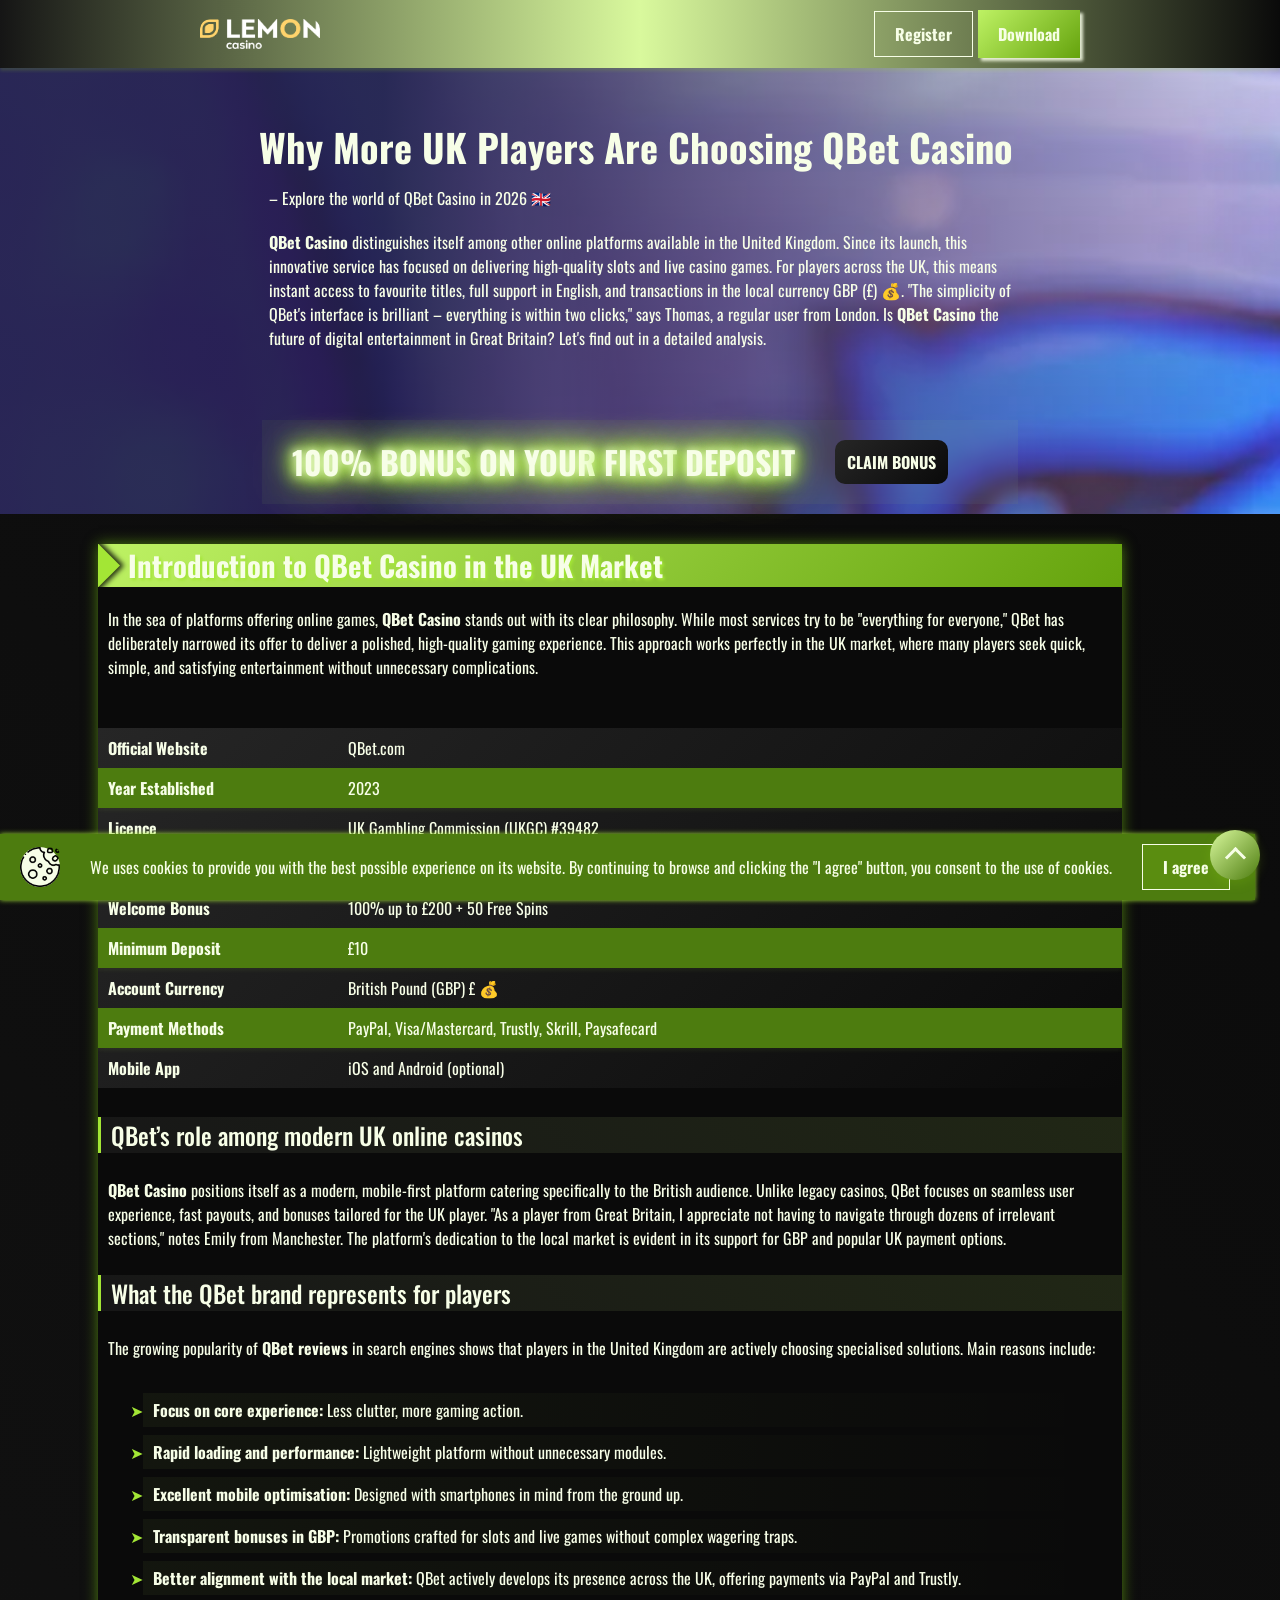
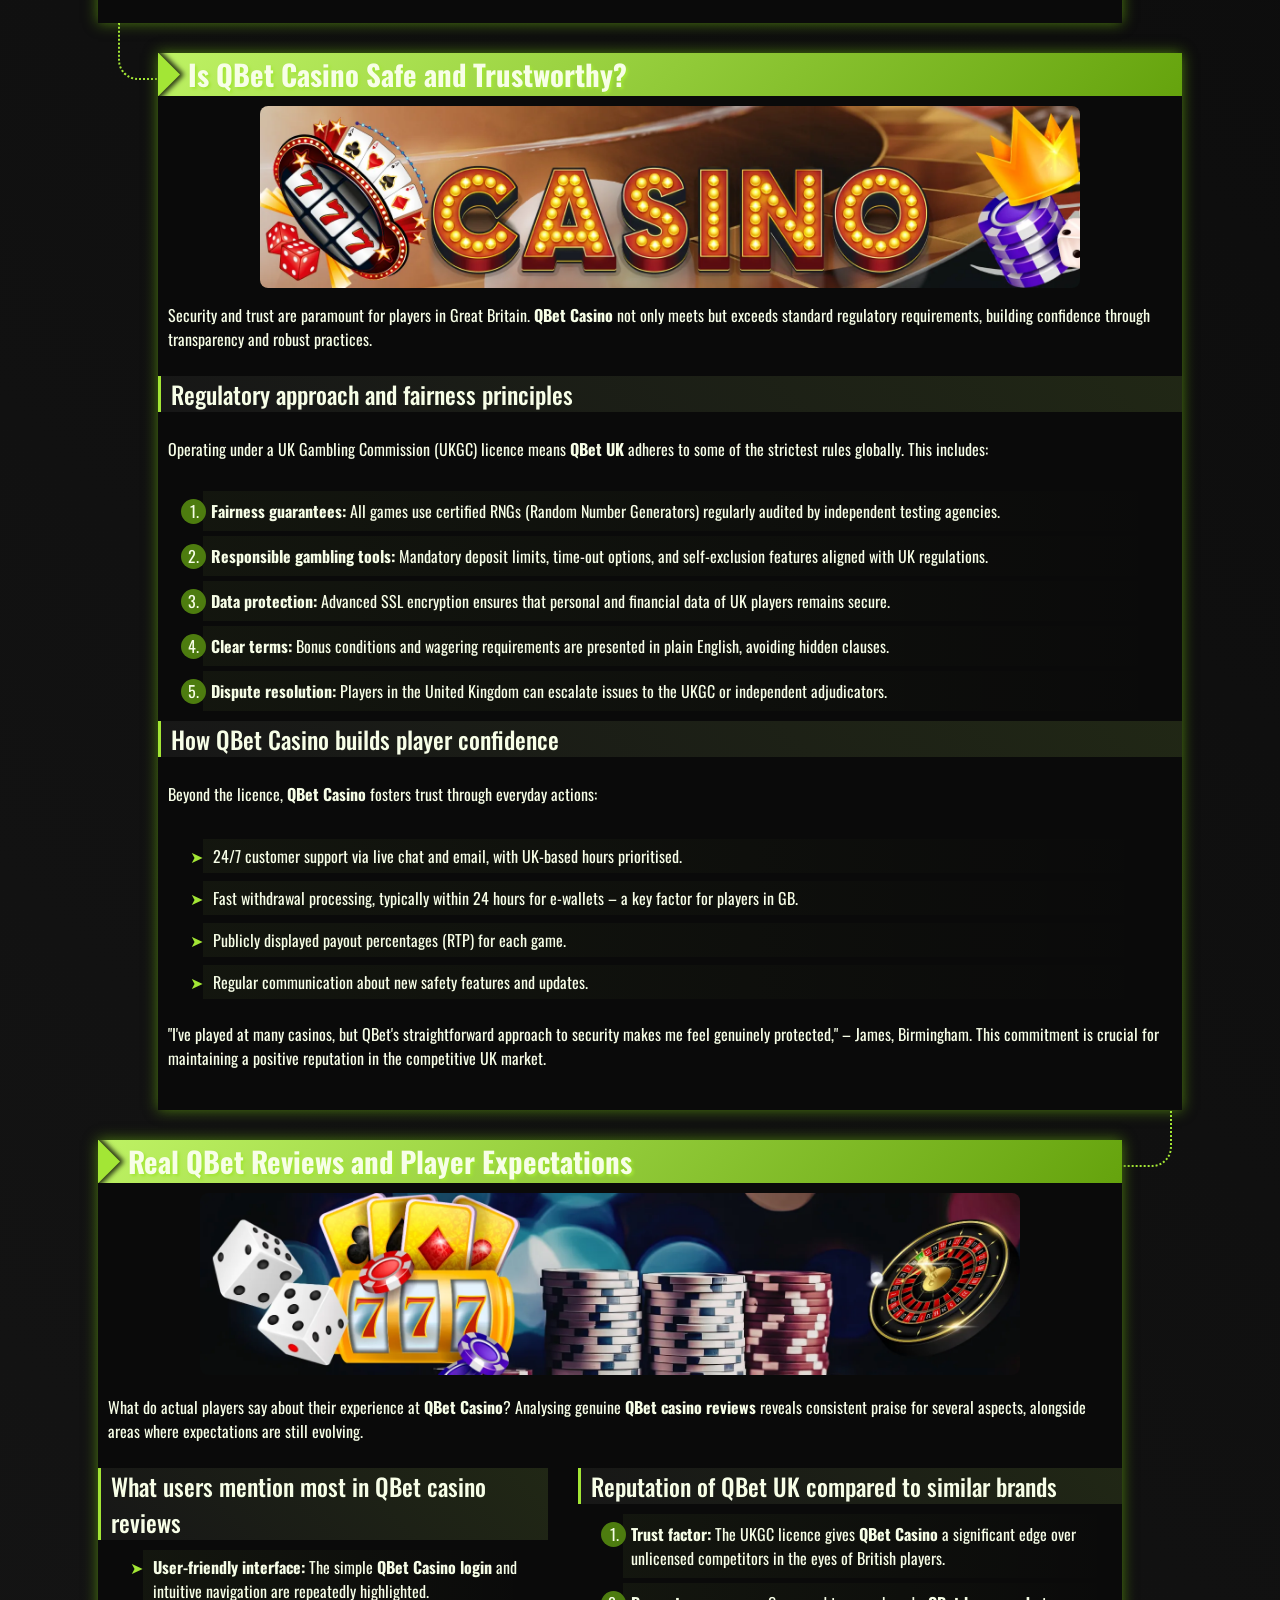
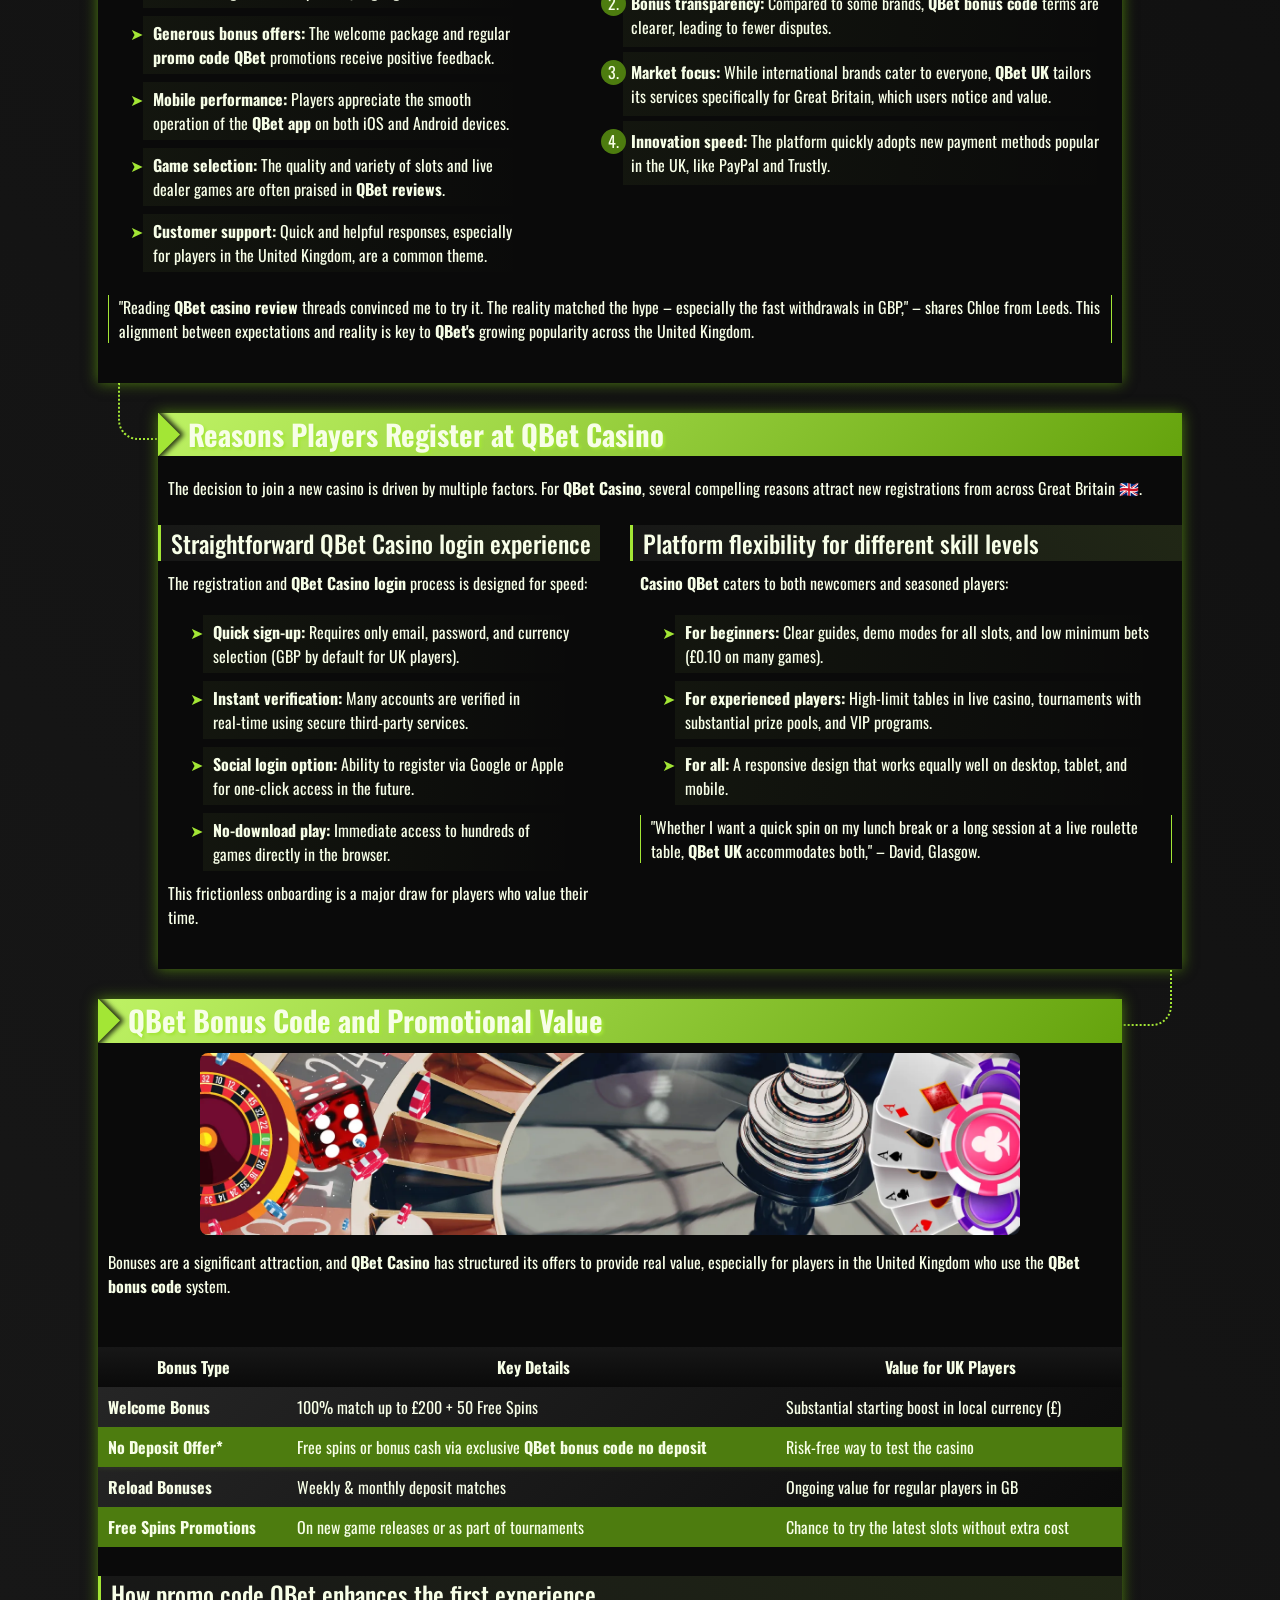
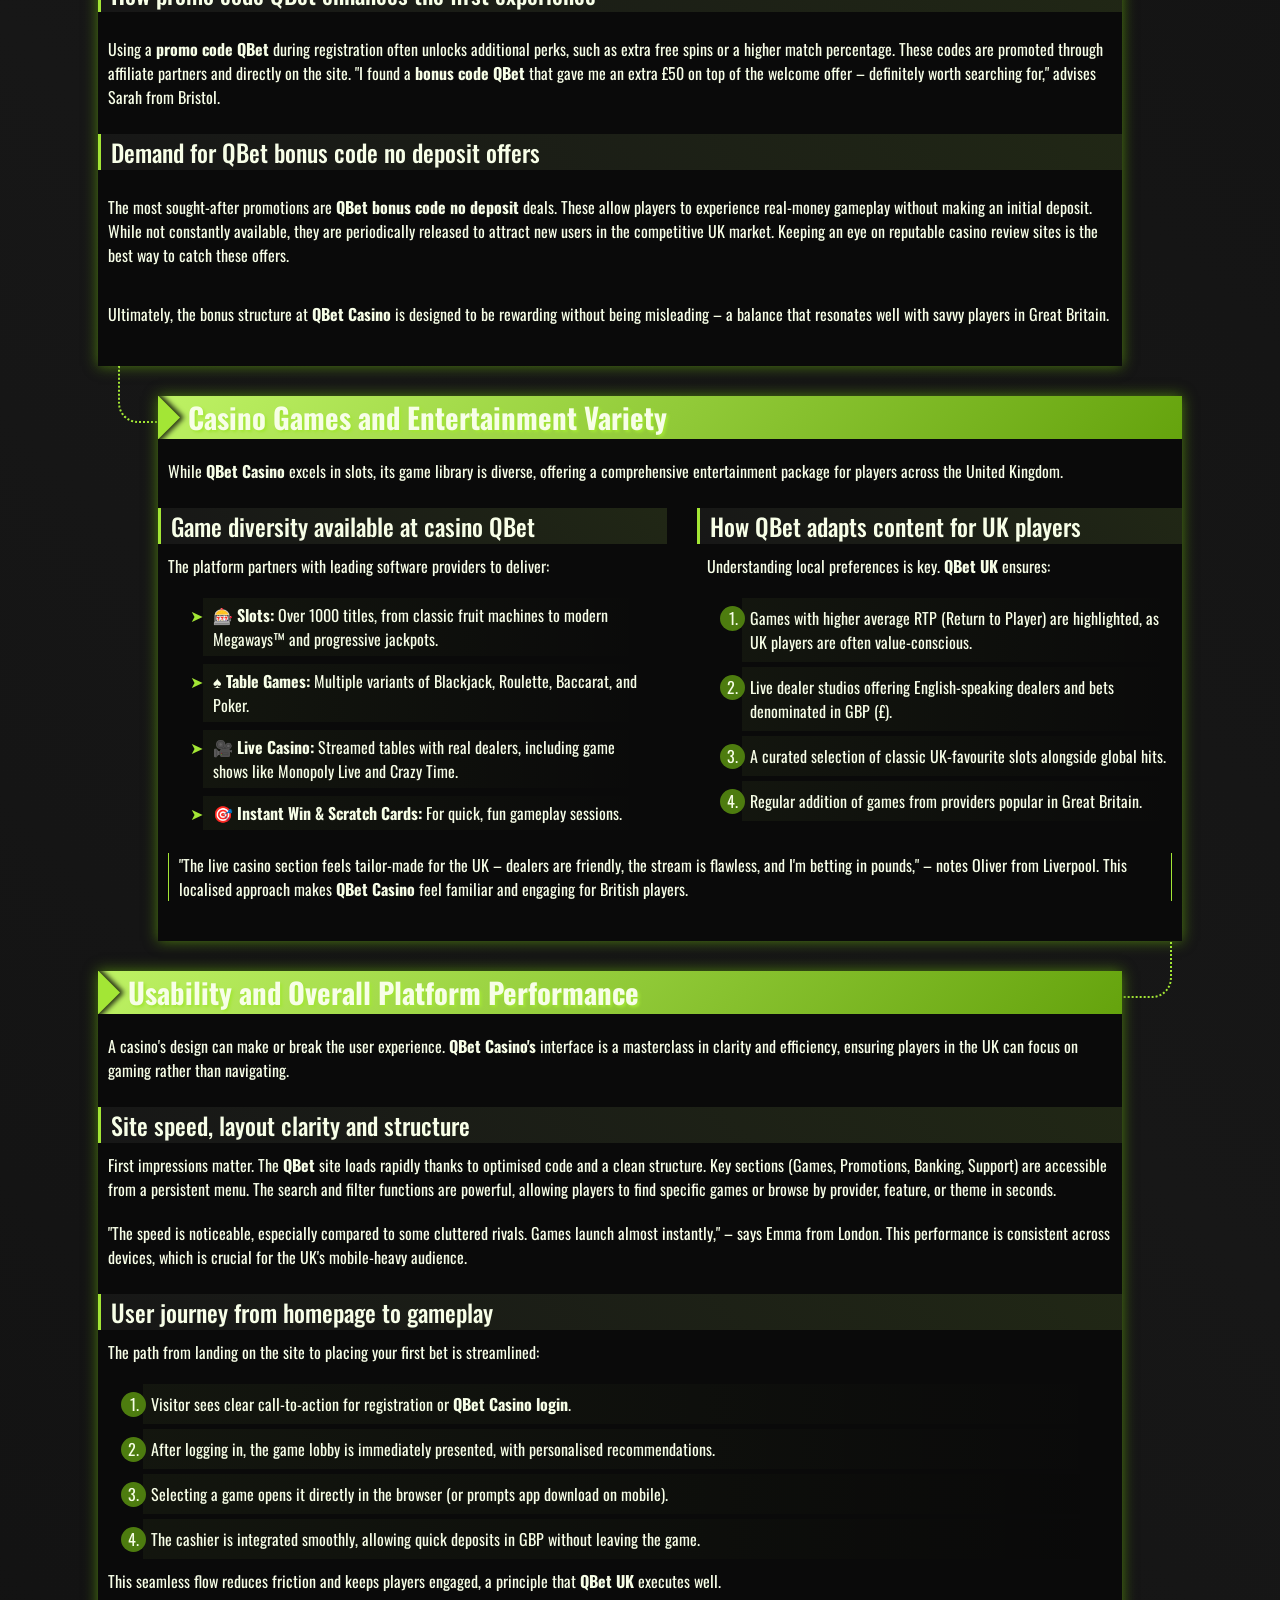
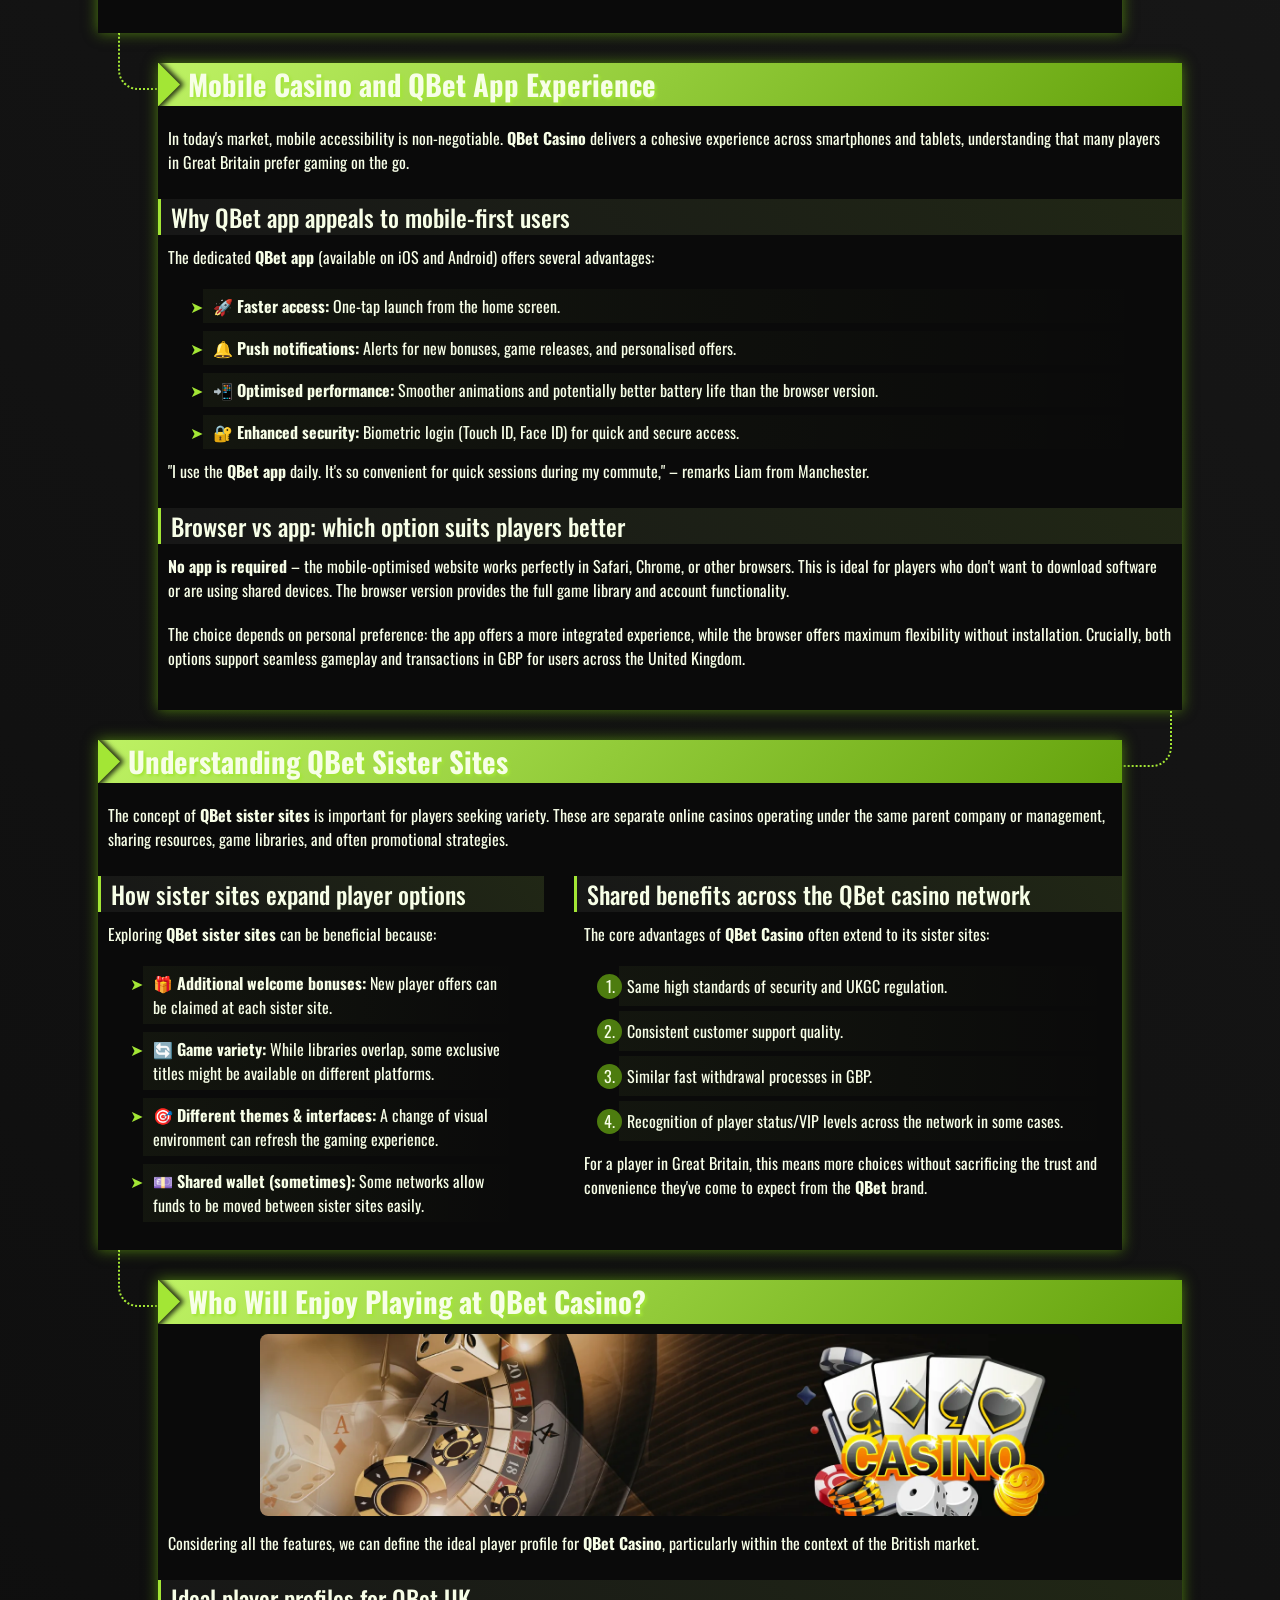
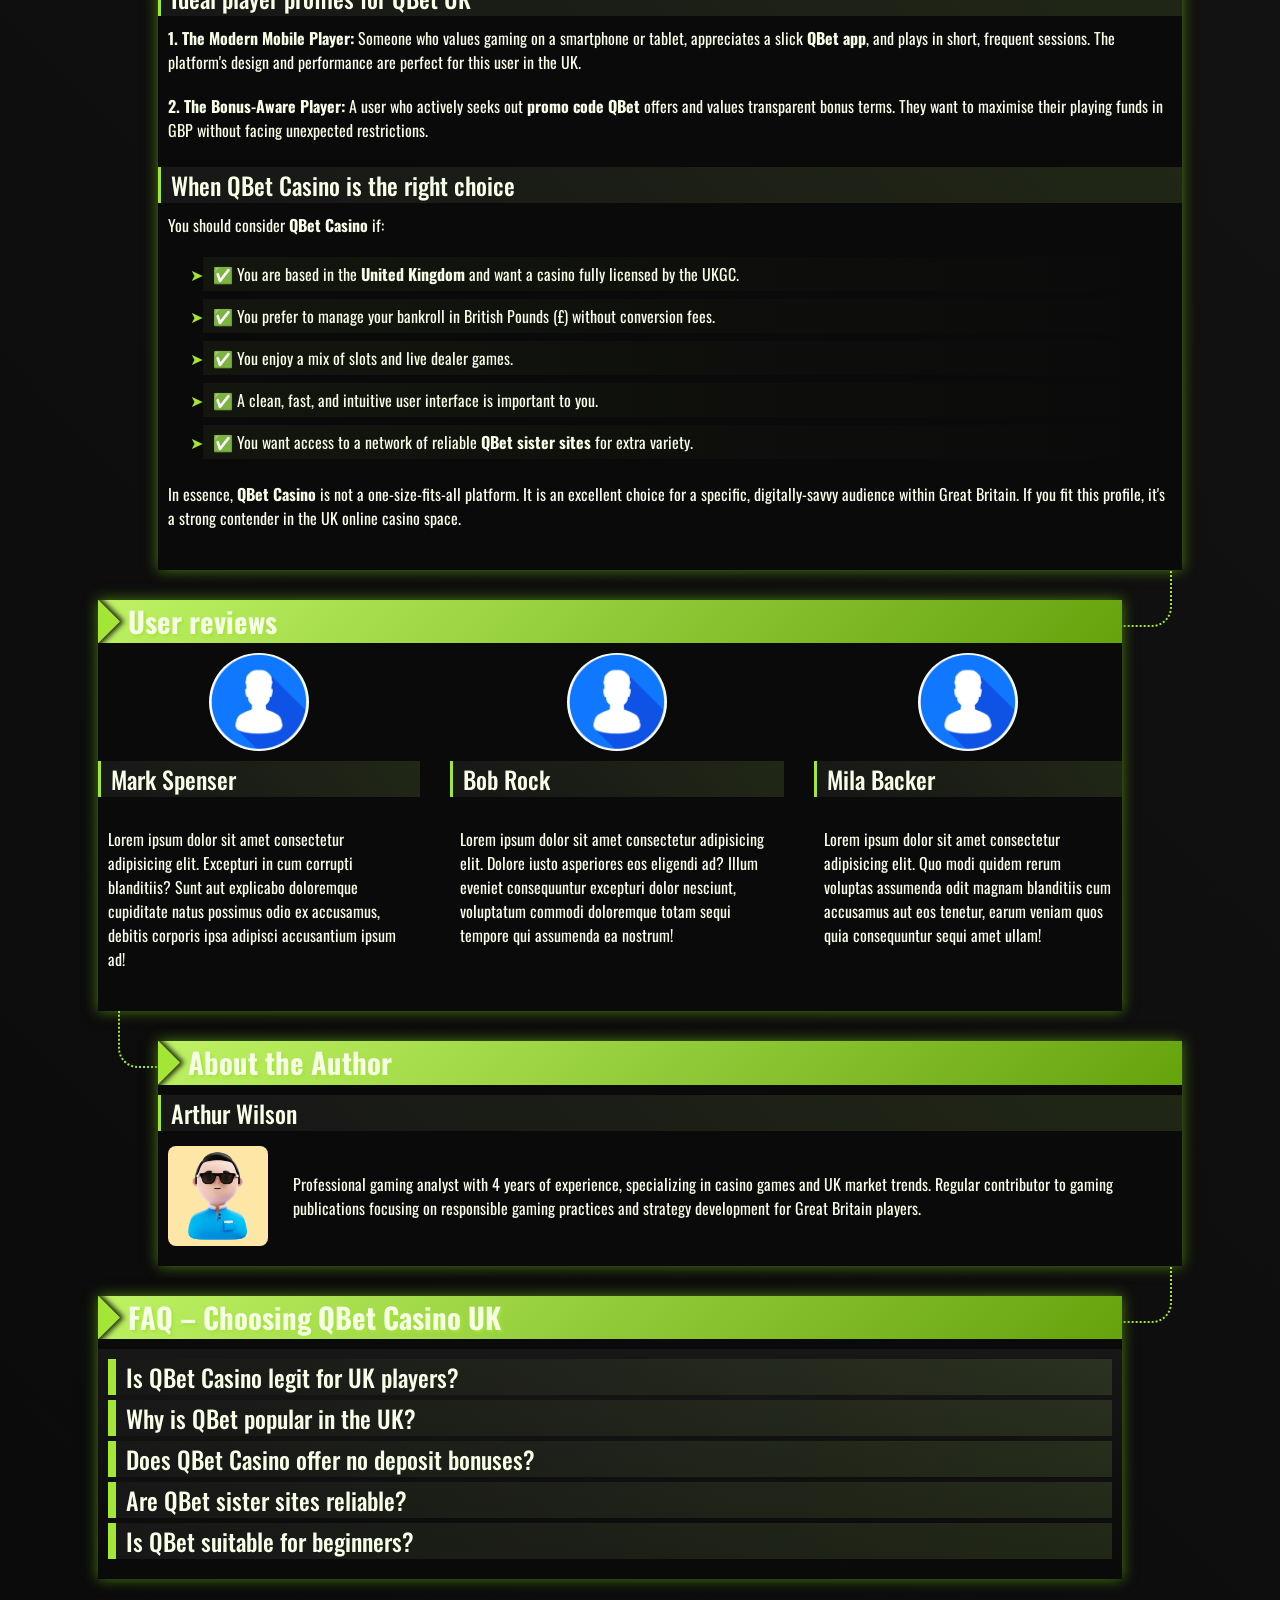
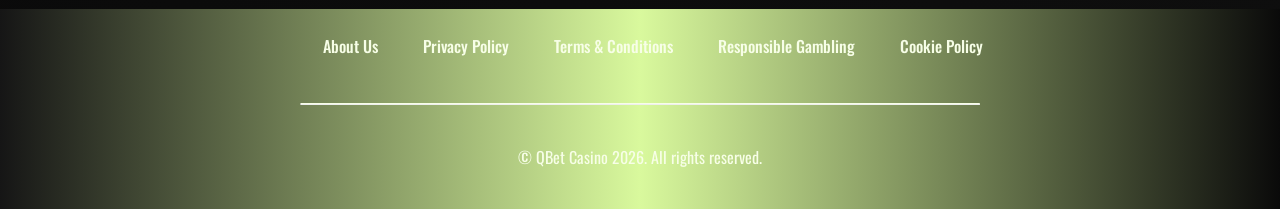
<file: index.html>
<!DOCTYPE html>
<html lang="en">

<head>
    <meta charset="UTF-8">
    <meta name="viewport" content="width=device-width, initial-scale=1.0">
    <link rel="stylesheet" href="style.css">
    <link rel="shortcut icon" href="favicon.ico" type="image/x-icon">
    <title>Why QBet Casino UK Is Gaining Popularity Among Players</title>
    <meta name="description"
        content="Learn why QBet Casino UK stands out: player-focused design, bonus codes, mobile access, sister sites and trusted reviews.">
<meta name="googlebot" content="index, follow, noarchive, max-snippet:-1">
    <link rel="alternate" hreflang="en-GB" href="https://vanessaswhimsicalworld.co.uk/en-gb/">
    <link rel="alternate" hreflang="x-default" href="https://vanessaswhimsicalworld.co.uk/">
    <link rel="canonical" href="https://vanessaswhimsicalworld.co.uk/en-gb/">

    <meta property="og:type" content="website" />
    <meta property="og:title" content="Why QBet Casino UK Is Gaining Popularity Among Players" />
    <meta property="og:description"
        content="Learn why QBet Casino UK stands out: player-focused design, bonus codes, mobile access, sister sites and trusted reviews." />
    <meta property="og:url" content="https://vanessaswhimsicalworld.co.uk/" />
    <meta property="og:site_name" content="QBet Casino" />
    <meta property="og:image" content="https://vanessaswhimsicalworld.co.uk/img/1.webp" />
    <meta property="og:locale" content="en_GB" />

    <meta name="twitter:card" content="summary_large_image" />
    <meta name="twitter:title" content="Why QBet Casino UK Is Gaining Popularity Among Players" />
    <meta name="twitter:description"
        content="Learn why QBet Casino UK stands out: player-focused design, bonus codes, mobile access, sister sites and trusted reviews." />
    <meta name="twitter:image" content="https://vanessaswhimsicalworld.co.uk/img/1.webp" />

    <script type="application/ld+json">
    {
        "@context": "https://schema.org",
        "@type": "Article",
        "headline": "Why QBet Casino UK Is Gaining Popularity Among Players",
        "description": "Learn why QBet Casino UK stands out: player-focused design, bonus codes, mobile access, sister sites and trusted reviews.",
        "mainEntityOfPage": {
            "@type": "WebPage",
            "@id": "https://vanessaswhimsicalworld.co.uk/"
        },
        "author": {
            "@type": "Person",
            "name": "John Smith",
            "url": "https://vanessaswhimsicalworld.co.uk/"
        },
        "publisher": {
            "@type": "Organization",
            "name": "QBet Casino",
            "logo": {
                "@type": "ImageObject",
                "url": "https://vanessaswhimsicalworld.co.uk/img/logo.webp"
            }
        },
        "datePublished": "2026-01-22",
        "dateModified": "2026-01-22"
    }
    </script>

    <script type="application/ld+json">
    {
        "@context": "https://schema.org",
        "@type": "WebSite",
        "url": "https://vanessaswhimsicalworld.co.uk/",
        "name": "QBet Casino",
        "description": "QBet in the United Kingdom: gaming platform, bonuses, and comprehensive reviews.",
        "inLanguage": "en-GB"
    }
    </script>

    <script type="application/ld+json">
    {
        "@context": "https://schema.org",
        "@type": "BreadcrumbList",
        "itemListElement": [{
                "@type": "ListItem",
                "position": 1,
                "name": "Home",
                "item": "https://vanessaswhimsicalworld.co.uk/"
            },
            {
                "@type": "ListItem",
                "position": 2,
                "name": "🎰 +100%",
                "item": "https://vanessaswhimsicalworld.co.uk/"
            }
        ]
    }
    </script>

    <script type="application/ld+json">
    {
      "@context": "https://schema.org",
      "@type": "FAQPage",
      "mainEntity": [
        {
          "@type": "Question",
          "name": "Is QBet Casino legit for UK players?",
          "acceptedAnswer": {
            "@type": "Answer",
            "text": "Yes, QBet Casino operates legally in the UK under a licence from the UK Gambling Commission (UKGC), ensuring fair play and security for all players in Great Britain."
          }
        },
        {
          "@type": "Question",
          "name": "Why is QBet popular in the UK?",
          "acceptedAnswer": {
            "@type": "Answer",
            "text": "QBet Casino's focus on the UK market means tailored bonuses in GBP (£), local payment methods, and an intuitive mobile experience, making it a top choice for players across the United Kingdom."
          }
        },
        {
          "@type": "Question",
          "name": "Does QBet Casino offer no deposit bonuses?",
          "acceptedAnswer": {
            "@type": "Answer",
            "text": "QBet occasionally provides no deposit offers through exclusive bonus codes. Check the promotions page or trusted affiliate sites for the latest QBet bonus code no deposit opportunities."
          }
        },
        {
          "@type": "Question",
          "name": "Are QBet sister sites reliable?",
          "acceptedAnswer": {
            "@type": "Answer",
            "text": "Yes, QBet sister sites operate under the same stringent regulatory standards, offering a consistent and secure experience for UK players."
          }
        },
        {
          "@type": "Question",
          "name": "Is QBet suitable for beginners?",
          "acceptedAnswer": {
            "@type": "Answer",
            "text": "Absolutely. The straightforward QBet Casino login, clear interface, and helpful guides make casino QBet an excellent starting point for new players in the UK."
          }
        }
      ]
    }
    </script>
</head>

<body>
    <header>
        <div class="logo">
            <a href="/"><img src="./img/logo.webp" alt="QBet Casino logo" width="140" height="70"></a>
        </div>
        <div class="header-btn">
            <a href="/play/" rel="nofollow" content="noindex" class="h-violet-btn">Register</a>
            <a href="/play/" rel="nofollow" content="noindex" class="h-accent-btn">Download</a>
        </div>
    </header>

    <main>
        <div class="promo">
            <div class="promo-l ">
                <h1>Why More UK Players Are Choosing QBet Casino</h1>
                <p class="txt">
                    – Explore the world of QBet Casino in 2026 🇬🇧
                </p>
                <p class="txt">
                    <strong>QBet Casino</strong> distinguishes itself among other online platforms available in the
                    United Kingdom. Since its launch, this innovative service has focused on delivering high-quality
                    slots and live casino games. For players across the UK, this means instant access to favourite
                    titles, full support in English, and transactions in the local currency GBP (£) 💰. "The simplicity
                    of QBet's interface is brilliant – everything is within two clicks," says Thomas, a regular user
                    from London. Is <strong>QBet Casino</strong> the future of digital entertainment in Great Britain?
                    Let's find out in a detailed analysis.
                </p>
            </div>

            <div class="promo-gift">
                <p class="txt-accent">
                    <span class="fast-flicker">100% bonus</span> on your <span class="flicker">first</span> deposit
                </p>

                <a href="/play/" rel="nofollow" content="noindex" class="btn-accent">Claim Bonus</a>
            </div>
        </div>

        <div class="wrapper">

            <div class="container" id="">
                <div class="container__header">
                    <h2>Introduction to QBet Casino in the UK Market</h2>
                </div>
                <div class="container__body">
                    <p class="txt">
                        In the sea of platforms offering online games, <strong>QBet Casino</strong> stands out with its
                        clear philosophy. While most services try to be "everything for everyone," QBet has deliberately
                        narrowed its offer to deliver a polished, high-quality gaming experience. This approach works
                        perfectly in the UK market, where many players seek quick, simple, and satisfying entertainment
                        without unnecessary complications.
                    </p>
                    <div class="table-wrapper">
                        <table>
                            <tbody>
                                <tr>
                                    <td class="row-title">Official Website</td>
                                    <td>QBet.com</td>
                                </tr>
                                <tr>
                                    <td class="row-title">Year Established</td>
                                    <td>2023</td>
                                </tr>
                                <tr>
                                    <td class="row-title">Licence</td>
                                    <td>UK Gambling Commission (UKGC) #39482</td>
                                </tr>
                                <tr>
                                    <td class="row-title">Game Providers</td>
                                    <td>NetEnt, Play'n GO, Pragmatic Play, Evolution Gaming, Big Time Gaming</td>
                                </tr>
                                <tr>
                                    <td class="row-title">Welcome Bonus</td>
                                    <td>100% up to £200 + 50 Free Spins</td>
                                </tr>
                                <tr>
                                    <td class="row-title">Minimum Deposit</td>
                                    <td>£10</td>
                                </tr>
                                <tr>
                                    <td class="row-title">Account Currency</td>
                                    <td>British Pound (GBP) £ 💰</td>
                                </tr>
                                <tr>
                                    <td class="row-title">Payment Methods</td>
                                    <td>PayPal, Visa/Mastercard, Trustly, Skrill, Paysafecard</td>
                                </tr>
                                <tr>
                                    <td class="row-title">Mobile App</td>
                                    <td>iOS and Android (optional)</td>
                                </tr>
                            </tbody>
                        </table>
                    </div>
                    <h3>QBet’s role among modern UK online casinos</h3>
                    <p class="txt">
                        <strong>QBet Casino</strong> positions itself as a modern, mobile-first platform catering
                        specifically to the British audience. Unlike legacy casinos, QBet focuses on seamless user
                        experience, fast payouts, and bonuses tailored for the UK player. "As a player from Great
                        Britain, I
                        appreciate not having to navigate through dozens of irrelevant sections," notes Emily from
                        Manchester. The platform's dedication to the local market is evident in its support for GBP and
                        popular UK payment options.
                    </p>
                    <h3>What the QBet brand represents for players</h3>
                    <p class="txt">
                        The growing popularity of <strong>QBet reviews</strong> in search engines shows that players in
                        the
                        United Kingdom are actively choosing specialised solutions. Main reasons include:
                    </p>
                    <ul class="item-list">
                        <li><strong>Focus on core experience:</strong> Less clutter, more gaming action.</li>
                        <li><strong>Rapid loading and performance:</strong> Lightweight platform without unnecessary
                            modules.</li>
                        <li><strong>Excellent mobile optimisation:</strong> Designed with smartphones in mind from
                            the
                            ground up.</li>
                        <li><strong>Transparent bonuses in GBP:</strong> Promotions crafted for slots and live games
                            without complex wagering traps.</li>
                        <li><strong>Better alignment with the local market:</strong> QBet actively develops its
                            presence across the UK, offering payments via PayPal and Trustly.</li>
                    </ul>
                </div>
            </div>

            <div class="container" id="inscription">
                <div class="container__header">
                    <h2>Is QBet Casino Safe and Trustworthy?</h2>
                </div>
                <div class="container__body">
                    <div class="img">
                        <img src="./img/2.webp" alt="QBet Casino Registration" width="1000" height="800">
                    </div>
                    <p class="txt">
                        Security and trust are paramount for players in Great Britain. <strong>QBet Casino</strong> not
                        only
                        meets but exceeds standard regulatory requirements, building confidence through transparency and
                        robust practices.
                    </p>
                    <h3>Regulatory approach and fairness principles</h3>
                    <p class="txt">
                        Operating under a UK Gambling Commission (UKGC) licence means <strong>QBet UK</strong> adheres
                        to
                        some of the strictest rules globally. This includes:
                    </p>
                    <ol>
                        <li><strong>Fairness guarantees:</strong> All games use certified RNGs (Random Number
                            Generators)
                            regularly audited by independent testing agencies.</li>
                        <li><strong>Responsible gambling tools:</strong> Mandatory deposit limits, time‑out options, and
                            self‑exclusion features aligned with UK regulations.</li>
                        <li><strong>Data protection:</strong> Advanced SSL encryption ensures that personal and
                            financial
                            data of UK players remains secure.</li>
                        <li><strong>Clear terms:</strong> Bonus conditions and wagering requirements are presented in
                            plain
                            English, avoiding hidden clauses.</li>
                        <li><strong>Dispute resolution:</strong> Players in the United Kingdom can escalate issues to
                            the
                            UKGC or independent adjudicators.</li>
                    </ol>
                    <h3>How QBet Casino builds player confidence</h3>
                    <p class="txt">
                        Beyond the licence, <strong>QBet Casino</strong> fosters trust through everyday actions:
                    </p>
                    <ul>
                        <li> 24/7 customer support via live chat and email, with UK‑based hours prioritised.</li>
                        <li> Fast withdrawal processing, typically within 24 hours for e‑wallets – a key factor for
                            players
                            in GB.</li>
                        <li> Publicly displayed payout percentages (RTP) for each game.</li>
                        <li> Regular communication about new safety features and updates.</li>
                    </ul>
                    <p class="txt">
                        "I've played at many casinos, but QBet's straightforward approach to security makes me feel
                        genuinely protected," – James, Birmingham. This commitment is crucial for maintaining a positive
                        reputation in the competitive UK market.
                    </p>
                </div>
            </div>

            <div class="container" id="review">
                <div class="container__header">
                    <h2>Real QBet Reviews and Player Expectations</h2>
                </div>
                <div class="img">
                    <img src="./img/1.webp" alt="QBet Casino Bonus" width="1000" height="800">
                </div>
                <div class="container__body">
                    <p class="txt">
                        What do actual players say about their experience at <strong>QBet Casino</strong>? Analysing
                        genuine
                        <strong>QBet casino reviews</strong> reveals consistent praise for several aspects, alongside
                        areas
                        where expectations are still evolving.
                    </p>
                    <div class="comparison-list">
                        <div>
                            <h3>What users mention most in QBet casino reviews</h3>
                            <ul>
                                <li><strong>User‑friendly interface:</strong> The simple <strong>QBet Casino
                                        login</strong>
                                    and intuitive navigation are repeatedly highlighted.</li>
                                <li><strong>Generous bonus offers:</strong> The welcome package and regular
                                    <strong>promo
                                        code QBet</strong> promotions receive positive feedback.
                                </li>
                                <li><strong>Mobile performance:</strong> Players appreciate the smooth operation of the
                                    <strong>QBet app</strong> on both iOS and Android devices.
                                </li>
                                <li><strong>Game selection:</strong> The quality and variety of slots and live dealer
                                    games
                                    are often praised in <strong>QBet reviews</strong>.</li>
                                <li><strong>Customer support:</strong> Quick and helpful responses, especially for
                                    players
                                    in the United Kingdom, are a common theme.</li>
                            </ul>
                        </div>
                        <div>
                            <h3>Reputation of QBet UK compared to similar brands</h3>
                            <ol>
                                <li><strong>Trust factor:</strong> The UKGC licence gives <strong>QBet Casino</strong> a
                                    significant edge over unlicensed competitors in the eyes of British players.</li>
                                <li><strong>Bonus transparency:</strong> Compared to some brands, <strong>QBet bonus
                                        code</strong> terms are clearer, leading to fewer disputes.</li>
                                <li><strong>Market focus:</strong> While international brands cater to everyone,
                                    <strong>QBet UK</strong> tailors its services specifically for Great Britain, which
                                    users notice and value.
                                </li>
                                <li><strong>Innovation speed:</strong> The platform quickly adopts new payment methods
                                    popular in the UK, like PayPal and Trustly.</li>
                            </ol>
                        </div>
                    </div>
                    <p class="txt quote">
                        "Reading <strong>QBet casino review</strong> threads convinced me to try it. The reality matched
                        the
                        hype – especially the fast withdrawals in GBP," – shares Chloe from Leeds. This alignment
                        between
                        expectations and reality is key to <strong>QBet's</strong> growing popularity across the United
                        Kingdom.
                    </p>
                </div>
            </div>
            <div class="container" id="games">
                <div class="container__header">
                    <h2>Reasons Players Register at QBet Casino</h2>
                </div>
                <div class="container__body">
                    <p class="txt">
                        The decision to join a new casino is driven by multiple factors. For <strong>QBet
                            Casino</strong>,
                        several compelling reasons attract new registrations from across Great Britain 🇬🇧.
                    </p>
                    <div class="comparison-list">
                        <div>
                            <h3>Straightforward QBet Casino login experience</h3>
                            <p class="txt">
                                The registration and <strong>QBet Casino login</strong> process is designed for speed:
                            </p>
                            <ul>
                                <li><strong>Quick sign‑up:</strong> Requires only email, password, and currency
                                    selection
                                    (GBP by default for UK players).</li>
                                <li><strong>Instant verification:</strong> Many accounts are verified in real‑time using
                                    secure third‑party services.</li>
                                <li><strong>Social login option:</strong> Ability to register via Google or Apple for
                                    one‑click access in the future.</li>
                                <li><strong>No‑download play:</strong> Immediate access to hundreds of games directly in
                                    the
                                    browser.</li>
                            </ul>
                            <p class="txt">
                                This frictionless onboarding is a major draw for players who value their time.
                            </p>
                        </div>
                        <div>
                            <h3>Platform flexibility for different skill levels</h3>
                            <p class="txt">
                                <strong>Casino QBet</strong> caters to both newcomers and seasoned players:
                            </p>
                            <ul>
                                <li><strong>For beginners:</strong> Clear guides, demo modes for all slots, and low
                                    minimum
                                    bets (£0.10 on many games).</li>
                                <li><strong>For experienced players:</strong> High‑limit tables in live casino,
                                    tournaments
                                    with substantial prize pools, and VIP programs.</li>
                                <li><strong>For all:</strong> A responsive design that works equally well on desktop,
                                    tablet, and mobile.</li>
                            </ul>
                            <p class="txt quote">
                                "Whether I want a quick spin on my lunch break or a long session at a live roulette
                                table,
                                <strong>QBet UK</strong> accommodates both," – David, Glasgow.
                            </p>
                        </div>
                    </div>
                </div>
            </div>
            <div class="container" id="bonus">
                <div class="container__header">
                    <h2>QBet Bonus Code and Promotional Value</h2>
                </div>
                <div class="container__body">
                    <div class="img">
                        <img src="./img/3.webp" alt="QBet Bonus Code and Promotional Value" width="1000" height="800">
                    </div>
                    <p class="txt">
                        Bonuses are a significant attraction, and <strong>QBet Casino</strong> has structured its offers
                        to
                        provide real value, especially for players in the United Kingdom who use the <strong>QBet bonus
                            code</strong> system.
                    </p>
                    <div class="table-wrapper">
                        <table>
                            <thead>
                                <tr>
                                    <th>Bonus Type</th>
                                    <th>Key Details</th>
                                    <th>Value for UK Players</th>
                                </tr>
                            </thead>
                            <tbody>
                                <tr>
                                    <td class="row-title">Welcome Bonus</td>
                                    <td>100% match up to £200 + 50 Free Spins</td>
                                    <td>Substantial starting boost in local currency (£)</td>
                                </tr>
                                <tr>
                                    <td class="row-title">No Deposit Offer*</td>
                                    <td>Free spins or bonus cash via exclusive <strong>QBet bonus code no
                                            deposit</strong>
                                    </td>
                                    <td>Risk‑free way to test the casino</td>
                                </tr>
                                <tr>
                                    <td class="row-title">Reload Bonuses</td>
                                    <td>Weekly & monthly deposit matches</td>
                                    <td>Ongoing value for regular players in GB</td>
                                </tr>
                                <tr>
                                    <td class="row-title">Free Spins Promotions</td>
                                    <td>On new game releases or as part of tournaments</td>
                                    <td>Chance to try the latest slots without extra cost</td>
                                </tr>
                            </tbody>
                        </table>
                    </div>
                    <h3>How promo code QBet enhances the first experience</h3>
                    <p class="txt">
                        Using a <strong>promo code QBet</strong> during registration often unlocks additional perks,
                        such as
                        extra free spins or a higher match percentage. These codes are promoted through affiliate
                        partners
                        and directly on the site. "I found a <strong>bonus code QBet</strong> that gave me an extra £50
                        on
                        top of the welcome offer – definitely worth searching for," advises Sarah from Bristol.
                    </p>
                    <h3>Demand for QBet bonus code no deposit offers</h3>
                    <p class="txt">
                        The most sought‑after promotions are <strong>QBet bonus code no deposit</strong> deals. These
                        allow
                        players to experience real‑money gameplay without making an initial deposit. While not
                        constantly
                        available, they are periodically released to attract new users in the competitive UK market.
                        Keeping
                        an eye on reputable casino review sites is the best way to catch these offers.
                    </p>
                    <p class="txt">
                        Ultimately, the bonus structure at <strong>QBet Casino</strong> is designed to be rewarding
                        without
                        being misleading – a balance that resonates well with savvy players in Great Britain.
                    </p>
                </div>
            </div>

            <div class="container" id="conseils">
                <div class="container__header">
                    <h2>Casino Games and Entertainment Variety</h2>
                </div>
                <div class="container__body">
                    <p class="txt">
                        While <strong>QBet Casino</strong> excels in slots, its game library is diverse, offering a
                        comprehensive entertainment package for players across the United Kingdom.
                    </p>
                    <div class="comparison-list">
                        <div>
                            <h3>Game diversity available at casino QBet</h3>
                            <p class="txt">
                                The platform partners with leading software providers to deliver:
                            </p>
                            <ul>
                                <li>🎰 <strong>Slots:</strong> Over 1000 titles, from classic fruit machines to modern
                                    Megaways™ and progressive jackpots.</li>
                                <li>♠️ <strong>Table Games:</strong> Multiple variants of Blackjack, Roulette, Baccarat,
                                    and
                                    Poker.</li>
                                <li>🎥 <strong>Live Casino:</strong> Streamed tables with real dealers, including game
                                    shows
                                    like Monopoly Live and Crazy Time.</li>
                                <li>🎯 <strong>Instant Win & Scratch Cards:</strong> For quick, fun gameplay sessions.
                                </li>
                            </ul>
                        </div>
                        <div>
                            <h3>How QBet adapts content for UK players</h3>
                            <p class="txt">
                                Understanding local preferences is key. <strong>QBet UK</strong> ensures:
                            </p>
                            <ol>
                                <li>Games with higher average RTP (Return to Player) are highlighted, as UK players are
                                    often value‑conscious.</li>
                                <li>Live dealer studios offering English‑speaking dealers and bets denominated in GBP
                                    (£).
                                </li>
                                <li>A curated selection of classic UK‑favourite slots alongside global hits.</li>
                                <li>Regular addition of games from providers popular in Great Britain.</li>
                            </ol>
                        </div>
                    </div>
                    <p class="txt quote">
                        "The live casino section feels tailor‑made for the UK – dealers are friendly, the stream is
                        flawless, and I'm betting in pounds," – notes Oliver from Liverpool. This localised approach
                        makes
                        <strong>QBet Casino</strong> feel familiar and engaging for British players.
                    </p>
                </div>
            </div>

            <div class="container" id="mobile">
                <div class="container__header">
                    <h2>Usability and Overall Platform Performance</h2>
                </div>
                <div class="container__body">
                    <p class="txt">
                        A casino's design can make or break the user experience. <strong>QBet Casino's</strong>
                        interface is
                        a masterclass in clarity and efficiency, ensuring players in the UK can focus on gaming rather
                        than
                        navigating.
                    </p>
                    <div>
                        <h3>Site speed, layout clarity and structure</h3>
                        <p class="txt">
                            First impressions matter. The <strong>QBet</strong> site loads rapidly thanks to optimised
                            code and a clean structure. Key sections (Games, Promotions, Banking, Support) are
                            accessible from a persistent menu. The search and filter functions are powerful, allowing
                            players to find specific games or browse by provider, feature, or theme in seconds.
                        </p>
                        <p class="txt">
                            "The speed is noticeable, especially compared to some cluttered rivals. Games launch almost
                            instantly," – says Emma from London. This performance is consistent across devices, which is
                            crucial for the UK's mobile‑heavy audience.
                        </p>
                    </div>
                    <div>
                        <h3>User journey from homepage to gameplay</h3>
                        <p class="txt">
                            The path from landing on the site to placing your first bet is streamlined:
                        </p>
                        <ol>
                            <li>Visitor sees clear call‑to‑action for registration or <strong>QBet Casino
                                    login</strong>.</li>
                            <li>After logging in, the game lobby is immediately presented, with personalised
                                recommendations.</li>
                            <li>Selecting a game opens it directly in the browser (or prompts app download on mobile).
                            </li>
                            <li>The cashier is integrated smoothly, allowing quick deposits in GBP without leaving the
                                game.</li>
                        </ol>
                        <p class="txt">
                            This seamless flow reduces friction and keeps players engaged, a principle that <strong>QBet
                                UK</strong> executes well.
                        </p>
                    </div>
                </div>

            </div>

            <div class="container" id="demo">
                <div class="container__header">
                    <h2>Mobile Casino and QBet App Experience</h2>
                </div>
                <div class="container__body">
                    <p class="txt">
                        In today's market, mobile accessibility is non‑negotiable. <strong>QBet Casino</strong> delivers
                        a
                        cohesive experience across smartphones and tablets, understanding that many players in Great
                        Britain
                        prefer gaming on the go.
                    </p>
                    <div>
                        <h3>Why QBet app appeals to mobile‑first users</h3>
                        <p class="txt">
                            The dedicated <strong>QBet app</strong> (available on iOS and Android) offers several
                            advantages:
                        </p>
                        <ul>
                            <li>🚀 <strong>Faster access:</strong> One‑tap launch from the home screen.</li>
                            <li>🔔 <strong>Push notifications:</strong> Alerts for new bonuses, game releases, and
                                personalised offers.</li>
                            <li>📲 <strong>Optimised performance:</strong> Smoother animations and potentially better
                                battery life than the browser version.</li>
                            <li>🔐 <strong>Enhanced security:</strong> Biometric login (Touch ID, Face ID) for quick and
                                secure access.</li>
                        </ul>
                        <p class="txt">
                            "I use the <strong>QBet app</strong> daily. It's so convenient for quick sessions during my
                            commute," – remarks Liam from Manchester.
                        </p>
                    </div>
                    <div>
                        <h3>Browser vs app: which option suits players better</h3>
                        <p class="txt">
                            <strong>No app is required</strong> – the mobile‑optimised website works perfectly in
                            Safari, Chrome, or other browsers. This is ideal for players who don't want to download
                            software or are using shared devices. The browser version provides the full game library and
                            account functionality.
                        </p>
                        <p class="txt">
                            The choice depends on personal preference: the app offers a more integrated experience,
                            while the browser offers maximum flexibility without installation. Crucially, both options
                            support seamless gameplay and transactions in GBP for users across the United Kingdom.
                        </p>
                    </div>
                </div>
            </div>

            <div class="container" id="deposit">
                <div class="container__header">
                    <h2>Understanding QBet Sister Sites</h2>
                </div>
                <div class="container__body">
                    <p class="txt">
                        The concept of <strong>QBet sister sites</strong> is important for players seeking variety.
                        These
                        are separate online casinos operating under the same parent company or management, sharing
                        resources, game libraries, and often promotional strategies.
                    </p>
                    <div class="comparison-list">
                        <div>
                            <h3>How sister sites expand player options</h3>
                            <p class="txt">
                                Exploring <strong>QBet sister sites</strong> can be beneficial because:
                            </p>
                            <ul>
                                <li>🎁 <strong>Additional welcome bonuses:</strong> New player offers can be claimed at
                                    each
                                    sister site.</li>
                                <li>🔄 <strong>Game variety:</strong> While libraries overlap, some exclusive titles
                                    might
                                    be available on different platforms.</li>
                                <li>🎯 <strong>Different themes & interfaces:</strong> A change of visual environment
                                    can
                                    refresh the gaming experience.</li>
                                <li>💷 <strong>Shared wallet (sometimes):</strong> Some networks allow funds to be moved
                                    between sister sites easily.</li>
                            </ul>
                        </div>
                        <div>
                            <h3>Shared benefits across the QBet casino network</h3>
                            <p class="txt">
                                The core advantages of <strong>QBet Casino</strong> often extend to its sister sites:
                            </p>
                            <ol>
                                <li>Same high standards of security and UKGC regulation.</li>
                                <li>Consistent customer support quality.</li>
                                <li>Similar fast withdrawal processes in GBP.</li>
                                <li>Recognition of player status/VIP levels across the network in some cases.</li>
                            </ol>
                            <p class="txt">
                                For a player in Great Britain, this means more choices without sacrificing the trust and
                                convenience they've come to expect from the <strong>QBet</strong> brand.
                            </p>
                        </div>
                    </div>
                </div>
            </div>

            <div class="container" id="withdrawal">
                <div class="container__header">
                    <h2>Who Will Enjoy Playing at QBet Casino?</h2>
                </div>
                <div class="container__body">
                    <div class="img">
                        <img src="./img/4.webp" alt="Who Will Enjoy Playing at QBet Casino?" width="1000" height="800">
                    </div>
                    <p class="txt">
                        Considering all the features, we can define the ideal player profile for <strong>QBet
                            Casino</strong>, particularly within the context of the British market.
                    </p>
                    <div>
                        <h3>Ideal player profiles for QBet UK</h3>
                        <p class="txt">
                            <strong>1. The Modern Mobile Player:</strong> Someone who values gaming on a smartphone or
                            tablet, appreciates a slick <strong>QBet app</strong>, and plays in short, frequent
                            sessions. The platform's design and performance are perfect for this user in the UK.
                        </p>
                        <p class="txt">
                            <strong>2. The Bonus‑Aware Player:</strong> A user who actively seeks out <strong>promo code
                                QBet</strong> offers and values transparent bonus terms. They want to maximise their
                            playing funds in GBP without facing unexpected restrictions.
                        </p>
                    </div>
                    <div>
                        <h3>When QBet Casino is the right choice</h3>
                        <p class="txt">
                            You should consider <strong>QBet Casino</strong> if:
                        </p>
                        <ul>
                            <li>✅ You are based in the <strong>United Kingdom</strong> and want a casino fully licensed
                                by the UKGC.</li>
                            <li>✅ You prefer to manage your bankroll in British Pounds (£) without conversion fees.</li>
                            <li>✅ You enjoy a mix of slots and live dealer games.</li>
                            <li>✅ A clean, fast, and intuitive user interface is important to you.</li>
                            <li>✅ You want access to a network of reliable <strong>QBet sister sites</strong> for extra
                                variety.</li>
                        </ul>
                    </div>
                    <p class="txt">
                        In essence, <strong>QBet Casino</strong> is not a one‑size‑fits‑all platform. It is an excellent
                        choice for a specific, digitally‑savvy audience within Great Britain. If you fit this profile,
                        it's
                        a strong contender in the UK online casino space.
                    </p>
                </div>
            </div>

            <div class="container" id="user-reviews">
                <div class="container__header">
                    <h2>User reviews</h2>
                </div>
                <div class="container__body">
                    <div class="comparison-list">
                        <div class="rewiev-item">
                            <img src="./img/user.webp" alt="User1" class="user-img">
                            <h3>Mark Spenser</h3>
                            <p class="txt">Lorem ipsum dolor sit amet consectetur adipisicing elit. Excepturi in cum
                                corrupti blanditiis? Sunt aut explicabo doloremque cupiditate natus possimus odio ex
                                accusamus, debitis corporis ipsa adipisci accusantium ipsum ad!</p>
                        </div>
                        <div class="rewiev-item">
                            <img src="./img/user.webp" alt="user2" class="user-img">
                            <h3>Bob Rock</h3>
                            <p class="txt">Lorem ipsum dolor sit amet consectetur adipisicing elit. Dolore iusto
                                asperiores eos eligendi ad? Illum eveniet consequuntur excepturi dolor nesciunt,
                                voluptatum commodi doloremque totam sequi tempore qui assumenda ea nostrum!
                            </p>
                        </div>
                        <div class="rewiev-item">
                            <img src="./img/user.webp" alt="user3" class="user-img">
                            <h3>Mila Backer</h3>
                            <p class="txt">Lorem ipsum dolor sit amet consectetur adipisicing elit. Quo modi quidem
                                rerum voluptas assumenda odit magnam blanditiis cum accusamus aut eos tenetur, earum
                                veniam quos quia consequuntur sequi amet ullam!
                            </p>
                        </div>
                    </div>
                </div>
            </div>

            <div class="container" id="author">
                <div class="container__header">
                    <h2>About the Author</h2>
                </div>
                <div class="container__body">
                    <h3>Arthur Wilson</h3>
                    <div class="about-author">
                        <img src="./img/author.webp" alt="Author" class="author-img">
                        <p class="txt">Professional gaming analyst with 4 years of experience, specializing in casino
                            games
                            and UK market trends. Regular
                            contributor to gaming publications focusing on responsible gaming practices and strategy
                            development for Great Britain
                            players.</p>
                    </div>
                </div>
            </div>

            <div class="container" id="faq">
                <div class="container__header">
                    <h2>FAQ – Choosing QBet Casino UK</h2>
                </div>

                <div class="faq-content">
                    <details class="qa-content__item">
                        <summary>
                            <h3 class="qa-title">
                                Is QBet Casino legit for UK players?
                            </h3>
                        </summary>
                        <div class="qa-answaer">
                            Yes, absolutely. <strong>QBet Casino</strong> operates under a valid licence from the United
                            Kingdom Gambling Commission (UKGC), one of the most stringent regulators globally. This
                            ensures fair games, protection of player funds, and adherence to responsible gambling
                            standards for all users in Great Britain.
                        </div>
                    </details>

                    <details class="qa-content__item">
                        <summary>
                            <h3 class="qa-title">
                                Why is QBet popular in the UK?
                            </h3>
                        </summary>
                        <div class="qa-answaer">
                            <strong>QBet Casino</strong> has gained popularity in the <strong>UK</strong> due to its
                            focused approach on the local market. Key factors include: offering all transactions in GBP
                            (£), supporting UK‑favoured payment methods like PayPal, providing a superior mobile
                            experience via the <strong>QBet app</strong>, and maintaining transparent bonus terms.
                            Players in GB appreciate a platform that feels tailored to their needs.
                        </div>
                    </details>

                    <details class="qa-content__item">
                        <summary>
                            <h3 class="qa-title">
                                Does QBet Casino offer no deposit bonuses?
                            </h3>
                        </summary>
                        <div class="qa-answaer">
                            <strong>QBet Casino</strong> periodically releases <strong>no deposit bonus</strong> offers,
                            often accessible via a specific <strong>QBet bonus code no deposit</strong>. These
                            promotions provide free spins or a small amount of bonus cash without requiring an initial
                            deposit. They are ideal for new players in the United Kingdom to test the platform
                            risk‑free. Availability varies, so check the promotions page regularly.
                        </div>
                    </details>

                    <details class="qa-content__item">
                        <summary>
                            <h3 class="qa-title">
                                Are QBet sister sites reliable?
                            </h3>
                        </summary>
                        <div class="qa-answaer">
                            Yes, <strong>QBet sister sites</strong> are generally as reliable as the main <strong>QBet
                                Casino</strong> platform. They typically operate under the same or similar licences
                            (like the UKGC) and share the same commitment to security and fair play. For players across
                            the United Kingdom, this means you can explore different themed casinos within the network
                            with confidence, knowing your safety and rights are protected.
                        </div>
                    </details>

                    <details class="qa-content__item">
                        <summary>
                            <h3 class="qa-title">
                                Is QBet suitable for beginners?
                            </h3>
                        </summary>
                        <div class="qa-answaer">
                            Yes, <strong>QBet Casino</strong> is an excellent choice for beginners in the
                            <strong>UK</strong>. The registration and <strong>QBet Casino login</strong> process is
                            simple. The interface is clean and intuitive, preventing overwhelm. Most games offer a
                            "demo" or "play for fun" mode, allowing new players to learn rules without risking real
                            money. Furthermore, customer support is readily available to answer any questions from
                            newcomers in Great Britain.
                        </div>
                    </details>
                </div>
            </div>
        </div>
        <div class="top-btn">
            <a href="#"></a>
        </div>
        <input type="checkbox" id="cookie-check" class="cookie-checkbox" hidden>
        <div class="cookie-modal">
            <div class="icon">
                <img src="./img/cookie_icon.webp" alt="cookie icon">
            </div>
            <p class="txt">We uses cookies to provide you with the best possible experience on its
                website. By continuing to
                browse and clicking the "I agree" button, you consent to the use of cookies.</p>
            <label for="cookie-check" class="h-violet-btn agree">I agree</a>
        </div>
    </main>

    <footer>
        <ul class="f-nav">
            <li>
                <a href="/about-us/">About Us</a>
            </li>
            <li>
                <a href="/privacy-policy/">Privacy Policy</a>
            </li>
            <li>
                <a href="/terms-and-conditions/">Terms & Conditions</a>
            </li>
            <li>
                <a href="/responsible-gambling/">Responsible Gambling</a>
            </li>
            <li>
                <a href="/cookie-policy/">Cookie Policy</a>
            </li>
        </ul>


        <hr>

        <p class="txt">
            © QBet Casino 2026. All rights reserved.
        </p>
    </footer>
</body>

</html>
</file>
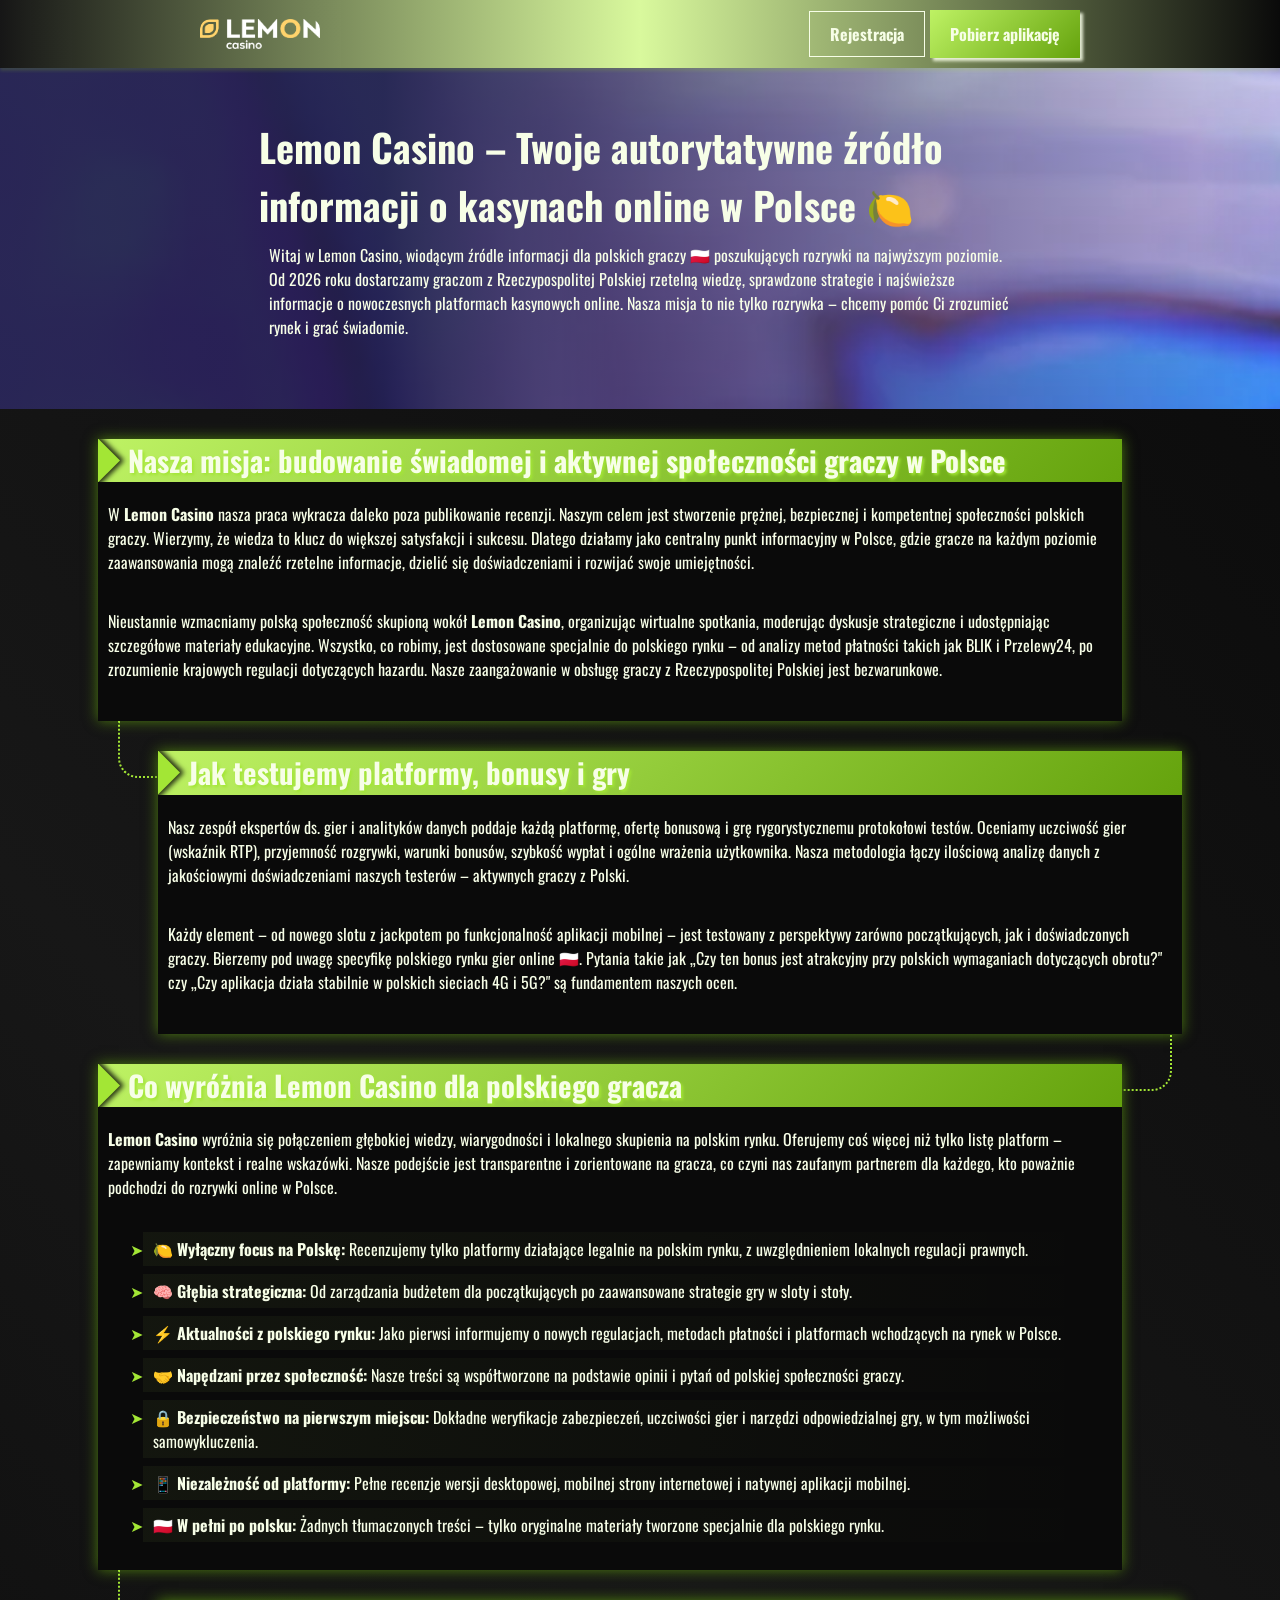
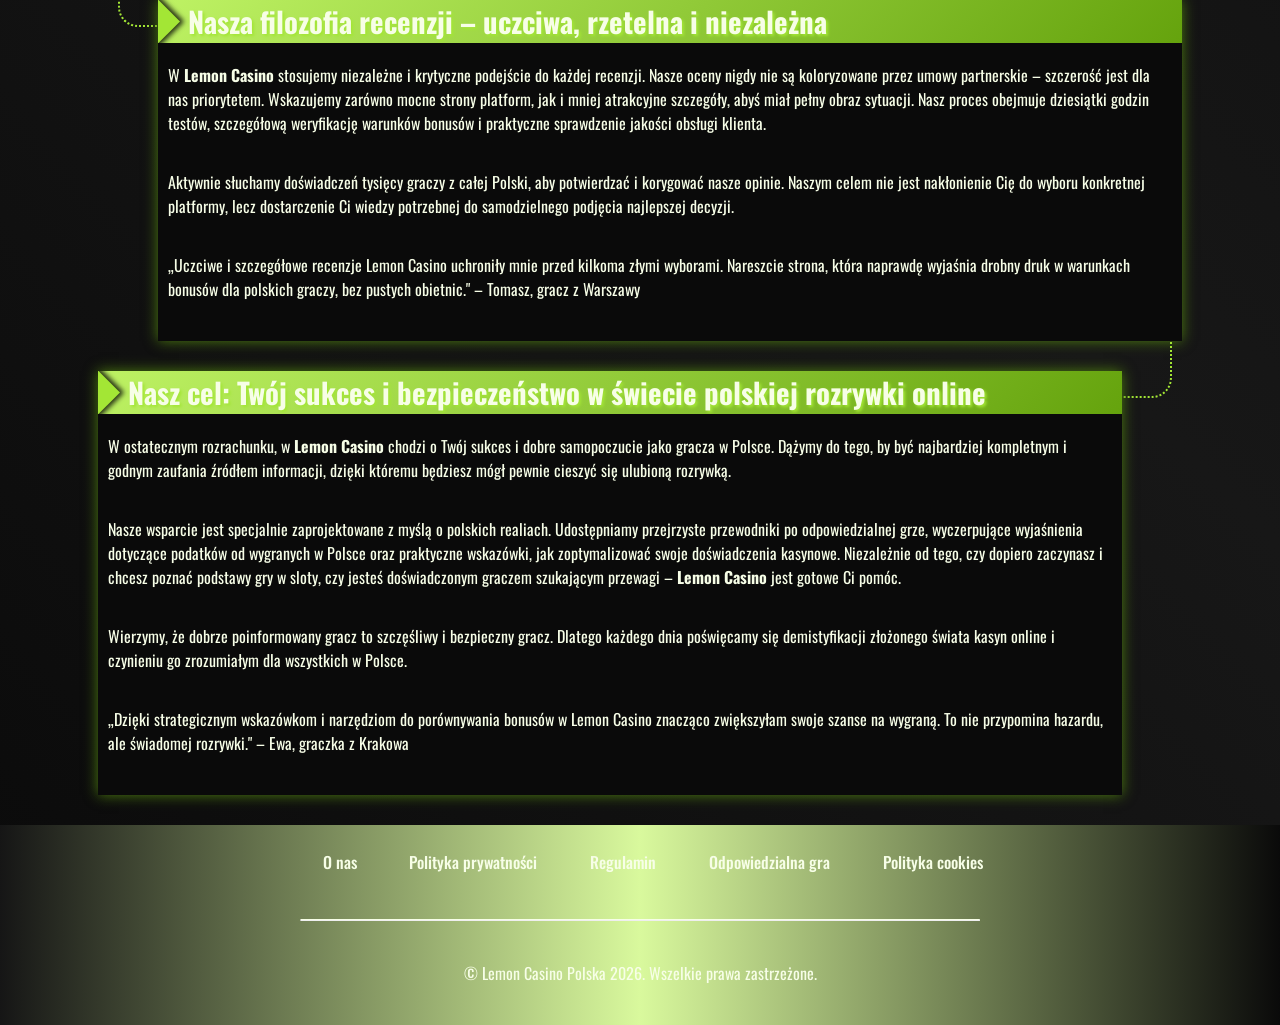
<file: about-us/index.html>
<!DOCTYPE html>
<html lang="pl">

<head>
    <meta charset="UTF-8">
    <meta name="viewport" content="width=device-width, initial-scale=1.0">
    <link rel="stylesheet" href="/style.css">
    <link rel="shortcut icon" href="/favicon.ico" type="image/x-icon">
    <title>Lemon Casino – Twoje zaufane źródło informacji o kasynach online w Polsce</title>
    <meta name="description"
        content="Odkryj wszystko o Lemon Casino: szczegółowe przewodniki, strategie wygrywania, porady ekspertów i najnowsze informacje dla graczy z Polski.">
    <meta name="googlebot" content="index,follow,noarchive">

    <link rel="canonical" href="https://feniksreda.pl/about-us/">

    <meta property="og:type" content="website" />
    <meta property="og:title" content="Lemon Casino – Twoje zaufane źródło informacji o kasynach online w Polsce" />
    <meta property="og:description"
        content="Odkryj wszystko o Lemon Casino: szczegółowe przewodniki, strategie wygrywania, porady ekspertów i najnowsze informacje dla graczy z Polski." />
    <meta property="og:url" content="https://feniksreda.pl/about-us/" />
    <meta property="og:site_name" content="Lemon Casino" />
    <meta property="og:image" content="https://feniksreda.pl/img/1.webp" />
    <meta property="og:locale" content="pl_PL" />

    <meta name="twitter:card" content="summary_large_image" />
    <meta name="twitter:title" content="Lemon Casino – Twoje zaufane źródło informacji o kasynach online w Polsce" />
    <meta name="twitter:description"
        content="Kompletne przewodniki i sprawdzone strategie dla graczy Lemon Casino w Polsce." />
    <meta name="twitter:image" content="https://feniksreda.pl/img/1.webp" />
</head>

<body>

    <header>
        <div class="logo">
            <a href="/"><img src="/img/logo.webp" alt="Lemon Casino logo" width="140" height="70"></a>
        </div>

        <div class="header-btn">
            <a href="/play/" rel="nofollow" content="noindex" class="h-violet-btn">Rejestracja</a>
            <a href="/play/" rel="nofollow" content="noindex" class="h-accent-btn">Pobierz aplikację</a>
        </div>
    </header>

    <main>
        <div class="promo">
            <div class="promo-l">
                <h1>Lemon Casino – Twoje autorytatywne źródło informacji o kasynach online w Polsce 🍋</h1>
                <p class="txt">
                    Witaj w Lemon Casino, wiodącym źródle informacji dla polskich graczy 🇵🇱 poszukujących rozrywki na
                    najwyższym poziomie. Od 2026 roku dostarczamy graczom z Rzeczypospolitej Polskiej rzetelną wiedzę,
                    sprawdzone strategie i najświeższe informacje o nowoczesnych platformach kasynowych online. Nasza
                    misja to nie tylko rozrywka – chcemy pomóc Ci zrozumieć rynek i grać świadomie.
                </p>
            </div>
        </div>

        <div class="wrapper">
            <div class="container">
                <div class="container__header">
                    <h2>Nasza misja: budowanie świadomej i aktywnej społeczności graczy w Polsce</h2>
                </div>
                <div class="container__body">
                    <p class="txt">
                        W <strong>Lemon Casino</strong> nasza praca wykracza daleko poza publikowanie recenzji. Naszym
                        celem jest stworzenie prężnej, bezpiecznej i kompetentnej społeczności polskich graczy.
                        Wierzymy, że wiedza to klucz do większej satysfakcji i sukcesu. Dlatego działamy jako
                        centralny punkt informacyjny w Polsce, gdzie gracze na każdym poziomie zaawansowania mogą
                        znaleźć rzetelne informacje, dzielić się doświadczeniami i rozwijać swoje umiejętności.
                    </p>
                    <p class="txt">
                        Nieustannie wzmacniamy polską społeczność skupioną wokół <strong>Lemon Casino</strong>,
                        organizując wirtualne spotkania, moderując dyskusje strategiczne i udostępniając szczegółowe
                        materiały edukacyjne. Wszystko, co robimy, jest dostosowane specjalnie do polskiego rynku –
                        od analizy metod płatności takich jak BLIK i Przelewy24, po zrozumienie krajowych regulacji
                        dotyczących hazardu. Nasze zaangażowanie w obsługę graczy z Rzeczypospolitej Polskiej jest
                        bezwarunkowe.
                    </p>
                </div>
            </div>

            <div class="container">
                <div class="container__header">
                    <h2>Jak testujemy platformy, bonusy i gry</h2>
                </div>
                <div class="container__body">
                    <p class="txt">
                        Nasz zespół ekspertów ds. gier i analityków danych poddaje każdą platformę, ofertę bonusową
                        i grę rygorystycznemu protokołowi testów. Oceniamy uczciwość gier (wskaźnik RTP), przyjemność
                        rozgrywki, warunki bonusów, szybkość wypłat i ogólne wrażenia użytkownika. Nasza metodologia
                        łączy ilościową analizę danych z jakościowymi doświadczeniami naszych testerów – aktywnych
                        graczy z Polski.
                    </p>
                    <p class="txt">
                        Każdy element – od nowego slotu z jackpotem po funkcjonalność aplikacji mobilnej – jest
                        testowany z perspektywy zarówno początkujących, jak i doświadczonych graczy. Bierzemy pod
                        uwagę specyfikę polskiego rynku gier online 🇵🇱. Pytania takie jak „Czy ten bonus jest
                        atrakcyjny przy polskich wymaganiach dotyczących obrotu?" czy „Czy aplikacja działa stabilnie
                        w polskich sieciach 4G i 5G?" są fundamentem naszych ocen.
                    </p>
                </div>
            </div>

            <div class="container">
                <div class="container__header">
                    <h2>Co wyróżnia Lemon Casino dla polskiego gracza</h2>
                </div>
                <div class="container__body">
                    <p class="txt">
                        <strong>Lemon Casino</strong> wyróżnia się połączeniem głębokiej wiedzy, wiarygodności
                        i lokalnego skupienia na polskim rynku. Oferujemy coś więcej niż tylko listę platform –
                        zapewniamy kontekst i realne wskazówki. Nasze podejście jest transparentne i zorientowane
                        na gracza, co czyni nas zaufanym partnerem dla każdego, kto poważnie podchodzi do rozrywki
                        online w Polsce.
                    </p>
                    <ul>
                        <li>🍋 <strong>Wyłączny focus na Polskę:</strong> Recenzujemy tylko platformy działające
                            legalnie na polskim rynku, z uwzględnieniem lokalnych regulacji prawnych.</li>
                        <li>🧠 <strong>Głębia strategiczna:</strong> Od zarządzania budżetem dla początkujących po
                            zaawansowane strategie gry w sloty i stoły.</li>
                        <li>⚡ <strong>Aktualności z polskiego rynku:</strong> Jako pierwsi informujemy o nowych
                            regulacjach, metodach płatności i platformach wchodzących na rynek w Polsce.</li>
                        <li>🤝 <strong>Napędzani przez społeczność:</strong> Nasze treści są współtworzone na
                            podstawie opinii i pytań od polskiej społeczności graczy.</li>
                        <li>🔒 <strong>Bezpieczeństwo na pierwszym miejscu:</strong> Dokładne weryfikacje
                            zabezpieczeń, uczciwości gier i narzędzi odpowiedzialnej gry, w tym możliwości
                            samowykluczenia.</li>
                        <li>📱 <strong>Niezależność od platformy:</strong> Pełne recenzje wersji desktopowej,
                            mobilnej strony internetowej i natywnej aplikacji mobilnej.</li>
                        <li>🇵🇱 <strong>W pełni po polsku:</strong> Żadnych tłumaczonych treści – tylko oryginalne
                            materiały tworzone specjalnie dla polskiego rynku.</li>
                    </ul>
                </div>
            </div>

            <div class="container">
                <div class="container__header">
                    <h2>Nasza filozofia recenzji – uczciwa, rzetelna i niezależna</h2>
                </div>
                <div class="container__body">
                    <p class="txt">
                        W <strong>Lemon Casino</strong> stosujemy niezależne i krytyczne podejście do każdej
                        recenzji. Nasze oceny nigdy nie są koloryzowane przez umowy partnerskie – szczerość jest
                        dla nas priorytetem. Wskazujemy zarówno mocne strony platform, jak i mniej atrakcyjne
                        szczegóły, abyś miał pełny obraz sytuacji. Nasz proces obejmuje dziesiątki godzin testów,
                        szczegółową weryfikację warunków bonusów i praktyczne sprawdzenie jakości obsługi klienta.
                    </p>
                    <p class="txt">
                        Aktywnie słuchamy doświadczeń tysięcy graczy z całej Polski, aby potwierdzać i korygować
                        nasze opinie. Naszym celem nie jest nakłonienie Cię do wyboru konkretnej platformy, lecz
                        dostarczenie Ci wiedzy potrzebnej do samodzielnego podjęcia najlepszej decyzji.
                    </p>
                    <p class="txt">
                        „Uczciwe i szczegółowe recenzje Lemon Casino uchroniły mnie przed kilkoma złymi wyborami.
                        Nareszcie strona, która naprawdę wyjaśnia drobny druk w warunkach bonusów dla polskich
                        graczy, bez pustych obietnic." – Tomasz, gracz z Warszawy
                    </p>
                </div>
            </div>

            <div class="container">
                <div class="container__header">
                    <h2>Nasz cel: Twój sukces i bezpieczeństwo w świecie polskiej rozrywki online</h2>
                </div>
                <div class="container__body">
                    <p class="txt">
                        W ostatecznym rozrachunku, w <strong>Lemon Casino</strong> chodzi o Twój sukces i dobre
                        samopoczucie jako gracza w Polsce. Dążymy do tego, by być najbardziej kompletnym i godnym
                        zaufania źródłem informacji, dzięki któremu będziesz mógł pewnie cieszyć się ulubioną
                        rozrywką.
                    </p>
                    <p class="txt">
                        Nasze wsparcie jest specjalnie zaprojektowane z myślą o polskich realiach. Udostępniamy
                        przejrzyste przewodniki po odpowiedzialnej grze, wyczerpujące wyjaśnienia dotyczące podatków
                        od wygranych w Polsce oraz praktyczne wskazówki, jak zoptymalizować swoje doświadczenia
                        kasynowe. Niezależnie od tego, czy dopiero zaczynasz i chcesz poznać podstawy gry w sloty,
                        czy jesteś doświadczonym graczem szukającym przewagi – <strong>Lemon Casino</strong> jest
                        gotowe Ci pomóc.
                    </p>
                    <p class="txt">
                        Wierzymy, że dobrze poinformowany gracz to szczęśliwy i bezpieczny gracz. Dlatego każdego
                        dnia poświęcamy się demistyfikacji złożonego świata kasyn online i czynieniu go zrozumiałym
                        dla wszystkich w Polsce.
                    </p>
                    <p class="txt">
                        „Dzięki strategicznym wskazówkom i narzędziom do porównywania bonusów w Lemon Casino
                        znacząco zwiększyłam swoje szanse na wygraną. To nie przypomina hazardu, ale świadomej
                        rozrywki." – Ewa, graczka z Krakowa
                    </p>
                </div>
            </div>
        </div>
    </main>

    <footer>
        <ul class="f-nav">
            <li>
                <a href="/about-us/">O nas</a>
            </li>
            <li>
                <a href="/privacy-policy/">Polityka prywatności</a>
            </li>
            <li>
                <a href="/terms-and-conditions/">Regulamin</a>
            </li>
            <li>
                <a href="/responsible-gambling/">Odpowiedzialna gra</a>
            </li>
            <li>
                <a href="/cookie-policy/">Polityka cookies</a>
            </li>
        </ul>

        <hr>

        <p class="txt">
            © Lemon Casino Polska 2026. Wszelkie prawa zastrzeżone.
        </p>
    </footer>
</body>

</html>
</file>
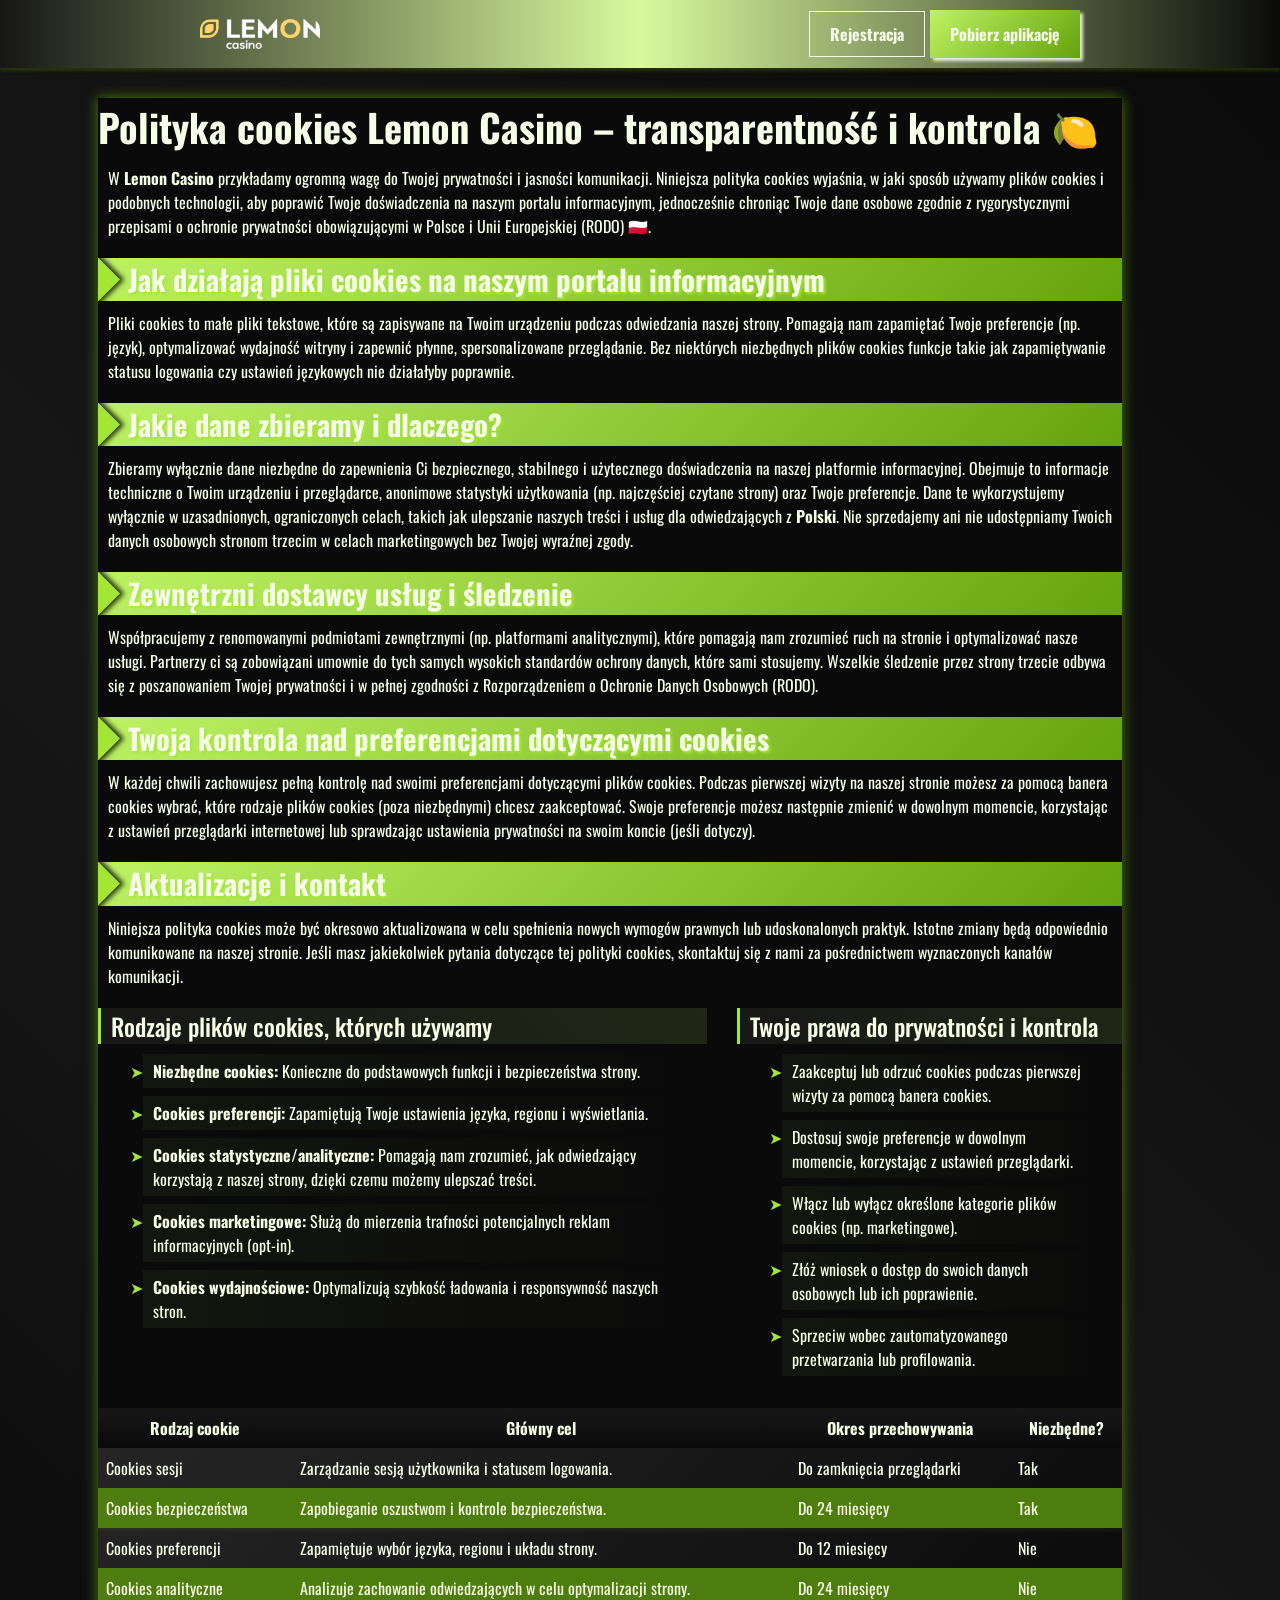
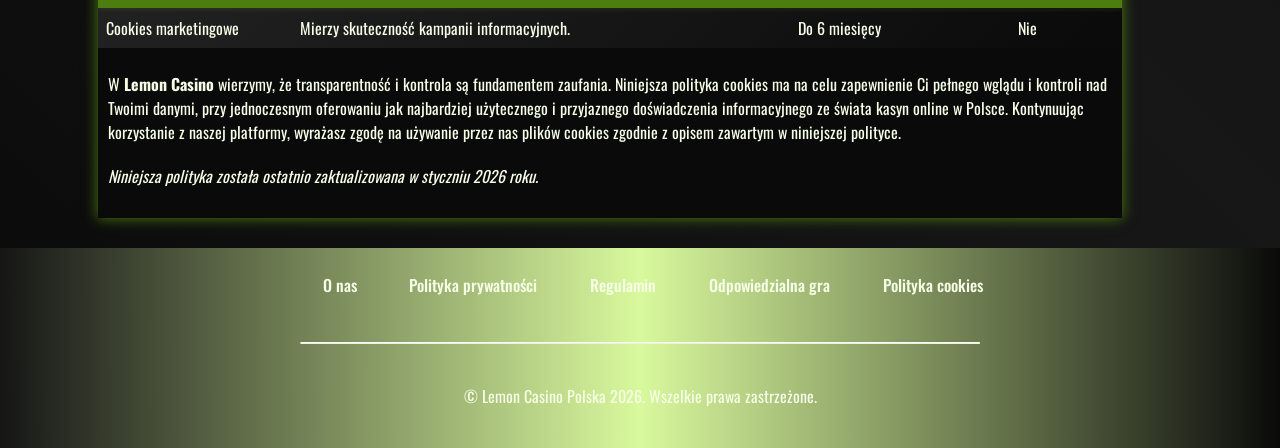
<file: cookie-policy/index.html>
<!DOCTYPE html>
<html lang="pl">

<head>
    <meta charset="UTF-8">
    <meta name="viewport" content="width=device-width, initial-scale=1.0">
    <link rel="stylesheet" href="/style.css">
    <link rel="shortcut icon" href="/favicon.ico" type="image/x-icon">
    <title>Lemon Casino – Twoja prywatność i transparentność są naszym priorytetem</title>
    <meta name="description"
        content="W Lemon Casino dbamy o Twoje dane z najwyższą starannością. Zapoznaj się z naszą polityką cookies, aby dowiedzieć się, jak pliki cookies usprawniają Twoje doświadczenia, z pełną transparentnością w kwestii prywatności w Polsce.">
    <meta name="googlebot" content="index,follow,noarchive">

    <link rel="canonical" href="https://feniksreda.pl/cookie-policy/">

    <meta property="og:type" content="website" />
    <meta property="og:title" content="Lemon Casino – Twoja prywatność i transparentność są naszym priorytetem" />
    <meta property="og:description"
        content="Polityka cookies Lemon Casino – jak chronimy Twoje dane i optymalizujemy Twoje doświadczenia informacyjne." />
    <meta property="og:url" content="https://feniksreda.pl/cookie-policy/" />
    <meta property="og:site_name" content="Lemon Casino" />
    <meta property="og:locale" content="pl_PL" />

    <meta name="twitter:card" content="summary" />
    <meta name="twitter:title" content="Polityka cookies – Lemon Casino" />
    <meta name="twitter:description"
        content="Dowiedz się, jak Lemon Casino używa plików cookies, aby poprawić Twoje doświadczenia informacyjne i użytkownika." />
</head>

<body>

    <header>
        <div class="logo">
            <a href="/"><img src="/img/logo.webp" alt="Lemon Casino logo" width="140" height="70"></a>
        </div>

        <div class="header-btn">
            <a href="/play/" rel="nofollow" content="noindex" class="h-violet-btn">Rejestracja</a>
            <a href="/play/" rel="nofollow" content="noindex" class="h-accent-btn">Pobierz aplikację</a>
        </div>
    </header>

    <main>
        <div class="wrapper">
            <div class="container">
                <h1>Polityka cookies Lemon Casino – transparentność i kontrola 🍋</h1>
                <p class="txt">
                    W <strong>Lemon Casino</strong> przykładamy ogromną wagę do Twojej prywatności i jasności
                    komunikacji. Niniejsza polityka cookies wyjaśnia, w jaki sposób używamy plików cookies i
                    podobnych technologii, aby poprawić Twoje doświadczenia na naszym portalu informacyjnym,
                    jednocześnie chroniąc Twoje dane osobowe zgodnie z rygorystycznymi przepisami o ochronie
                    prywatności obowiązującymi w Polsce i Unii Europejskiej (RODO) 🇵🇱.
                </p>

                <div class="container__header">
                    <h2>Jak działają pliki cookies na naszym portalu informacyjnym</h2>
                </div>
                <p class="txt">
                    Pliki cookies to małe pliki tekstowe, które są zapisywane na Twoim urządzeniu podczas
                    odwiedzania naszej strony. Pomagają nam zapamiętać Twoje preferencje (np. język), optymalizować
                    wydajność witryny i zapewnić płynne, spersonalizowane przeglądanie. Bez niektórych niezbędnych
                    plików cookies funkcje takie jak zapamiętywanie statusu logowania czy ustawień językowych nie
                    działałyby poprawnie.
                </p>

                <div class="container__header">
                    <h2>Jakie dane zbieramy i dlaczego?</h2>
                </div>
                <p class="txt">
                    Zbieramy wyłącznie dane niezbędne do zapewnienia Ci bezpiecznego, stabilnego i użytecznego
                    doświadczenia na naszej platformie informacyjnej. Obejmuje to informacje techniczne o Twoim
                    urządzeniu i przeglądarce, anonimowe statystyki użytkowania (np. najczęściej czytane strony)
                    oraz Twoje preferencje. Dane te wykorzystujemy wyłącznie w uzasadnionych, ograniczonych celach,
                    takich jak ulepszanie naszych treści i usług dla odwiedzających z <strong>Polski</strong>. Nie
                    sprzedajemy ani nie udostępniamy Twoich danych osobowych stronom trzecim w celach marketingowych
                    bez Twojej wyraźnej zgody.
                </p>

                <div class="container__header">
                    <h2>Zewnętrzni dostawcy usług i śledzenie</h2>
                </div>
                <p class="txt">
                    Współpracujemy z renomowanymi podmiotami zewnętrznymi (np. platformami analitycznymi), które
                    pomagają nam zrozumieć ruch na stronie i optymalizować nasze usługi. Partnerzy ci są
                    zobowiązani umownie do tych samych wysokich standardów ochrony danych, które sami stosujemy.
                    Wszelkie śledzenie przez strony trzecie odbywa się z poszanowaniem Twojej prywatności i w pełnej
                    zgodności z Rozporządzeniem o Ochronie Danych Osobowych (RODO).
                </p>

                <div class="container__header">
                    <h2>Twoja kontrola nad preferencjami dotyczącymi cookies</h2>
                </div>
                <p class="txt">
                    W każdej chwili zachowujesz pełną kontrolę nad swoimi preferencjami dotyczącymi plików cookies.
                    Podczas pierwszej wizyty na naszej stronie możesz za pomocą banera cookies wybrać, które
                    rodzaje plików cookies (poza niezbędnymi) chcesz zaakceptować. Swoje preferencje możesz
                    następnie zmienić w dowolnym momencie, korzystając z ustawień przeglądarki internetowej lub
                    sprawdzając ustawienia prywatności na swoim koncie (jeśli dotyczy).
                </p>

                <div class="container__header">
                    <h2>Aktualizacje i kontakt</h2>
                </div>
                <p class="txt">
                    Niniejsza polityka cookies może być okresowo aktualizowana w celu spełnienia nowych wymogów
                    prawnych lub udoskonalonych praktyk. Istotne zmiany będą odpowiednio komunikowane na naszej
                    stronie. Jeśli masz jakiekolwiek pytania dotyczące tej polityki cookies, skontaktuj się z nami
                    za pośrednictwem wyznaczonych kanałów komunikacji.
                </p>

                <div class="comparison-list">
                    <div>
                        <h3>Rodzaje plików cookies, których używamy</h3>
                        <ul>
                            <li><strong>Niezbędne cookies:</strong> Konieczne do podstawowych funkcji i
                                bezpieczeństwa strony.</li>
                            <li><strong>Cookies preferencji:</strong> Zapamiętują Twoje ustawienia języka, regionu
                                i wyświetlania.</li>
                            <li><strong>Cookies statystyczne/analityczne:</strong> Pomagają nam zrozumieć, jak
                                odwiedzający korzystają z naszej strony, dzięki czemu możemy ulepszać treści.</li>
                            <li><strong>Cookies marketingowe:</strong> Służą do mierzenia trafności potencjalnych
                                reklam informacyjnych (opt-in).</li>
                            <li><strong>Cookies wydajnościowe:</strong> Optymalizują szybkość ładowania i
                                responsywność naszych stron.</li>
                        </ul>
                    </div>

                    <div>
                        <h3>Twoje prawa do prywatności i kontrola</h3>
                        <ul>
                            <li>Zaakceptuj lub odrzuć cookies podczas pierwszej wizyty za pomocą banera cookies.</li>
                            <li>Dostosuj swoje preferencje w dowolnym momencie, korzystając z ustawień
                                przeglądarki.</li>
                            <li>Włącz lub wyłącz określone kategorie plików cookies (np. marketingowe).</li>
                            <li>Złóż wniosek o dostęp do swoich danych osobowych lub ich poprawienie.</li>
                            <li>Sprzeciw wobec zautomatyzowanego przetwarzania lub profilowania.</li>
                        </ul>
                    </div>
                </div>

                <div class="table-wrapper">
                    <table>
                        <thead>
                            <tr>
                                <th>Rodzaj cookie</th>
                                <th>Główny cel</th>
                                <th>Okres przechowywania</th>
                                <th>Niezbędne?</th>
                            </tr>
                        </thead>
                        <tbody>
                            <tr>
                                <td>Cookies sesji</td>
                                <td>Zarządzanie sesją użytkownika i statusem logowania.</td>
                                <td>Do zamknięcia przeglądarki</td>
                                <td>Tak</td>
                            </tr>
                            <tr>
                                <td>Cookies bezpieczeństwa</td>
                                <td>Zapobieganie oszustwom i kontrole bezpieczeństwa.</td>
                                <td>Do 24 miesięcy</td>
                                <td>Tak</td>
                            </tr>
                            <tr>
                                <td>Cookies preferencji</td>
                                <td>Zapamiętuje wybór języka, regionu i układu strony.</td>
                                <td>Do 12 miesięcy</td>
                                <td>Nie</td>
                            </tr>
                            <tr>
                                <td>Cookies analityczne</td>
                                <td>Analizuje zachowanie odwiedzających w celu optymalizacji strony.</td>
                                <td>Do 24 miesięcy</td>
                                <td>Nie</td>
                            </tr>
                            <tr>
                                <td>Cookies marketingowe</td>
                                <td>Mierzy skuteczność kampanii informacyjnych.</td>
                                <td>Do 6 miesięcy</td>
                                <td>Nie</td>
                            </tr>
                        </tbody>
                    </table>
                </div>

                <p class="txt">
                    W <strong>Lemon Casino</strong> wierzymy, że transparentność i kontrola są fundamentem zaufania.
                    Niniejsza polityka cookies ma na celu zapewnienie Ci pełnego wglądu i kontroli nad Twoimi
                    danymi, przy jednoczesnym oferowaniu jak najbardziej użytecznego i przyjaznego doświadczenia
                    informacyjnego ze świata kasyn online w Polsce. Kontynuując korzystanie z naszej platformy,
                    wyrażasz zgodę na używanie przez nas plików cookies zgodnie z opisem zawartym w niniejszej
                    polityce.
                </p>
                <p class="txt">
                    <em>Niniejsza polityka została ostatnio zaktualizowana w styczniu 2026 roku.</em>
                </p>
            </div>
        </div>
    </main>

    <footer>
        <ul class="f-nav">
            <li>
                <a href="/about-us/">O nas</a>
            </li>
            <li>
                <a href="/privacy-policy/">Polityka prywatności</a>
            </li>
            <li>
                <a href="/terms-and-conditions/">Regulamin</a>
            </li>
            <li>
                <a href="/responsible-gambling/">Odpowiedzialna gra</a>
            </li>
            <li>
                <a href="/cookie-policy/">Polityka cookies</a>
            </li>
        </ul>

        <hr>

        <p class="txt">
            © Lemon Casino Polska 2026. Wszelkie prawa zastrzeżone.
        </p>
    </footer>
</body>

</html>
</file>
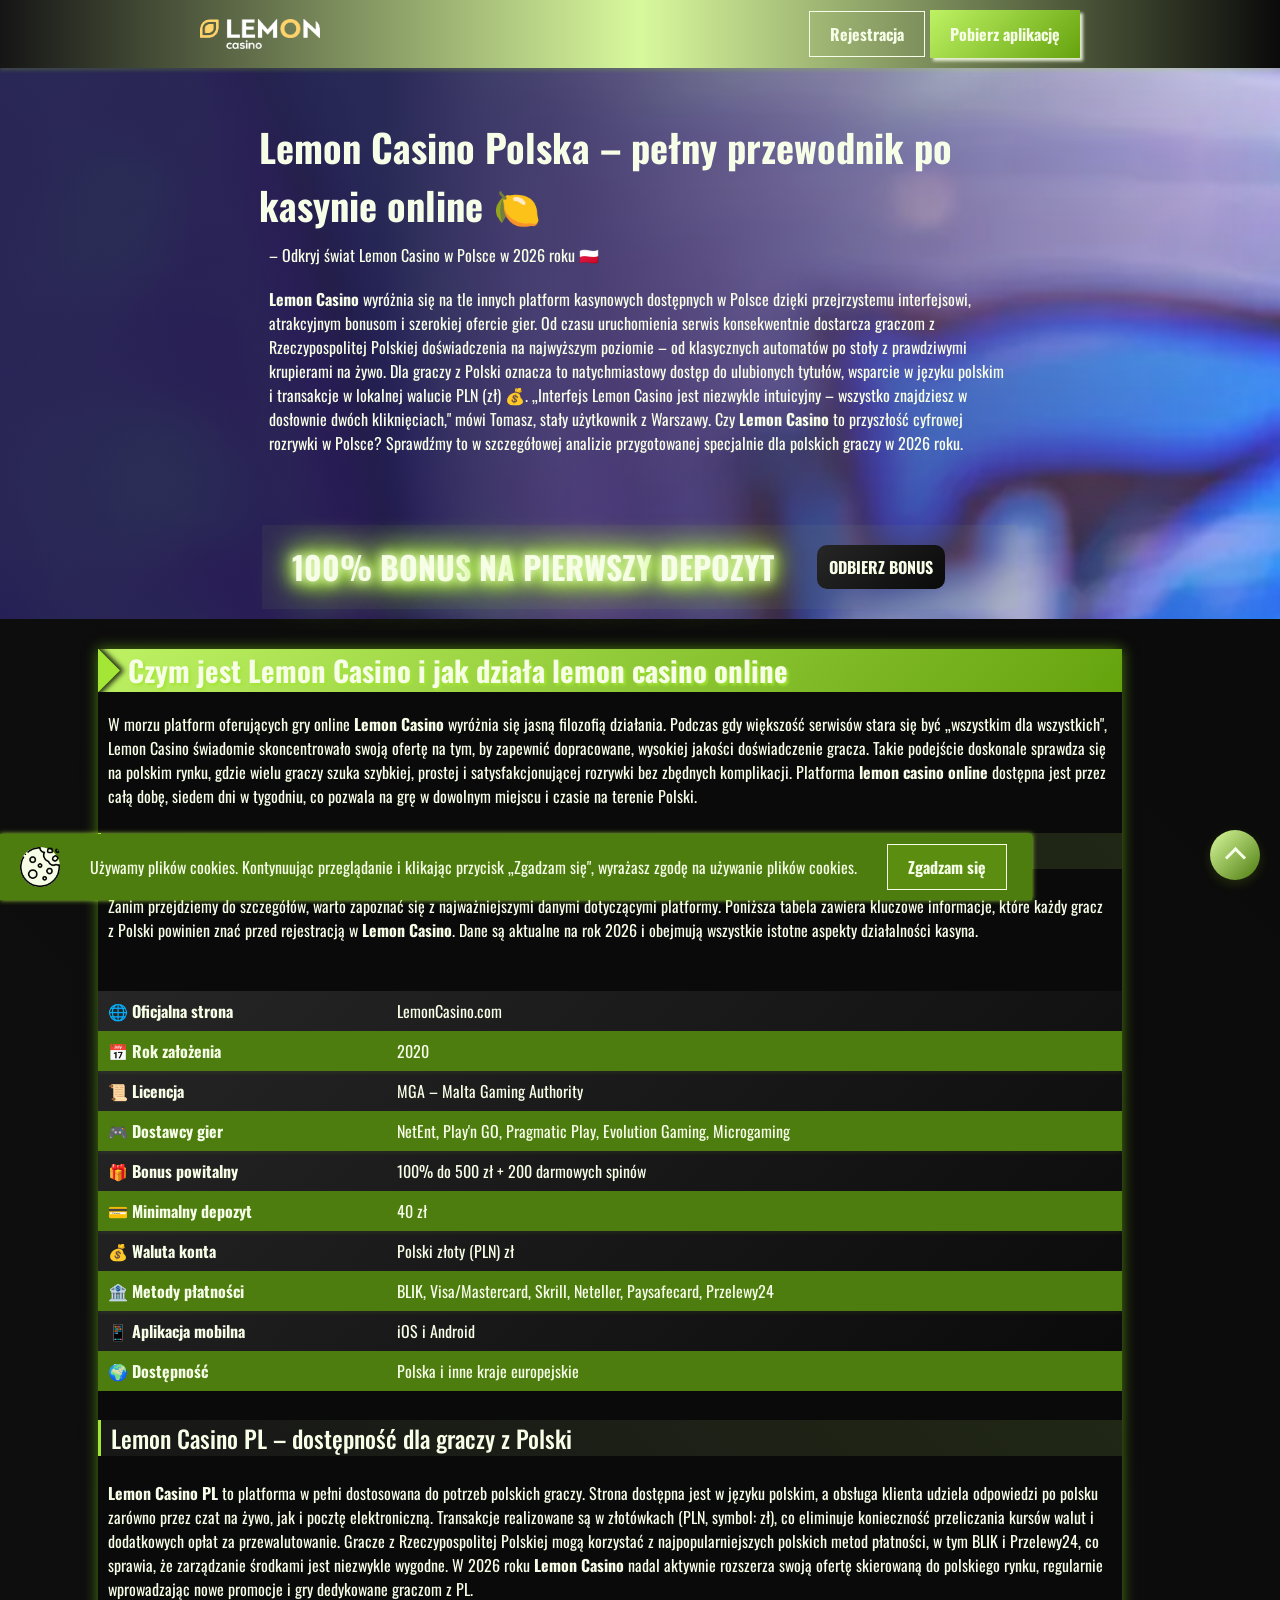
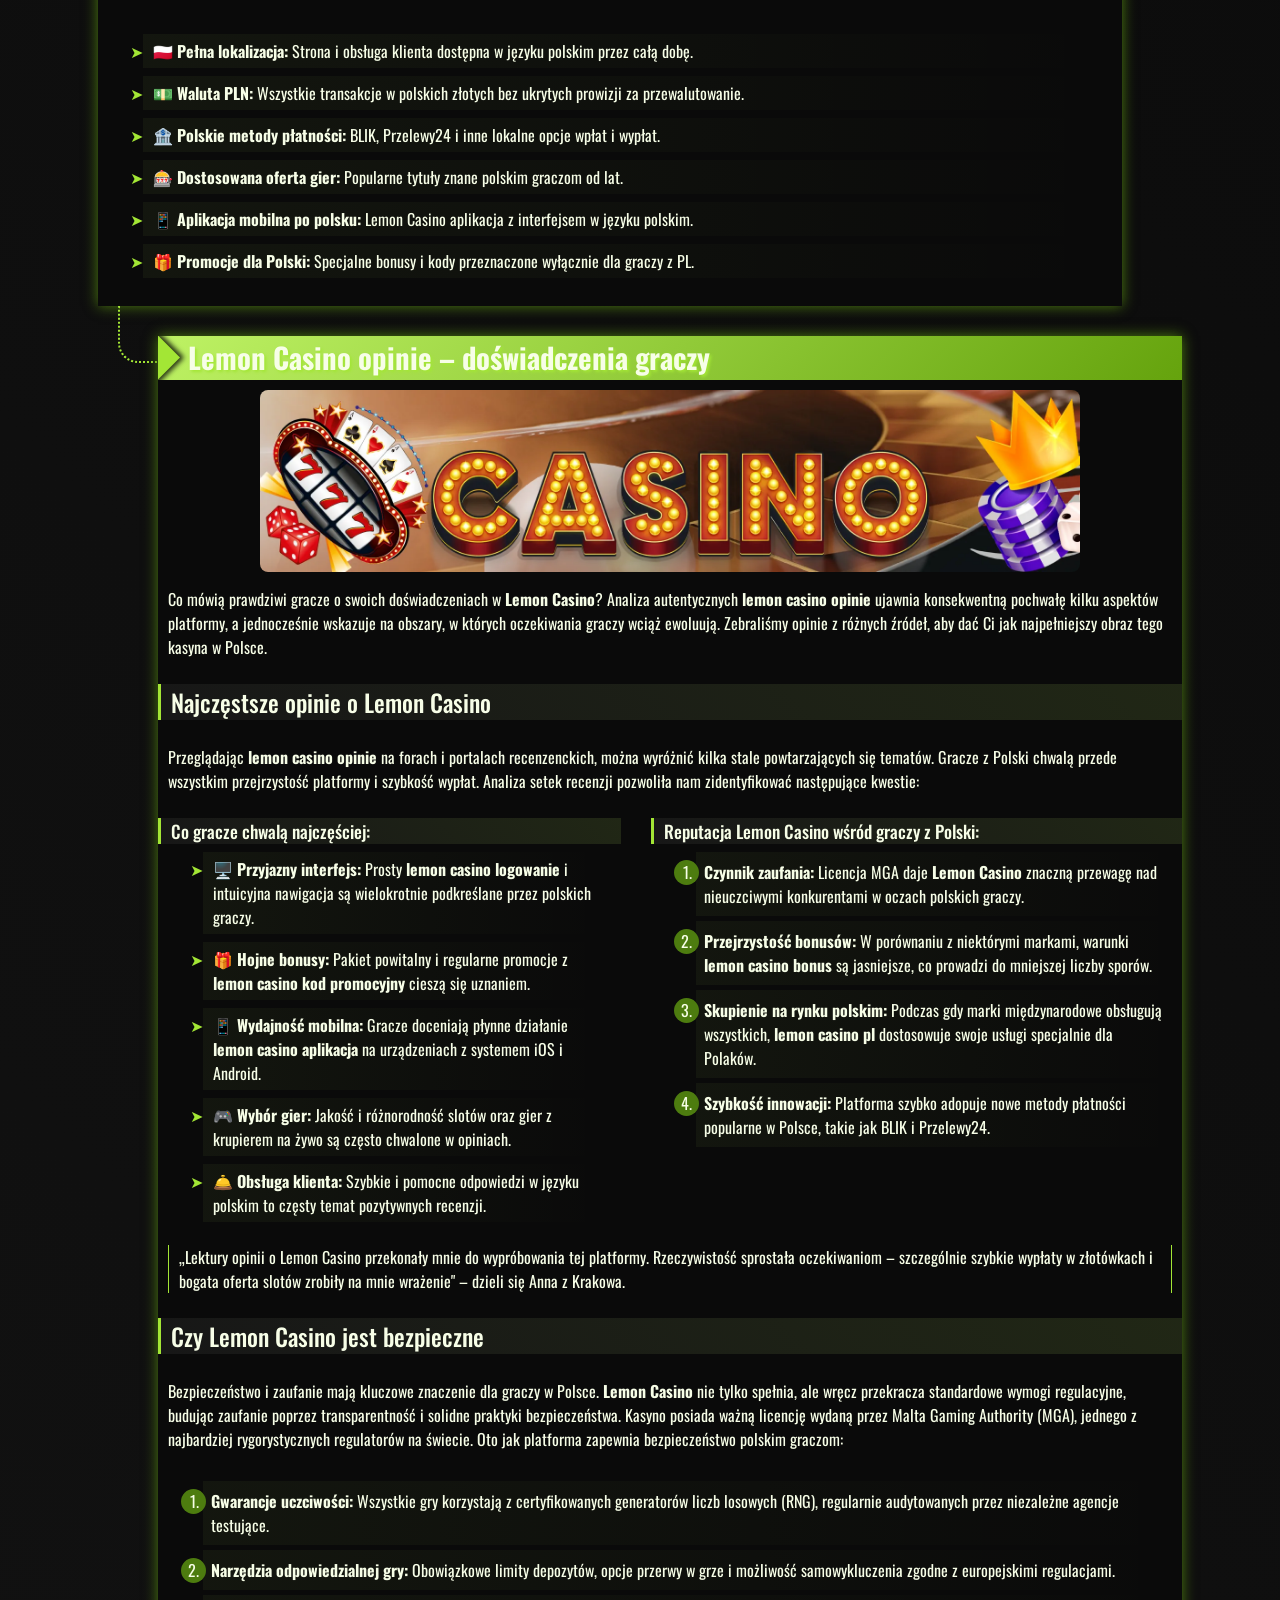
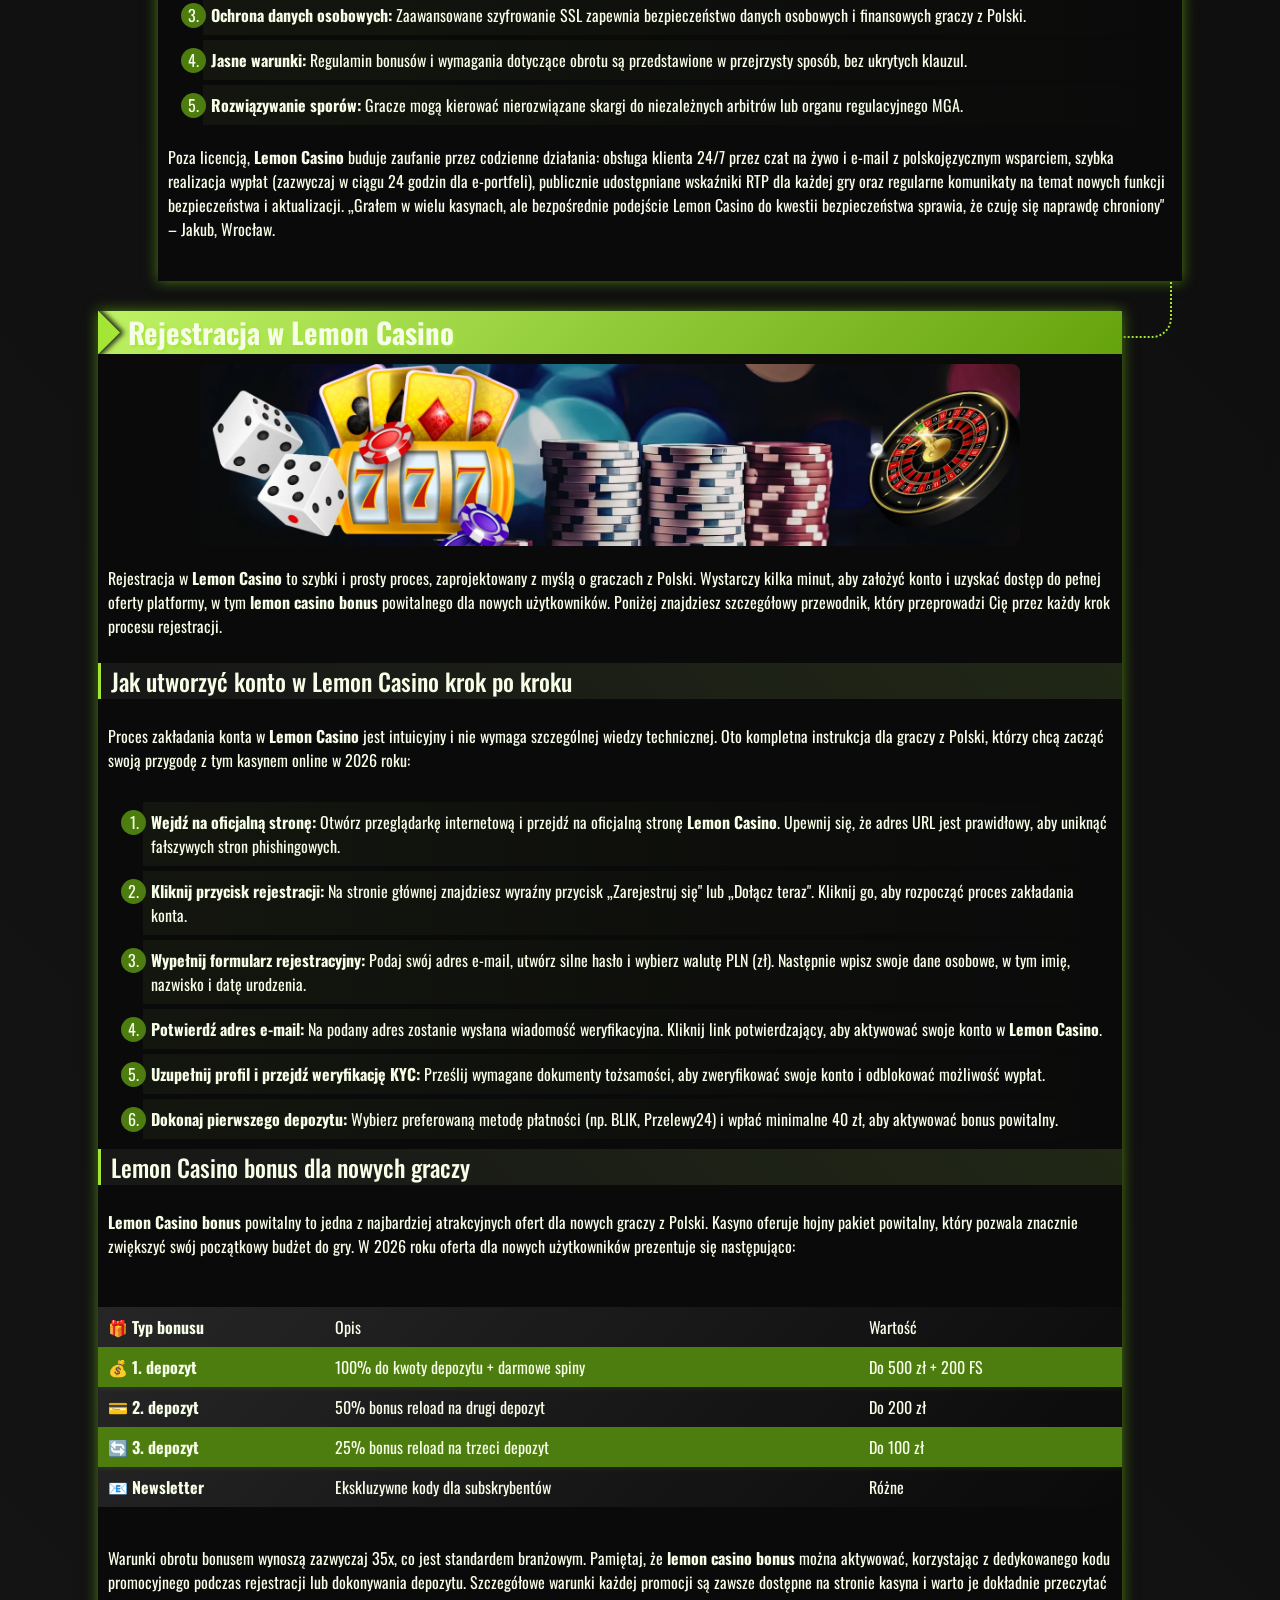
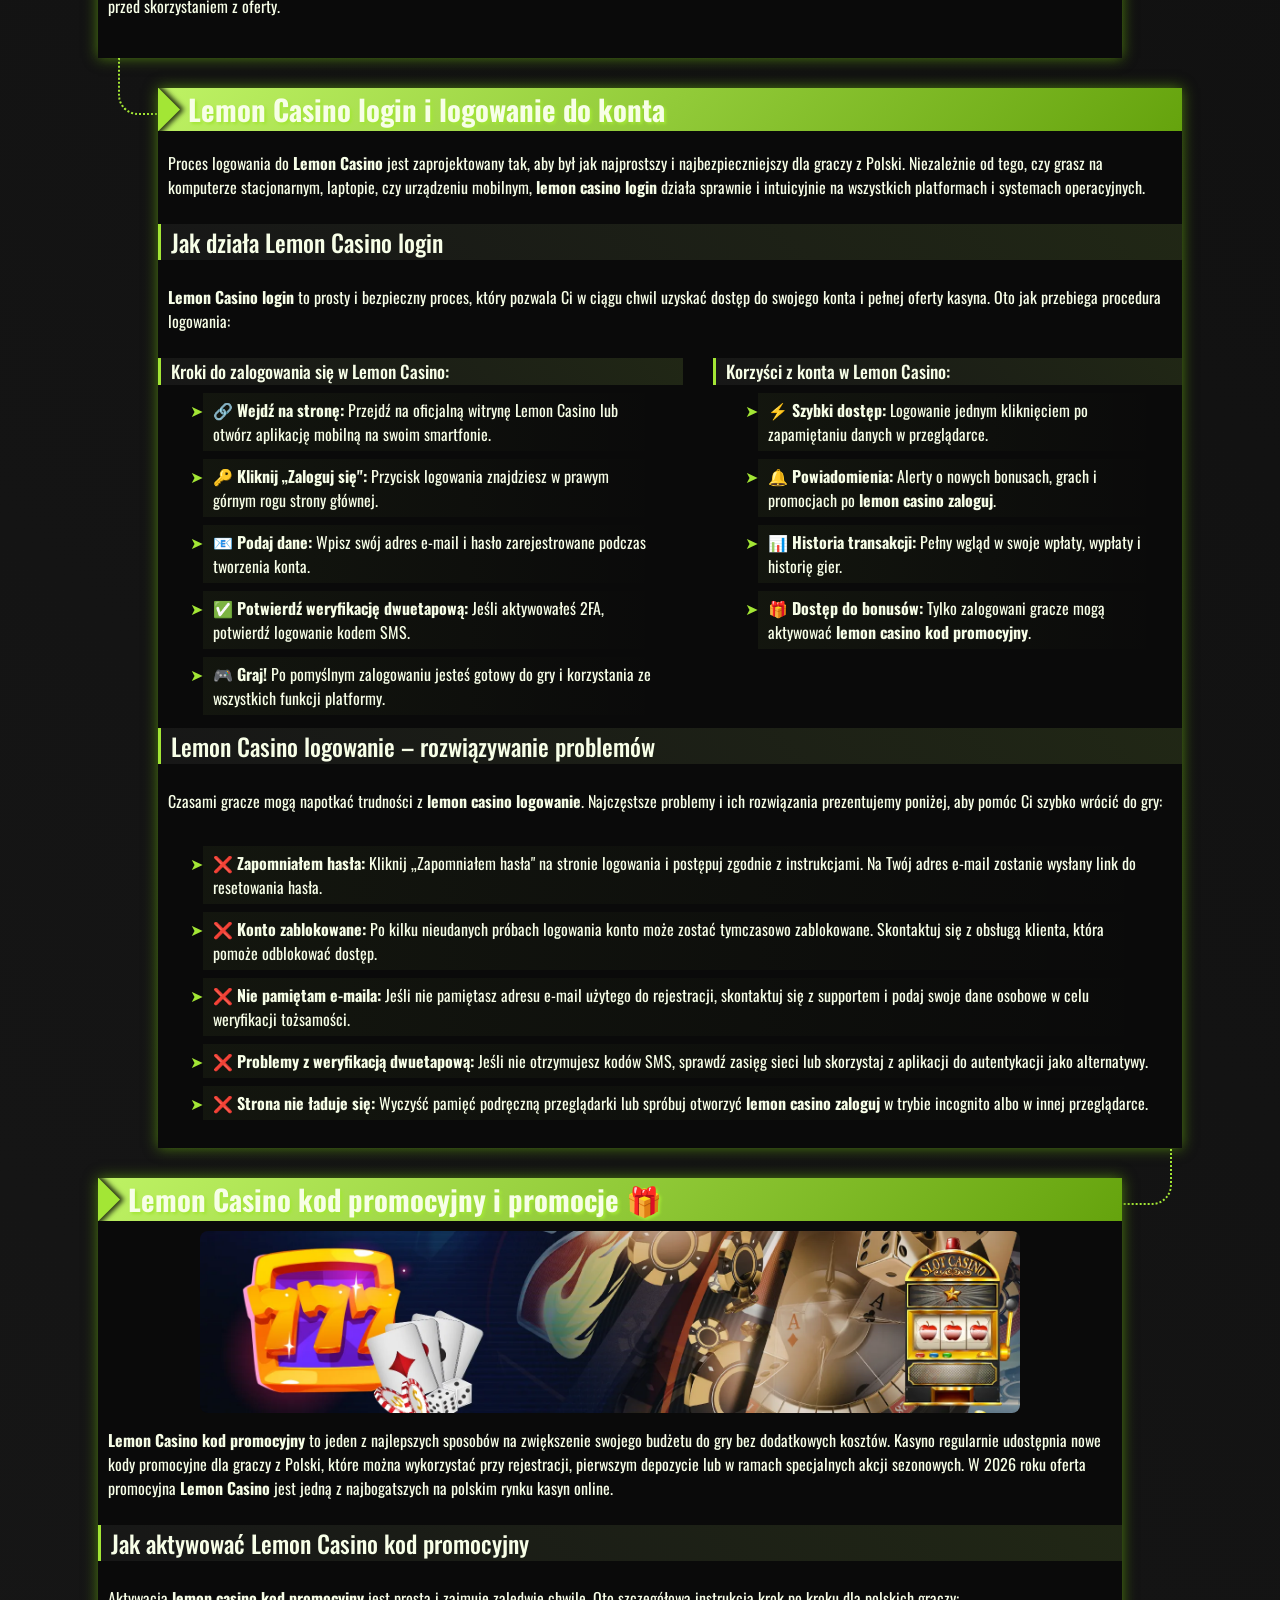
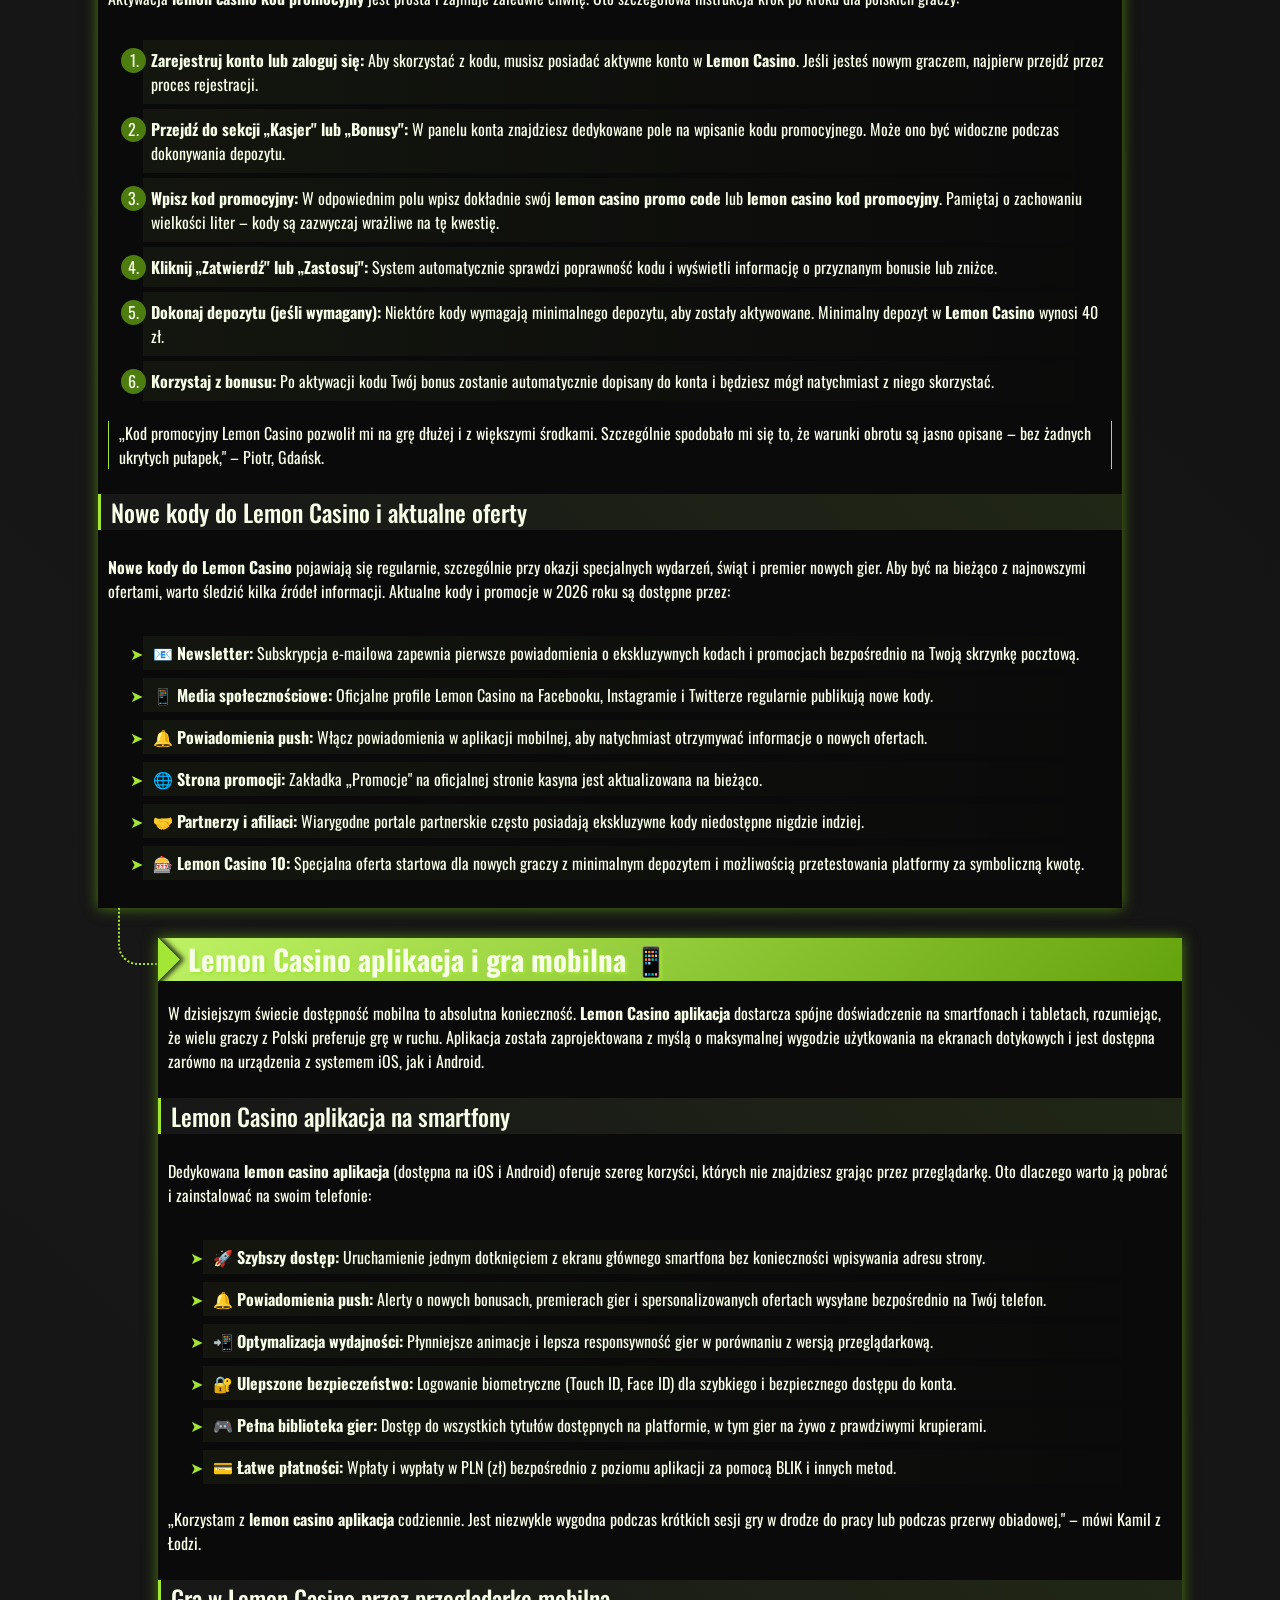
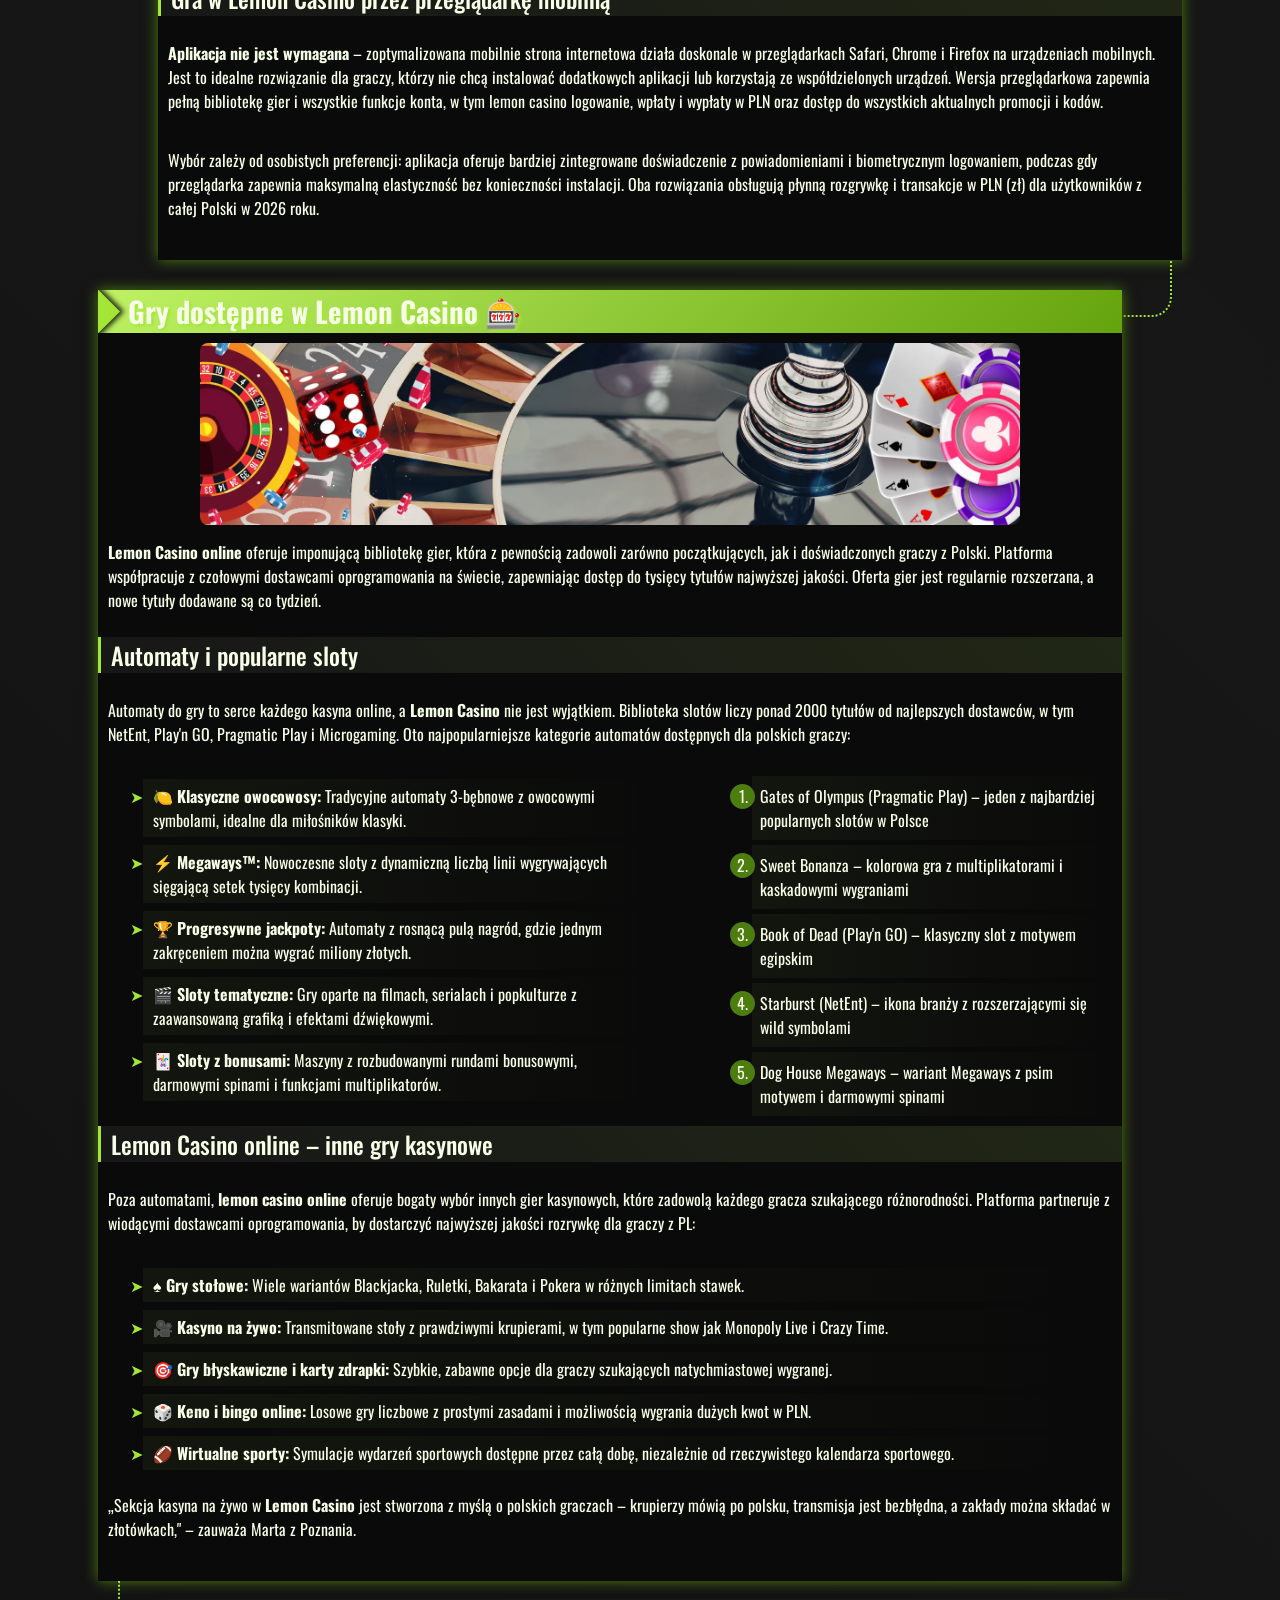
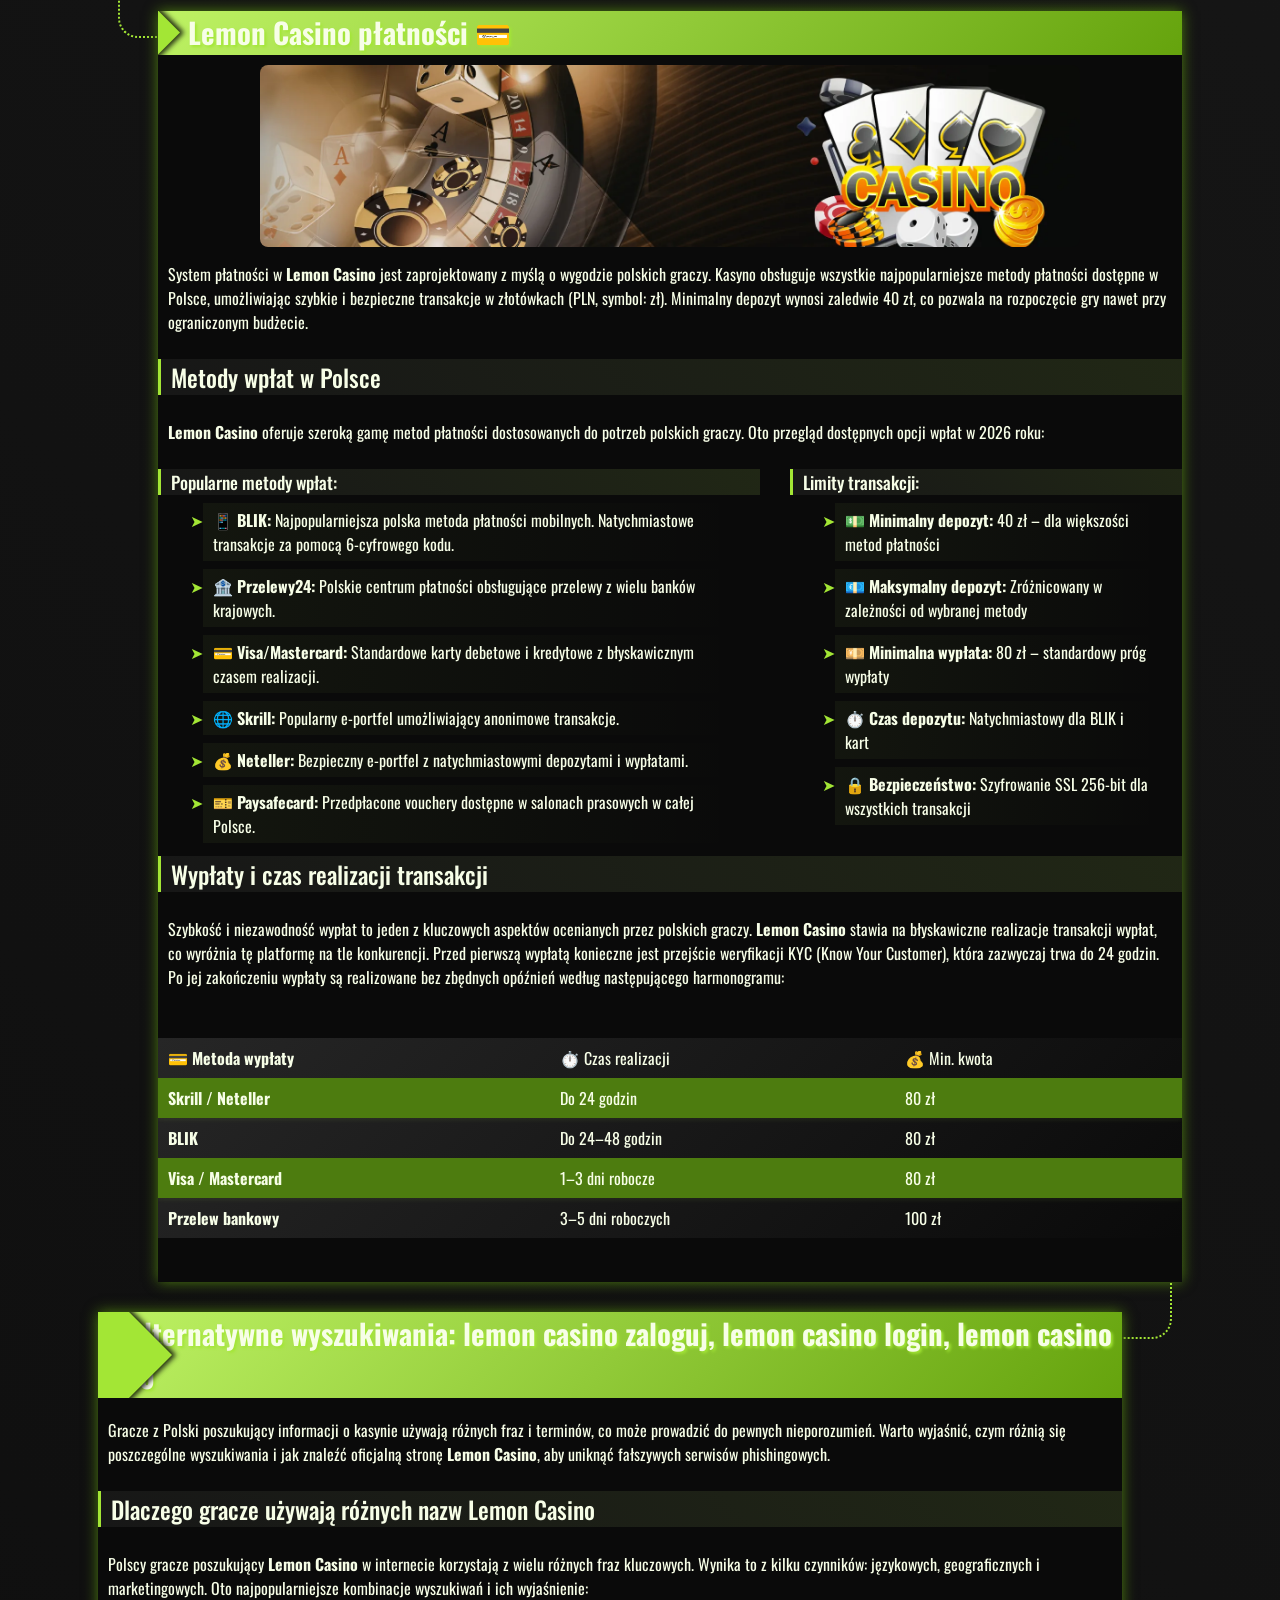
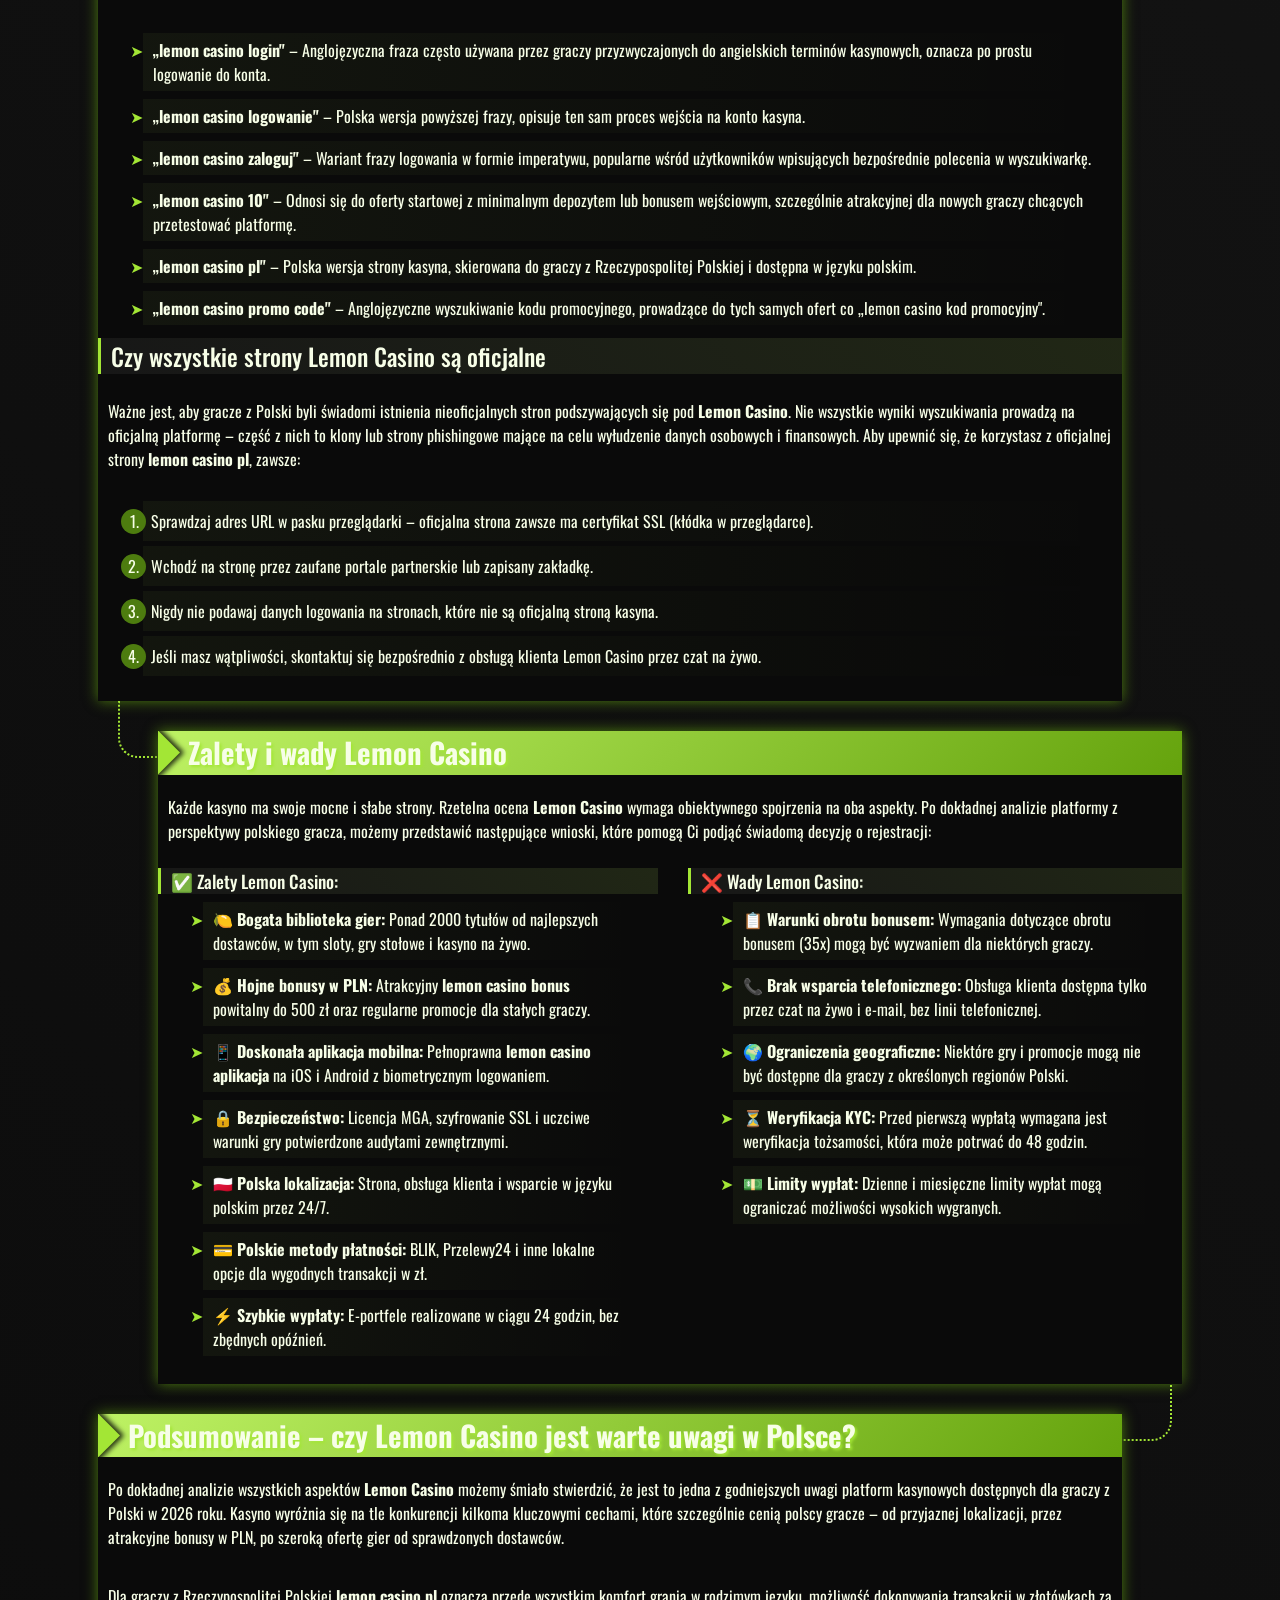
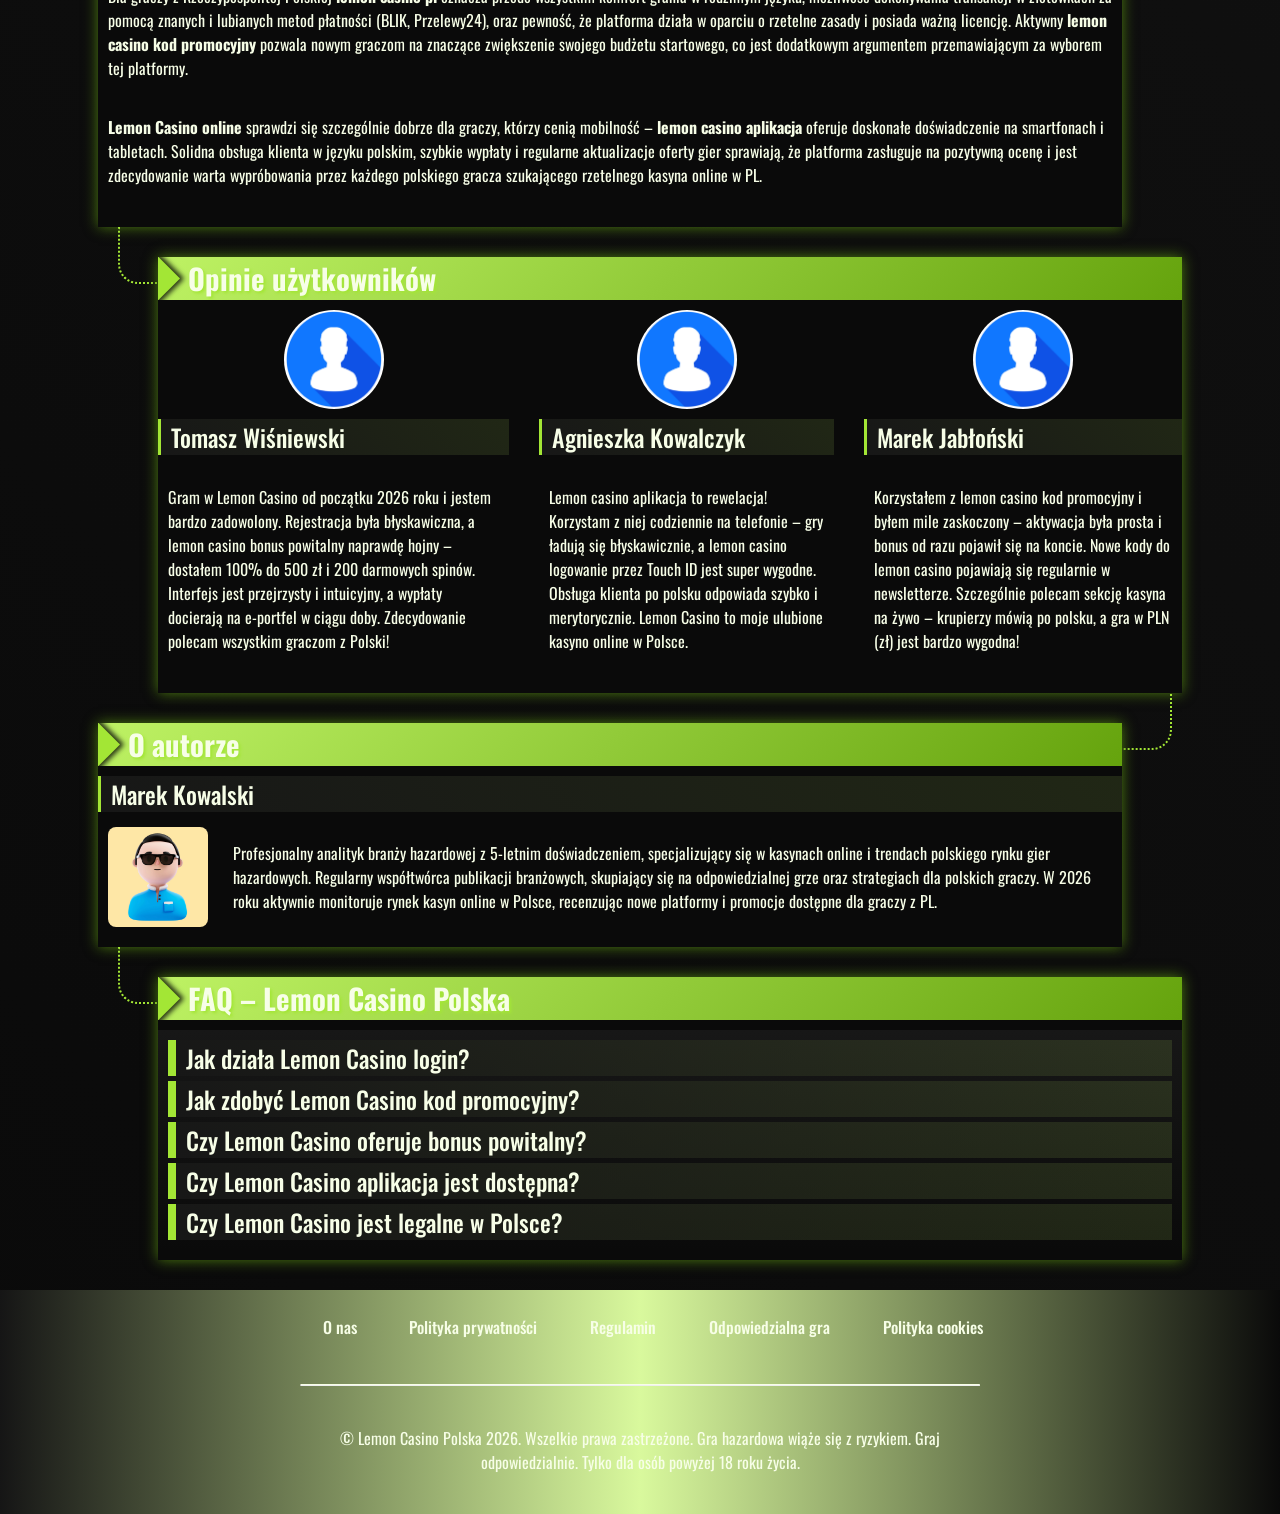
<file: pl-pl/index.html>
<!DOCTYPE html>
<html lang="pl-PL">

<head>
    <meta charset="UTF-8">
    <meta name="viewport" content="width=device-width, initial-scale=1.0">
    <link rel="stylesheet" href="/style.css">
    <link rel="shortcut icon" href="/favicon.ico" type="image/x-icon">
    <title>Lemon Casino Polska 🍋 bonus, logowanie, kod promocyjny i opinie</title>
    <meta name="description"
        content="Sprawdź Lemon Casino w Polsce: lemon casino login, lemon casino kod promocyjny, lemon casino aplikacja, lemon casino bonus oraz lemon casino opinie graczy.">
    <meta name="googlebot" content="index, follow, noarchive, max-snippet:-1">

    <link rel="alternate" hreflang="pl-PL" href="https://feniksreda.pl/pl-pl/">
    <link rel="alternate" hreflang="x-default" href="https://feniksreda.pl/">
    <link rel="canonical" href="https://feniksreda.pl/pl-pl/">

    <meta property="og:type" content="website" />
    <meta property="og:title" content="Lemon Casino Polska 🍋 bonus, logowanie, kod promocyjny i opinie" />
    <meta property="og:description"
        content="Sprawdź Lemon Casino w Polsce: lemon casino login, lemon casino kod promocyjny, lemon casino aplikacja, lemon casino bonus oraz lemon casino opinie graczy." />
    <meta property="og:url" content="https://feniksreda.pl/" />
    <meta property="og:site_name" content="Lemon Casino" />
    <meta property="og:image" content="https://feniksreda.pl/img/1.webp" />
    <meta property="og:locale" content="pl_PL" />

    <meta name="twitter:card" content="summary_large_image" />
    <meta name="twitter:title" content="Lemon Casino Polska 🍋 bonus, logowanie, kod promocyjny i opinie" />
    <meta name="twitter:description"
        content="Sprawdź Lemon Casino w Polsce: lemon casino login, lemon casino kod promocyjny, lemon casino aplikacja, lemon casino bonus oraz lemon casino opinie graczy." />
    <meta name="twitter:image" content="https://feniksreda.pl/img/1.webp" />

    <script type="application/ld+json">
    {
        "@context": "https://schema.org",
        "@type": "Article",
        "headline": "Lemon Casino Polska 🍋 bonus, logowanie, kod promocyjny i opinie",
        "description": "Sprawdź Lemon Casino w Polsce: lemon casino login, lemon casino kod promocyjny, lemon casino aplikacja, lemon casino bonus oraz lemon casino opinie graczy.",
        "mainEntityOfPage": {
            "@type": "WebPage",
            "@id": "https://feniksreda.pl/"
        },
        "author": {
            "@type": "Person",
            "name": "Marek Kowalski",
            "url": "https://feniksreda.pl/"
        },
        "publisher": {
            "@type": "Organization",
            "name": "Lemon Casino",
            "logo": {
                "@type": "ImageObject",
                "url": "https://feniksreda.pl/img/logo.webp"
            }
        },
        "datePublished": "2026-01-10",
        "dateModified": "2026-03-01"
    }
    </script>

    <script type="application/ld+json">
    {
        "@context": "https://schema.org",
        "@type": "WebSite",
        "url": "https://feniksreda.pl/",
        "name": "Lemon Casino",
        "description": "Lemon Casino w Polsce: gry kasynowe online, bonusy, kody promocyjne i opinie graczy.",
        "inLanguage": "pl"
    }
    </script>

    <script type="application/ld+json">
    {
        "@context": "https://schema.org",
        "@type": "BreadcrumbList",
        "itemListElement": [{
                "@type": "ListItem",
                "position": 1,
                "name": "Strona główna",
                "item": "https://feniksreda.pl/"
            },
            {
                "@type": "ListItem",
                "position": 2,
                "name": "🍋 Lemon Casino Bonus",
                "item": "https://feniksreda.pl/"
            }
        ]
    }
    </script>

    <script type="application/ld+json">
    {
      "@context": "https://schema.org",
      "@type": "FAQPage",
      "mainEntity": [
        {
          "@type": "Question",
          "name": "Jak działa Lemon Casino login?",
          "acceptedAnswer": {
            "@type": "Answer",
            "text": "Lemon Casino login polega na wejściu na oficjalną stronę kasyna i kliknięciu przycisku 'Zaloguj się'. Następnie należy podać zarejestrowany adres e-mail oraz hasło. Po prawidłowym wypełnieniu formularza uzyskujesz natychmiastowy dostęp do swojego konta i wszystkich gier dostępnych w Polsce."
          }
        },
        {
          "@type": "Question",
          "name": "Jak zdobyć Lemon Casino kod promocyjny?",
          "acceptedAnswer": {
            "@type": "Answer",
            "text": "Lemon Casino kod promocyjny można zdobyć na kilka sposobów: odwiedzając stronę z promocjami kasyna, zapisując się do newslettera, śledząc media społecznościowe Lemon Casino lub korzystając z linków partnerskich. Nowe kody do Lemon Casino pojawiają się regularnie, szczególnie przy okazji specjalnych wydarzeń i sezonowych kampanii."
          }
        },
        {
          "@type": "Question",
          "name": "Czy Lemon Casino oferuje bonus powitalny?",
          "acceptedAnswer": {
            "@type": "Answer",
            "text": "Tak, Lemon Casino bonus powitalny obejmuje 100% do 500 zł na pierwszy depozyt oraz darmowe spiny. Aby skorzystać z oferty, wystarczy zarejestrować konto, dokonać pierwszej wpłaty i ewentualnie aktywować lemon casino kod promocyjny. Szczegółowe warunki bonusu dostępne są na stronie kasyna."
          }
        },
        {
          "@type": "Question",
          "name": "Czy Lemon Casino aplikacja jest dostępna?",
          "acceptedAnswer": {
            "@type": "Answer",
            "text": "Tak, Lemon Casino aplikacja jest dostępna zarówno na urządzenia z systemem Android, jak i iOS. Aplikację można pobrać bezpośrednio ze strony kasyna. Oferuje pełną funkcjonalność platformy, w tym możliwość logowania, wpłat, wypłat i gry we wszystkie dostępne tytuły."
          }
        },
        {
          "@type": "Question",
          "name": "Czy Lemon Casino jest legalne w Polsce?",
          "acceptedAnswer": {
            "@type": "Answer",
            "text": "Lemon Casino posiada ważną licencję od uznanego organu regulacyjnego i akceptuje graczy z Polski. Platforma działa zgodnie z międzynarodowymi standardami bezpieczeństwa i uczciwości gry. Gracze z PL mogą korzystać z kasyna w sposób w pełni bezpieczny."
          }
        }
      ]
    }
    </script>
</head>

<body>
    <header>
        <div class="logo">
            <a href="/"><img src="/img/logo.webp" alt="Lemon Casino logo" width="140" height="70"></a>
        </div>
        <div class="header-btn">
            <a href="/play/" rel="nofollow" content="noindex" class="h-violet-btn">Rejestracja</a>
            <a href="/play/" rel="nofollow" content="noindex" class="h-accent-btn">Pobierz aplikację</a>
        </div>
    </header>

    <main>
        <div class="promo">
            <div class="promo-l ">
                <h1>Lemon Casino Polska – pełny przewodnik po kasynie online 🍋</h1>
                <p class="txt">
                    – Odkryj świat Lemon Casino w Polsce w 2026 roku 🇵🇱
                </p>
                <p class="txt">
                    <strong>Lemon Casino</strong> wyróżnia się na tle innych platform kasynowych dostępnych w Polsce
                    dzięki przejrzystemu interfejsowi, atrakcyjnym bonusom i szerokiej ofercie gier. Od czasu
                    uruchomienia serwis konsekwentnie dostarcza graczom z Rzeczypospolitej Polskiej doświadczenia na
                    najwyższym poziomie – od klasycznych automatów po stoły z prawdziwymi krupierami na żywo. Dla graczy
                    z Polski oznacza to natychmiastowy dostęp do ulubionych tytułów, wsparcie w języku polskim i
                    transakcje w lokalnej walucie PLN (zł) 💰. „Interfejs Lemon Casino jest niezwykle intuicyjny –
                    wszystko znajdziesz w dosłownie dwóch kliknięciach," mówi Tomasz, stały użytkownik z Warszawy. Czy
                    <strong>Lemon Casino</strong> to przyszłość cyfrowej rozrywki w Polsce? Sprawdźmy to w szczegółowej
                    analizie przygotowanej specjalnie dla polskich graczy w 2026 roku.
                </p>
            </div>

            <div class="promo-gift">
                <p class="txt-accent">
                    <span class="fast-flicker">100% bonus</span> na <span class="flicker">pierwszy</span> depozyt
                </p>

                <a href="/play/" rel="nofollow" content="noindex" class="btn-accent">Odbierz Bonus</a>
            </div>
        </div>

        <div class="wrapper">

            <div class="container" id="">
                <div class="container__header">
                    <h2>Czym jest Lemon Casino i jak działa lemon casino online</h2>
                </div>
                <div class="container__body">
                    <p class="txt">
                        W morzu platform oferujących gry online <strong>Lemon Casino</strong> wyróżnia się jasną
                        filozofią działania. Podczas gdy większość serwisów stara się być „wszystkim dla wszystkich",
                        Lemon Casino świadomie skoncentrowało swoją ofertę na tym, by zapewnić dopracowane, wysokiej
                        jakości doświadczenie gracza. Takie podejście doskonale sprawdza się na polskim rynku, gdzie
                        wielu graczy szuka szybkiej, prostej i satysfakcjonującej rozrywki bez zbędnych komplikacji.
                        Platforma <strong>lemon casino online</strong> dostępna jest przez całą dobę, siedem dni w
                        tygodniu, co pozwala na grę w dowolnym miejscu i czasie na terenie Polski.
                    </p>

                    <h3>Podstawowe informacje o Lemon Casino</h3>
                    <p class="txt">
                        Zanim przejdziemy do szczegółów, warto zapoznać się z najważniejszymi danymi dotyczącymi
                        platformy. Poniższa tabela zawiera kluczowe informacje, które każdy gracz z Polski powinien znać
                        przed rejestracją w <strong>Lemon Casino</strong>. Dane są aktualne na rok 2026 i obejmują
                        wszystkie istotne aspekty działalności kasyna.
                    </p>
                    <div class="table-wrapper">
                        <table>
                            <tbody>
                                <tr>
                                    <td class="row-title">🌐 Oficjalna strona</td>
                                    <td>LemonCasino.com</td>
                                </tr>
                                <tr>
                                    <td class="row-title">📅 Rok założenia</td>
                                    <td>2020</td>
                                </tr>
                                <tr>
                                    <td class="row-title">📜 Licencja</td>
                                    <td>MGA – Malta Gaming Authority</td>
                                </tr>
                                <tr>
                                    <td class="row-title">🎮 Dostawcy gier</td>
                                    <td>NetEnt, Play'n GO, Pragmatic Play, Evolution Gaming, Microgaming</td>
                                </tr>
                                <tr>
                                    <td class="row-title">🎁 Bonus powitalny</td>
                                    <td>100% do 500 zł + 200 darmowych spinów</td>
                                </tr>
                                <tr>
                                    <td class="row-title">💳 Minimalny depozyt</td>
                                    <td>40 zł</td>
                                </tr>
                                <tr>
                                    <td class="row-title">💰 Waluta konta</td>
                                    <td>Polski złoty (PLN) zł</td>
                                </tr>
                                <tr>
                                    <td class="row-title">🏦 Metody płatności</td>
                                    <td>BLIK, Visa/Mastercard, Skrill, Neteller, Paysafecard, Przelewy24</td>
                                </tr>
                                <tr>
                                    <td class="row-title">📱 Aplikacja mobilna</td>
                                    <td>iOS i Android</td>
                                </tr>
                                <tr>
                                    <td class="row-title">🌍 Dostępność</td>
                                    <td>Polska i inne kraje europejskie</td>
                                </tr>
                            </tbody>
                        </table>
                    </div>

                    <h3>Lemon Casino PL – dostępność dla graczy z Polski</h3>
                    <p class="txt">
                        <strong>Lemon Casino PL</strong> to platforma w pełni dostosowana do potrzeb polskich graczy.
                        Strona dostępna jest w języku polskim, a obsługa klienta udziela odpowiedzi po polsku zarówno
                        przez czat na żywo, jak i pocztę elektroniczną. Transakcje realizowane są w złotówkach (PLN,
                        symbol: zł), co eliminuje konieczność przeliczania kursów walut i dodatkowych opłat za
                        przewalutowanie. Gracze z Rzeczypospolitej Polskiej mogą korzystać z najpopularniejszych
                        polskich metod płatności, w tym BLIK i Przelewy24, co sprawia, że zarządzanie środkami jest
                        niezwykle wygodne. W 2026 roku <strong>Lemon Casino</strong> nadal aktywnie rozszerza swoją
                        ofertę skierowaną do polskiego rynku, regularnie wprowadzając nowe promocje i gry dedykowane
                        graczom z PL.
                    </p>
                    <ul class="item-list">
                        <li><strong>🇵🇱 Pełna lokalizacja:</strong> Strona i obsługa klienta dostępna w języku polskim
                            przez całą dobę.</li>
                        <li><strong>💵 Waluta PLN:</strong> Wszystkie transakcje w polskich złotych bez ukrytych
                            prowizji za przewalutowanie.</li>
                        <li><strong>🏦 Polskie metody płatności:</strong> BLIK, Przelewy24 i inne lokalne opcje wpłat i
                            wypłat.</li>
                        <li><strong>🎰 Dostosowana oferta gier:</strong> Popularne tytuły znane polskim graczom od lat.
                        </li>
                        <li><strong>📱 Aplikacja mobilna po polsku:</strong> Lemon Casino aplikacja z interfejsem w
                            języku polskim.</li>
                        <li><strong>🎁 Promocje dla Polski:</strong> Specjalne bonusy i kody przeznaczone wyłącznie dla
                            graczy z PL.</li>
                    </ul>
                </div>
            </div>

            <div class="container" id="inscription">
                <div class="container__header">
                    <h2>Lemon Casino opinie – doświadczenia graczy</h2>
                </div>
                <div class="container__body">
                    <div class="img">
                        <img src="/img/2.webp" alt="Lemon Casino opinie graczy" width="1000" height="800">
                    </div>
                    <p class="txt">
                        Co mówią prawdziwi gracze o swoich doświadczeniach w <strong>Lemon Casino</strong>? Analiza
                        autentycznych <strong>lemon casino opinie</strong> ujawnia konsekwentną pochwałę kilku aspektów
                        platformy, a jednocześnie wskazuje na obszary, w których oczekiwania graczy wciąż ewoluują.
                        Zebraliśmy opinie z różnych źródeł, aby dać Ci jak najpełniejszy obraz tego kasyna w Polsce.
                    </p>

                    <h3>Najczęstsze opinie o Lemon Casino</h3>
                    <p class="txt">
                        Przeglądając <strong>lemon casino opinie</strong> na forach i portalach recenzenckich, można
                        wyróżnić kilka stale powtarzających się tematów. Gracze z Polski chwalą przede wszystkim
                        przejrzystość platformy i szybkość wypłat. Analiza setek recenzji pozwoliła nam zidentyfikować
                        następujące kwestie:
                    </p>
                    <div class="comparison-list">
                        <div>
                            <h3 style="font-size:1.1rem;margin-bottom:0.5rem;">Co gracze chwalą najczęściej:</h3>
                            <ul>
                                <li><strong>🖥️ Przyjazny interfejs:</strong> Prosty <strong>lemon casino
                                        logowanie</strong> i intuicyjna nawigacja są wielokrotnie podkreślane przez
                                    polskich graczy.</li>
                                <li><strong>🎁 Hojne bonusy:</strong> Pakiet powitalny i regularne promocje z
                                    <strong>lemon casino kod promocyjny</strong> cieszą się uznaniem.
                                </li>
                                <li><strong>📱 Wydajność mobilna:</strong> Gracze doceniają płynne działanie
                                    <strong>lemon casino aplikacja</strong> na urządzeniach z systemem iOS i Android.
                                </li>
                                <li><strong>🎮 Wybór gier:</strong> Jakość i różnorodność slotów oraz gier z krupierem
                                    na żywo są często chwalone w opiniach.</li>
                                <li><strong>🛎️ Obsługa klienta:</strong> Szybkie i pomocne odpowiedzi w języku polskim
                                    to częsty temat pozytywnych recenzji.</li>
                            </ul>
                        </div>
                        <div>
                            <h3 style="font-size:1.1rem;margin-bottom:0.5rem;">Reputacja Lemon Casino wśród graczy z
                                Polski:</h3>
                            <ol>
                                <li><strong>Czynnik zaufania:</strong> Licencja MGA daje <strong>Lemon Casino</strong>
                                    znaczną przewagę nad nieuczciwymi konkurentami w oczach polskich graczy.</li>
                                <li><strong>Przejrzystość bonusów:</strong> W porównaniu z niektórymi markami, warunki
                                    <strong>lemon casino bonus</strong> są jasniejsze, co prowadzi do mniejszej liczby
                                    sporów.
                                </li>
                                <li><strong>Skupienie na rynku polskim:</strong> Podczas gdy marki międzynarodowe
                                    obsługują wszystkich, <strong>lemon casino pl</strong> dostosowuje swoje usługi
                                    specjalnie dla Polaków.</li>
                                <li><strong>Szybkość innowacji:</strong> Platforma szybko adopuje nowe metody płatności
                                    popularne w Polsce, takie jak BLIK i Przelewy24.</li>
                            </ol>
                        </div>
                    </div>
                    <p class="txt quote">
                        „Lektury opinii o Lemon Casino przekonały mnie do wypróbowania tej platformy. Rzeczywistość
                        sprostała oczekiwaniom – szczególnie szybkie wypłaty w złotówkach i bogata oferta slotów zrobiły
                        na mnie wrażenie" – dzieli się Anna z Krakowa.
                    </p>

                    <h3>Czy Lemon Casino jest bezpieczne</h3>
                    <p class="txt">
                        Bezpieczeństwo i zaufanie mają kluczowe znaczenie dla graczy w Polsce. <strong>Lemon
                            Casino</strong> nie tylko spełnia, ale wręcz przekracza standardowe wymogi regulacyjne,
                        budując zaufanie poprzez transparentność i solidne praktyki bezpieczeństwa. Kasyno posiada ważną
                        licencję wydaną przez Malta Gaming Authority (MGA), jednego z najbardziej rygorystycznych
                        regulatorów na świecie. Oto jak platforma zapewnia bezpieczeństwo polskim graczom:
                    </p>
                    <ol>
                        <li><strong>Gwarancje uczciwości:</strong> Wszystkie gry korzystają z certyfikowanych
                            generatorów liczb losowych (RNG), regularnie audytowanych przez niezależne agencje
                            testujące.</li>
                        <li><strong>Narzędzia odpowiedzialnej gry:</strong> Obowiązkowe limity depozytów, opcje przerwy
                            w grze i możliwość samowykluczenia zgodne z europejskimi regulacjami.</li>
                        <li><strong>Ochrona danych osobowych:</strong> Zaawansowane szyfrowanie SSL zapewnia
                            bezpieczeństwo danych osobowych i finansowych graczy z Polski.</li>
                        <li><strong>Jasne warunki:</strong> Regulamin bonusów i wymagania dotyczące obrotu są
                            przedstawione w przejrzysty sposób, bez ukrytych klauzul.</li>
                        <li><strong>Rozwiązywanie sporów:</strong> Gracze mogą kierować nierozwiązane skargi do
                            niezależnych arbitrów lub organu regulacyjnego MGA.</li>
                    </ol>
                    <p class="txt">
                        Poza licencją, <strong>Lemon Casino</strong> buduje zaufanie przez codzienne działania: obsługa
                        klienta 24/7 przez czat na żywo i e-mail z polskojęzycznym wsparciem, szybka realizacja wypłat
                        (zazwyczaj w ciągu 24 godzin dla e-portfeli), publicznie udostępniane wskaźniki RTP dla każdej
                        gry oraz regularne komunikaty na temat nowych funkcji bezpieczeństwa i aktualizacji. „Grałem w
                        wielu kasynach, ale bezpośrednie podejście Lemon Casino do kwestii bezpieczeństwa sprawia, że
                        czuję się naprawdę chroniony" – Jakub, Wrocław.
                    </p>
                </div>
            </div>

            <div class="container" id="review">
                <div class="container__header">
                    <h2>Rejestracja w Lemon Casino</h2>
                </div>
                <div class="img">
                    <img src="/img/1.webp" alt="Lemon Casino rejestracja i bonus" width="1000" height="800">
                </div>
                <div class="container__body">
                    <p class="txt">
                        Rejestracja w <strong>Lemon Casino</strong> to szybki i prosty proces, zaprojektowany z myślą o
                        graczach z Polski. Wystarczy kilka minut, aby założyć konto i uzyskać dostęp do pełnej oferty
                        platformy, w tym <strong>lemon casino bonus</strong> powitalnego dla nowych użytkowników.
                        Poniżej znajdziesz szczegółowy przewodnik, który przeprowadzi Cię przez każdy krok procesu
                        rejestracji.
                    </p>

                    <h3>Jak utworzyć konto w Lemon Casino krok po kroku</h3>
                    <p class="txt">
                        Proces zakładania konta w <strong>Lemon Casino</strong> jest intuicyjny i nie wymaga szczególnej
                        wiedzy technicznej. Oto kompletna instrukcja dla graczy z Polski, którzy chcą zacząć swoją
                        przygodę z tym kasynem online w 2026 roku:
                    </p>
                    <ol>
                        <li><strong>Wejdź na oficjalną stronę:</strong> Otwórz przeglądarkę internetową i przejdź na
                            oficjalną stronę <strong>Lemon Casino</strong>. Upewnij się, że adres URL jest prawidłowy,
                            aby uniknąć fałszywych stron phishingowych.</li>
                        <li><strong>Kliknij przycisk rejestracji:</strong> Na stronie głównej znajdziesz wyraźny
                            przycisk „Zarejestruj się" lub „Dołącz teraz". Kliknij go, aby rozpocząć proces zakładania
                            konta.</li>
                        <li><strong>Wypełnij formularz rejestracyjny:</strong> Podaj swój adres e-mail, utwórz silne
                            hasło i wybierz walutę PLN (zł). Następnie wpisz swoje dane osobowe, w tym imię, nazwisko i
                            datę urodzenia.</li>
                        <li><strong>Potwierdź adres e-mail:</strong> Na podany adres zostanie wysłana wiadomość
                            weryfikacyjna. Kliknij link potwierdzający, aby aktywować swoje konto w <strong>Lemon
                                Casino</strong>.</li>
                        <li><strong>Uzupełnij profil i przejdź weryfikację KYC:</strong> Prześlij wymagane dokumenty
                            tożsamości, aby zweryfikować swoje konto i odblokować możliwość wypłat.</li>
                        <li><strong>Dokonaj pierwszego depozytu:</strong> Wybierz preferowaną metodę płatności (np.
                            BLIK, Przelewy24) i wpłać minimalne 40 zł, aby aktywować bonus powitalny.</li>
                    </ol>

                    <h3>Lemon Casino bonus dla nowych graczy</h3>
                    <p class="txt">
                        <strong>Lemon Casino bonus</strong> powitalny to jedna z najbardziej atrakcyjnych ofert dla
                        nowych graczy z Polski. Kasyno oferuje hojny pakiet powitalny, który pozwala znacznie zwiększyć
                        swój początkowy budżet do gry. W 2026 roku oferta dla nowych użytkowników prezentuje się
                        następująco:
                    </p>
                    <div class="table-wrapper">
                        <table>
                            <tbody>
                                <tr>
                                    <td class="row-title">🎁 Typ bonusu</td>
                                    <td>Opis</td>
                                    <td>Wartość</td>
                                </tr>
                                <tr>
                                    <td class="row-title">💰 1. depozyt</td>
                                    <td>100% do kwoty depozytu + darmowe spiny</td>
                                    <td>Do 500 zł + 200 FS</td>
                                </tr>
                                <tr>
                                    <td class="row-title">💳 2. depozyt</td>
                                    <td>50% bonus reload na drugi depozyt</td>
                                    <td>Do 200 zł</td>
                                </tr>
                                <tr>
                                    <td class="row-title">🔄 3. depozyt</td>
                                    <td>25% bonus reload na trzeci depozyt</td>
                                    <td>Do 100 zł</td>
                                </tr>
                                <tr>
                                    <td class="row-title">📧 Newsletter</td>
                                    <td>Ekskluzywne kody dla subskrybentów</td>
                                    <td>Różne</td>
                                </tr>
                            </tbody>
                        </table>
                    </div>
                    <p class="txt">
                        Warunki obrotu bonusem wynoszą zazwyczaj 35x, co jest standardem branżowym. Pamiętaj, że
                        <strong>lemon casino bonus</strong> można aktywować, korzystając z dedykowanego kodu
                        promocyjnego podczas rejestracji lub dokonywania depozytu. Szczegółowe warunki każdej promocji
                        są zawsze dostępne na stronie kasyna i warto je dokładnie przeczytać przed skorzystaniem z
                        oferty.
                    </p>
                </div>
            </div>

            <div class="container" id="games">
                <div class="container__header">
                    <h2>Lemon Casino login i logowanie do konta</h2>
                </div>
                <div class="container__body">
                    <p class="txt">
                        Proces logowania do <strong>Lemon Casino</strong> jest zaprojektowany tak, aby był jak
                        najprostszy i najbezpieczniejszy dla graczy z Polski. Niezależnie od tego, czy grasz na
                        komputerze stacjonarnym, laptopie, czy urządzeniu mobilnym, <strong>lemon casino login</strong>
                        działa sprawnie i intuicyjnie na wszystkich platformach i systemach operacyjnych.
                    </p>

                    <h3>Jak działa Lemon Casino login</h3>
                    <p class="txt">
                        <strong>Lemon Casino login</strong> to prosty i bezpieczny proces, który pozwala Ci w ciągu
                        chwil uzyskać dostęp do swojego konta i pełnej oferty kasyna. Oto jak przebiega procedura
                        logowania:
                    </p>
                    <div class="comparison-list">
                        <div>
                            <h3 style="font-size:1.1rem;margin-bottom:0.5rem;">Kroki do zalogowania się w Lemon Casino:
                            </h3>
                            <ul>
                                <li><strong>🔗 Wejdź na stronę:</strong> Przejdź na oficjalną witrynę Lemon Casino lub
                                    otwórz aplikację mobilną na swoim smartfonie.</li>
                                <li><strong>🔑 Kliknij „Zaloguj się":</strong> Przycisk logowania znajdziesz w prawym
                                    górnym rogu strony głównej.</li>
                                <li><strong>📧 Podaj dane:</strong> Wpisz swój adres e-mail i hasło zarejestrowane
                                    podczas tworzenia konta.</li>
                                <li><strong>✅ Potwierdź weryfikację dwuetapową:</strong> Jeśli aktywowałeś 2FA,
                                    potwierdź logowanie kodem SMS.</li>
                                <li><strong>🎮 Graj!</strong> Po pomyślnym zalogowaniu jesteś gotowy do gry i
                                    korzystania ze wszystkich funkcji platformy.</li>
                            </ul>
                        </div>
                        <div>
                            <h3 style="font-size:1.1rem;margin-bottom:0.5rem;">Korzyści z konta w Lemon Casino:</h3>
                            <ul>
                                <li>⚡ <strong>Szybki dostęp:</strong> Logowanie jednym kliknięciem po zapamiętaniu
                                    danych w przeglądarce.</li>
                                <li>🔔 <strong>Powiadomienia:</strong> Alerty o nowych bonusach, grach i promocjach po
                                    <strong>lemon casino zaloguj</strong>.
                                </li>
                                <li>📊 <strong>Historia transakcji:</strong> Pełny wgląd w swoje wpłaty, wypłaty i
                                    historię gier.</li>
                                <li>🎁 <strong>Dostęp do bonusów:</strong> Tylko zalogowani gracze mogą aktywować
                                    <strong>lemon casino kod promocyjny</strong>.
                                </li>
                            </ul>
                        </div>
                    </div>

                    <h3>Lemon Casino logowanie – rozwiązywanie problemów</h3>
                    <p class="txt">
                        Czasami gracze mogą napotkać trudności z <strong>lemon casino logowanie</strong>. Najczęstsze
                        problemy i ich rozwiązania prezentujemy poniżej, aby pomóc Ci szybko wrócić do gry:
                    </p>
                    <ul class="item-list">
                        <li><strong>❌ Zapomniałem hasła:</strong> Kliknij „Zapomniałem hasła" na stronie logowania i
                            postępuj zgodnie z instrukcjami. Na Twój adres e-mail zostanie wysłany link do resetowania
                            hasła.</li>
                        <li><strong>❌ Konto zablokowane:</strong> Po kilku nieudanych próbach logowania konto może
                            zostać tymczasowo zablokowane. Skontaktuj się z obsługą klienta, która pomoże odblokować
                            dostęp.</li>
                        <li><strong>❌ Nie pamiętam e-maila:</strong> Jeśli nie pamiętasz adresu e-mail użytego do
                            rejestracji, skontaktuj się z supportem i podaj swoje dane osobowe w celu weryfikacji
                            tożsamości.</li>
                        <li><strong>❌ Problemy z weryfikacją dwuetapową:</strong> Jeśli nie otrzymujesz kodów SMS,
                            sprawdź zasięg sieci lub skorzystaj z aplikacji do autentykacji jako alternatywy.</li>
                        <li><strong>❌ Strona nie ładuje się:</strong> Wyczyść pamięć podręczną przeglądarki lub spróbuj
                            otworzyć <strong>lemon casino zaloguj</strong> w trybie incognito albo w innej przeglądarce.
                        </li>
                    </ul>
                </div>
            </div>

            <div class="container" id="mobile">
                <div class="container__header">
                    <h2>Lemon Casino kod promocyjny i promocje 🎁</h2>
                </div>
                <div class="container__body">
                    <div class="img">
                        <img src="/img/5.webp" alt="Lemon Casino kod promocyjny i promocje 🎁" width="1000"
                            height="800">
                    </div>
                    <p class="txt">
                        <strong>Lemon Casino kod promocyjny</strong> to jeden z najlepszych sposobów na zwiększenie
                        swojego budżetu do gry bez dodatkowych kosztów. Kasyno regularnie udostępnia nowe kody
                        promocyjne dla graczy z Polski, które można wykorzystać przy rejestracji, pierwszym depozycie
                        lub w ramach specjalnych akcji sezonowych. W 2026 roku oferta promocyjna <strong>Lemon
                            Casino</strong> jest jedną z najbogatszych na polskim rynku kasyn online.
                    </p>

                    <h3>Jak aktywować Lemon Casino kod promocyjny</h3>
                    <p class="txt">
                        Aktywacja <strong>lemon casino kod promocyjny</strong> jest prosta i zajmuje zaledwie chwilę.
                        Oto szczegółowa instrukcja krok po kroku dla polskich graczy:
                    </p>
                    <ol>
                        <li><strong>Zarejestruj konto lub zaloguj się:</strong> Aby skorzystać z kodu, musisz posiadać
                            aktywne konto w <strong>Lemon Casino</strong>. Jeśli jesteś nowym graczem, najpierw przejdź
                            przez proces rejestracji.</li>
                        <li><strong>Przejdź do sekcji „Kasjer" lub „Bonusy":</strong> W panelu konta znajdziesz
                            dedykowane pole na wpisanie kodu promocyjnego. Może ono być widoczne podczas dokonywania
                            depozytu.</li>
                        <li><strong>Wpisz kod promocyjny:</strong> W odpowiednim polu wpisz dokładnie swój <strong>lemon
                                casino promo code</strong> lub <strong>lemon casino kod promocyjny</strong>. Pamiętaj o
                            zachowaniu wielkości liter – kody są zazwyczaj wrażliwe na tę kwestię.</li>
                        <li><strong>Kliknij „Zatwierdź" lub „Zastosuj":</strong> System automatycznie sprawdzi
                            poprawność kodu i wyświetli informację o przyznanym bonusie lub zniżce.</li>
                        <li><strong>Dokonaj depozytu (jeśli wymagany):</strong> Niektóre kody wymagają minimalnego
                            depozytu, aby zostały aktywowane. Minimalny depozyt w <strong>Lemon Casino</strong> wynosi
                            40 zł.</li>
                        <li><strong>Korzystaj z bonusu:</strong> Po aktywacji kodu Twój bonus zostanie automatycznie
                            dopisany do konta i będziesz mógł natychmiast z niego skorzystać.</li>
                    </ol>
                    <p class="txt quote">
                        „Kod promocyjny Lemon Casino pozwolił mi na grę dłużej i z większymi środkami. Szczególnie
                        spodobało mi się to, że warunki obrotu są jasno opisane – bez żadnych ukrytych pułapek," –
                        Piotr, Gdańsk.
                    </p>

                    <h3>Nowe kody do Lemon Casino i aktualne oferty</h3>
                    <p class="txt">
                        <strong>Nowe kody do Lemon Casino</strong> pojawiają się regularnie, szczególnie przy okazji
                        specjalnych wydarzeń, świąt i premier nowych gier. Aby być na bieżąco z najnowszymi ofertami,
                        warto śledzić kilka źródeł informacji. Aktualne kody i promocje w 2026 roku są dostępne przez:
                    </p>
                    <ul class="item-list">
                        <li>📧 <strong>Newsletter:</strong> Subskrypcja e-mailowa zapewnia pierwsze powiadomienia o
                            ekskluzywnych kodach i promocjach bezpośrednio na Twoją skrzynkę pocztową.</li>
                        <li>📱 <strong>Media społecznościowe:</strong> Oficjalne profile Lemon Casino na Facebooku,
                            Instagramie i Twitterze regularnie publikują nowe kody.</li>
                        <li>🔔 <strong>Powiadomienia push:</strong> Włącz powiadomienia w aplikacji mobilnej, aby
                            natychmiast otrzymywać informacje o nowych ofertach.</li>
                        <li>🌐 <strong>Strona promocji:</strong> Zakładka „Promocje" na oficjalnej stronie kasyna jest
                            aktualizowana na bieżąco.</li>
                        <li>🤝 <strong>Partnerzy i afiliaci:</strong> Wiarygodne portale partnerskie często posiadają
                            ekskluzywne kody niedostępne nigdzie indziej.</li>
                        <li>🎰 <strong>Lemon Casino 10:</strong> Specjalna oferta startowa dla nowych graczy z
                            minimalnym depozytem i możliwością przetestowania platformy za symboliczną kwotę.</li>
                    </ul>
                </div>
            </div>

            <div class="container" id="demo">
                <div class="container__header">
                    <h2>Lemon Casino aplikacja i gra mobilna 📱</h2>
                </div>
                <div class="container__body">
                    <p class="txt">
                        W dzisiejszym świecie dostępność mobilna to absolutna konieczność. <strong>Lemon Casino
                            aplikacja</strong> dostarcza spójne doświadczenie na smartfonach i tabletach, rozumiejąc, że
                        wielu graczy z Polski preferuje grę w ruchu. Aplikacja została zaprojektowana z myślą o
                        maksymalnej wygodzie użytkowania na ekranach dotykowych i jest dostępna zarówno na urządzenia z
                        systemem iOS, jak i Android.
                    </p>

                    <h3>Lemon Casino aplikacja na smartfony</h3>
                    <p class="txt">
                        Dedykowana <strong>lemon casino aplikacja</strong> (dostępna na iOS i Android) oferuje szereg
                        korzyści, których nie znajdziesz grając przez przeglądarkę. Oto dlaczego warto ją pobrać i
                        zainstalować na swoim telefonie:
                    </p>
                    <ul class="item-list">
                        <li>🚀 <strong>Szybszy dostęp:</strong> Uruchamienie jednym dotknięciem z ekranu głównego
                            smartfona bez konieczności wpisywania adresu strony.</li>
                        <li>🔔 <strong>Powiadomienia push:</strong> Alerty o nowych bonusach, premierach gier i
                            spersonalizowanych ofertach wysyłane bezpośrednio na Twój telefon.</li>
                        <li>📲 <strong>Optymalizacja wydajności:</strong> Płynniejsze animacje i lepsza responsywność
                            gier w porównaniu z wersją przeglądarkową.</li>
                        <li>🔐 <strong>Ulepszone bezpieczeństwo:</strong> Logowanie biometryczne (Touch ID, Face ID) dla
                            szybkiego i bezpiecznego dostępu do konta.</li>
                        <li>🎮 <strong>Pełna biblioteka gier:</strong> Dostęp do wszystkich tytułów dostępnych na
                            platformie, w tym gier na żywo z prawdziwymi krupierami.</li>
                        <li>💳 <strong>Łatwe płatności:</strong> Wpłaty i wypłaty w PLN (zł) bezpośrednio z poziomu
                            aplikacji za pomocą BLIK i innych metod.</li>
                    </ul>
                    <p class="txt">
                        „Korzystam z <strong>lemon casino aplikacja</strong> codziennie. Jest niezwykle wygodna podczas
                        krótkich sesji gry w drodze do pracy lub podczas przerwy obiadowej," – mówi Kamil z Łodzi.
                    </p>

                    <h3>Gra w Lemon Casino przez przeglądarkę mobilną</h3>
                    <p class="txt">
                        <strong>Aplikacja nie jest wymagana</strong> – zoptymalizowana mobilnie strona internetowa
                        działa doskonale w przeglądarkach Safari, Chrome i Firefox na urządzeniach mobilnych. Jest to
                        idealne rozwiązanie dla graczy, którzy nie chcą instalować dodatkowych aplikacji lub korzystają
                        ze współdzielonych urządzeń. Wersja przeglądarkowa zapewnia pełną bibliotekę gier i wszystkie
                        funkcje konta, w tym lemon casino logowanie, wpłaty i wypłaty w PLN oraz dostęp do wszystkich
                        aktualnych promocji i kodów.
                    </p>
                    <p class="txt">
                        Wybór zależy od osobistych preferencji: aplikacja oferuje bardziej zintegrowane doświadczenie z
                        powiadomieniami i biometrycznym logowaniem, podczas gdy przeglądarka zapewnia maksymalną
                        elastyczność bez konieczności instalacji. Oba rozwiązania obsługują płynną rozgrywkę i
                        transakcje w PLN (zł) dla użytkowników z całej Polski w 2026 roku.
                    </p>
                </div>
            </div>

            <div class="container" id="deposit">
                <div class="container__header">
                    <h2>Gry dostępne w Lemon Casino 🎰</h2>
                </div>
                <div class="container__body">
                    <div class="img">
                        <img src="/img/3.webp" alt="Gry dostępne w Lemon Casino 🎰" width="1000" height="800">
                    </div>
                    <p class="txt">
                        <strong>Lemon Casino online</strong> oferuje imponującą bibliotekę gier, która z pewnością
                        zadowoli zarówno początkujących, jak i doświadczonych graczy z Polski. Platforma współpracuje z
                        czołowymi dostawcami oprogramowania na świecie, zapewniając dostęp do tysięcy tytułów najwyższej
                        jakości. Oferta gier jest regularnie rozszerzana, a nowe tytuły dodawane są co tydzień.
                    </p>

                    <h3>Automaty i popularne sloty</h3>
                    <p class="txt">
                        Automaty do gry to serce każdego kasyna online, a <strong>Lemon Casino</strong> nie jest
                        wyjątkiem. Biblioteka slotów liczy ponad 2000 tytułów od najlepszych dostawców, w tym NetEnt,
                        Play'n GO, Pragmatic Play i Microgaming. Oto najpopularniejsze kategorie automatów dostępnych
                        dla polskich graczy:
                    </p>
                    <div class="comparison-list">
                        <div>
                            <ul>
                                <li>🍋 <strong>Klasyczne owocowosy:</strong> Tradycyjne automaty 3-bębnowe z owocowymi
                                    symbolami, idealne dla miłośników klasyki.</li>
                                <li>⚡ <strong>Megaways™:</strong> Nowoczesne sloty z dynamiczną liczbą linii
                                    wygrywających sięgającą setek tysięcy kombinacji.</li>
                                <li>🏆 <strong>Progresywne jackpoty:</strong> Automaty z rosnącą pulą nagród, gdzie
                                    jednym zakręceniem można wygrać miliony złotych.</li>
                                <li>🎬 <strong>Sloty tematyczne:</strong> Gry oparte na filmach, serialach i popkulturze
                                    z zaawansowaną grafiką i efektami dźwiękowymi.</li>
                                <li>🃏 <strong>Sloty z bonusami:</strong> Maszyny z rozbudowanymi rundami bonusowymi,
                                    darmowymi spinami i funkcjami multiplikatorów.</li>
                            </ul>
                        </div>
                        <div>
                            <ol>
                                <li>Gates of Olympus (Pragmatic Play) – jeden z najbardziej popularnych slotów w Polsce
                                </li>
                                <li>Sweet Bonanza – kolorowa gra z multiplikatorami i kaskadowymi wygraniami</li>
                                <li>Book of Dead (Play'n GO) – klasyczny slot z motywem egipskim</li>
                                <li>Starburst (NetEnt) – ikona branży z rozszerzającymi się wild symbolami</li>
                                <li>Dog House Megaways – wariant Megaways z psim motywem i darmowymi spinami</li>
                            </ol>
                        </div>
                    </div>

                    <h3>Lemon Casino online – inne gry kasynowe</h3>
                    <p class="txt">
                        Poza automatami, <strong>lemon casino online</strong> oferuje bogaty wybór innych gier
                        kasynowych, które zadowolą każdego gracza szukającego różnorodności. Platforma partneruje z
                        wiodącymi dostawcami oprogramowania, by dostarczyć najwyższej jakości rozrywkę dla graczy z PL:
                    </p>
                    <ul class="item-list">
                        <li>♠️ <strong>Gry stołowe:</strong> Wiele wariantów Blackjacka, Ruletki, Bakarata i Pokera w
                            różnych limitach stawek.</li>
                        <li>🎥 <strong>Kasyno na żywo:</strong> Transmitowane stoły z prawdziwymi krupierami, w tym
                            popularne show jak Monopoly Live i Crazy Time.</li>
                        <li>🎯 <strong>Gry błyskawiczne i karty zdrapki:</strong> Szybkie, zabawne opcje dla graczy
                            szukających natychmiastowej wygranej.</li>
                        <li>🎲 <strong>Keno i bingo online:</strong> Losowe gry liczbowe z prostymi zasadami i
                            możliwością wygrania dużych kwot w PLN.</li>
                        <li>🏈 <strong>Wirtualne sporty:</strong> Symulacje wydarzeń sportowych dostępne przez całą
                            dobę, niezależnie od rzeczywistego kalendarza sportowego.</li>
                    </ul>
                    <p class="txt">
                        „Sekcja kasyna na żywo w <strong>Lemon Casino</strong> jest stworzona z myślą o polskich
                        graczach – krupierzy mówią po polsku, transmisja jest bezbłędna, a zakłady można składać w
                        złotówkach," – zauważa Marta z Poznania.
                    </p>
                </div>
            </div>

            <div class="container" id="withdrawal">
                <div class="container__header">
                    <h2>Lemon Casino płatności 💳</h2>
                </div>
                <div class="container__body">
                    <div class="img">
                        <img src="/img/4.webp" alt="Lemon Casino płatności i metody wpłat" width="1000" height="800">
                    </div>
                    <p class="txt">
                        System płatności w <strong>Lemon Casino</strong> jest zaprojektowany z myślą o wygodzie polskich
                        graczy. Kasyno obsługuje wszystkie najpopularniejsze metody płatności dostępne w Polsce,
                        umożliwiając szybkie i bezpieczne transakcje w złotówkach (PLN, symbol: zł). Minimalny depozyt
                        wynosi zaledwie 40 zł, co pozwala na rozpoczęcie gry nawet przy ograniczonym budżecie.
                    </p>

                    <h3>Metody wpłat w Polsce</h3>
                    <p class="txt">
                        <strong>Lemon Casino</strong> oferuje szeroką gamę metod płatności dostosowanych do potrzeb
                        polskich graczy. Oto przegląd dostępnych opcji wpłat w 2026 roku:
                    </p>
                    <div class="comparison-list">
                        <div>
                            <h3 style="font-size:1.1rem;margin-bottom:0.5rem;">Popularne metody wpłat:</h3>
                            <ul>
                                <li>📱 <strong>BLIK:</strong> Najpopularniejsza polska metoda płatności mobilnych.
                                    Natychmiastowe transakcje za pomocą 6-cyfrowego kodu.</li>
                                <li>🏦 <strong>Przelewy24:</strong> Polskie centrum płatności obsługujące przelewy z
                                    wielu banków krajowych.</li>
                                <li>💳 <strong>Visa/Mastercard:</strong> Standardowe karty debetowe i kredytowe z
                                    błyskawicznym czasem realizacji.</li>
                                <li>🌐 <strong>Skrill:</strong> Popularny e-portfel umożliwiający anonimowe transakcje.
                                </li>
                                <li>💰 <strong>Neteller:</strong> Bezpieczny e-portfel z natychmiastowymi depozytami i
                                    wypłatami.</li>
                                <li>🎫 <strong>Paysafecard:</strong> Przedpłacone vouchery dostępne w salonach prasowych
                                    w całej Polsce.</li>
                            </ul>
                        </div>
                        <div>
                            <h3 style="font-size:1.1rem;margin-bottom:0.5rem;">Limity transakcji:</h3>
                            <ul>
                                <li>💵 <strong>Minimalny depozyt:</strong> 40 zł – dla większości metod płatności</li>
                                <li>💶 <strong>Maksymalny depozyt:</strong> Zróżnicowany w zależności od wybranej metody
                                </li>
                                <li>💴 <strong>Minimalna wypłata:</strong> 80 zł – standardowy próg wypłaty</li>
                                <li>⏱️ <strong>Czas depozytu:</strong> Natychmiastowy dla BLIK i kart</li>
                                <li>🔒 <strong>Bezpieczeństwo:</strong> Szyfrowanie SSL 256-bit dla wszystkich
                                    transakcji</li>
                            </ul>
                        </div>
                    </div>

                    <h3>Wypłaty i czas realizacji transakcji</h3>
                    <p class="txt">
                        Szybkość i niezawodność wypłat to jeden z kluczowych aspektów ocenianych przez polskich graczy.
                        <strong>Lemon Casino</strong> stawia na błyskawiczne realizacje transakcji wypłat, co wyróżnia
                        tę platformę na tle konkurencji. Przed pierwszą wypłatą konieczne jest przejście weryfikacji KYC
                        (Know Your Customer), która zazwyczaj trwa do 24 godzin. Po jej zakończeniu wypłaty są
                        realizowane bez zbędnych opóźnień według następującego harmonogramu:
                    </p>
                    <div class="table-wrapper">
                        <table>
                            <tbody>
                                <tr>
                                    <td class="row-title">💳 Metoda wypłaty</td>
                                    <td>⏱️ Czas realizacji</td>
                                    <td>💰 Min. kwota</td>
                                </tr>
                                <tr>
                                    <td class="row-title">Skrill / Neteller</td>
                                    <td>Do 24 godzin</td>
                                    <td>80 zł</td>
                                </tr>
                                <tr>
                                    <td class="row-title">BLIK</td>
                                    <td>Do 24–48 godzin</td>
                                    <td>80 zł</td>
                                </tr>
                                <tr>
                                    <td class="row-title">Visa / Mastercard</td>
                                    <td>1–3 dni robocze</td>
                                    <td>80 zł</td>
                                </tr>
                                <tr>
                                    <td class="row-title">Przelew bankowy</td>
                                    <td>3–5 dni roboczych</td>
                                    <td>100 zł</td>
                                </tr>
                            </tbody>
                        </table>
                    </div>
                </div>
            </div>

            <div class="container" id="">
                <div class="container__header">
                    <h2>Alternatywne wyszukiwania: lemon casino zaloguj, lemon casino login, lemon casino 10</h2>
                </div>
                <div class="container__body">
                    <p class="txt">
                        Gracze z Polski poszukujący informacji o kasynie używają różnych fraz i terminów, co może
                        prowadzić do pewnych nieporozumień. Warto wyjaśnić, czym różnią się poszczególne wyszukiwania i
                        jak znaleźć oficjalną stronę <strong>Lemon Casino</strong>, aby uniknąć fałszywych serwisów
                        phishingowych.
                    </p>

                    <h3>Dlaczego gracze używają różnych nazw Lemon Casino</h3>
                    <p class="txt">
                        Polscy gracze poszukujący <strong>Lemon Casino</strong> w internecie korzystają z wielu różnych
                        fraz kluczowych. Wynika to z kilku czynników: językowych, geograficznych i marketingowych. Oto
                        najpopularniejsze kombinacje wyszukiwań i ich wyjaśnienie:
                    </p>
                    <ul class="item-list">
                        <li><strong>„lemon casino login"</strong> – Anglojęzyczna fraza często używana przez graczy
                            przyzwyczajonych do angielskich terminów kasynowych, oznacza po prostu logowanie do konta.
                        </li>
                        <li><strong>„lemon casino logowanie"</strong> – Polska wersja powyższej frazy, opisuje ten sam
                            proces wejścia na konto kasyna.</li>
                        <li><strong>„lemon casino zaloguj"</strong> – Wariant frazy logowania w formie imperatywu,
                            popularne wśród użytkowników wpisujących bezpośrednie polecenia w wyszukiwarkę.</li>
                        <li><strong>„lemon casino 10"</strong> – Odnosi się do oferty startowej z minimalnym depozytem
                            lub bonusem wejściowym, szczególnie atrakcyjnej dla nowych graczy chcących przetestować
                            platformę.</li>
                        <li><strong>„lemon casino pl"</strong> – Polska wersja strony kasyna, skierowana do graczy z
                            Rzeczypospolitej Polskiej i dostępna w języku polskim.</li>
                        <li><strong>„lemon casino promo code"</strong> – Anglojęzyczne wyszukiwanie kodu promocyjnego,
                            prowadzące do tych samych ofert co „lemon casino kod promocyjny".</li>
                    </ul>

                    <h3>Czy wszystkie strony Lemon Casino są oficjalne</h3>
                    <p class="txt">
                        Ważne jest, aby gracze z Polski byli świadomi istnienia nieoficjalnych stron podszywających się
                        pod <strong>Lemon Casino</strong>. Nie wszystkie wyniki wyszukiwania prowadzą na oficjalną
                        platformę – część z nich to klony lub strony phishingowe mające na celu wyłudzenie danych
                        osobowych i finansowych. Aby upewnić się, że korzystasz z oficjalnej strony <strong>lemon casino
                            pl</strong>, zawsze:
                    </p>
                    <ol>
                        <li>Sprawdzaj adres URL w pasku przeglądarki – oficjalna strona zawsze ma certyfikat SSL (kłódka
                            w przeglądarce).</li>
                        <li>Wchodź na stronę przez zaufane portale partnerskie lub zapisany zakładkę.</li>
                        <li>Nigdy nie podawaj danych logowania na stronach, które nie są oficjalną stroną kasyna.</li>
                        <li>Jeśli masz wątpliwości, skontaktuj się bezpośrednio z obsługą klienta Lemon Casino przez
                            czat na żywo.</li>
                    </ol>
                </div>
            </div>

            <div class="container" id="">
                <div class="container__header">
                    <h2>Zalety i wady Lemon Casino</h2>
                </div>
                <div class="container__body">
                    <p class="txt">
                        Każde kasyno ma swoje mocne i słabe strony. Rzetelna ocena <strong>Lemon Casino</strong> wymaga
                        obiektywnego spojrzenia na oba aspekty. Po dokładnej analizie platformy z perspektywy polskiego
                        gracza, możemy przedstawić następujące wnioski, które pomogą Ci podjąć świadomą decyzję o
                        rejestracji:
                    </p>
                    <div class="comparison-list">
                        <div>
                            <h3 style="font-size:1.1rem;margin-bottom:0.5rem;">✅ Zalety Lemon Casino:</h3>
                            <ul>
                                <li>🍋 <strong>Bogata biblioteka gier:</strong> Ponad 2000 tytułów od najlepszych
                                    dostawców, w tym sloty, gry stołowe i kasyno na żywo.</li>
                                <li>💰 <strong>Hojne bonusy w PLN:</strong> Atrakcyjny <strong>lemon casino
                                        bonus</strong> powitalny do 500 zł oraz regularne promocje dla stałych graczy.
                                </li>
                                <li>📱 <strong>Doskonała aplikacja mobilna:</strong> Pełnoprawna <strong>lemon casino
                                        aplikacja</strong> na iOS i Android z biometrycznym logowaniem.</li>
                                <li>🔒 <strong>Bezpieczeństwo:</strong> Licencja MGA, szyfrowanie SSL i uczciwe warunki
                                    gry potwierdzone audytami zewnętrznymi.</li>
                                <li>🇵🇱 <strong>Polska lokalizacja:</strong> Strona, obsługa klienta i wsparcie w
                                    języku polskim przez 24/7.</li>
                                <li>💳 <strong>Polskie metody płatności:</strong> BLIK, Przelewy24 i inne lokalne opcje
                                    dla wygodnych transakcji w zł.</li>
                                <li>⚡ <strong>Szybkie wypłaty:</strong> E-portfele realizowane w ciągu 24 godzin, bez
                                    zbędnych opóźnień.</li>
                            </ul>
                        </div>
                        <div>
                            <h3 style="font-size:1.1rem;margin-bottom:0.5rem;">❌ Wady Lemon Casino:</h3>
                            <ul>
                                <li>📋 <strong>Warunki obrotu bonusem:</strong> Wymagania dotyczące obrotu bonusem (35x)
                                    mogą być wyzwaniem dla niektórych graczy.</li>
                                <li>📞 <strong>Brak wsparcia telefonicznego:</strong> Obsługa klienta dostępna tylko
                                    przez czat na żywo i e-mail, bez linii telefonicznej.</li>
                                <li>🌍 <strong>Ograniczenia geograficzne:</strong> Niektóre gry i promocje mogą nie być
                                    dostępne dla graczy z określonych regionów Polski.</li>
                                <li>⏳ <strong>Weryfikacja KYC:</strong> Przed pierwszą wypłatą wymagana jest weryfikacja
                                    tożsamości, która może potrwać do 48 godzin.</li>
                                <li>💵 <strong>Limity wypłat:</strong> Dzienne i miesięczne limity wypłat mogą
                                    ograniczać możliwości wysokich wygranych.</li>
                            </ul>
                        </div>
                    </div>
                </div>
            </div>

            <div class="container" id="">
                <div class="container__header">
                    <h2>Podsumowanie – czy Lemon Casino jest warte uwagi w Polsce?</h2>
                </div>
                <div class="container__body">
                    <p class="txt">
                        Po dokładnej analizie wszystkich aspektów <strong>Lemon Casino</strong> możemy śmiało
                        stwierdzić, że jest to jedna z godniejszych uwagi platform kasynowych dostępnych dla graczy z
                        Polski w 2026 roku. Kasyno wyróżnia się na tle konkurencji kilkoma kluczowymi cechami, które
                        szczególnie cenią polscy gracze – od przyjaznej lokalizacji, przez atrakcyjne bonusy w PLN, po
                        szeroką ofertę gier od sprawdzonych dostawców.
                    </p>
                    <p class="txt">
                        Dla graczy z Rzeczypospolitej Polskiej <strong>lemon casino pl</strong> oznacza przede wszystkim
                        komfort grania w rodzimym języku, możliwość dokonywania transakcji w złotówkach za pomocą
                        znanych i lubianych metod płatności (BLIK, Przelewy24), oraz pewność, że platforma działa w
                        oparciu o rzetelne zasady i posiada ważną licencję. Aktywny <strong>lemon casino kod
                            promocyjny</strong> pozwala nowym graczom na znaczące zwiększenie swojego budżetu
                        startowego, co jest dodatkowym argumentem przemawiającym za wyborem tej platformy.
                    </p>
                    <p class="txt">
                        <strong>Lemon Casino online</strong> sprawdzi się szczególnie dobrze dla graczy, którzy cenią
                        mobilność – <strong>lemon casino aplikacja</strong> oferuje doskonałe doświadczenie na
                        smartfonach i tabletach. Solidna obsługa klienta w języku polskim, szybkie wypłaty i regularne
                        aktualizacje oferty gier sprawiają, że platforma zasługuje na pozytywną ocenę i jest
                        zdecydowanie warta wypróbowania przez każdego polskiego gracza szukającego rzetelnego kasyna
                        online w PL.
                    </p>
                </div>
            </div>

            <div class="container" id="user-reviews">
                <div class="container__header">
                    <h2>Opinie użytkowników</h2>
                </div>
                <div class="container__body">
                    <div class="comparison-list">
                        <div class="rewiev-item">
                            <img src="/img/user.webp" alt="Użytkownik1" class="user-img">
                            <h3>Tomasz Wiśniewski</h3>
                            <p class="txt">Gram w Lemon Casino od początku 2026 roku i jestem bardzo zadowolony.
                                Rejestracja była błyskawiczna, a lemon casino bonus powitalny naprawdę hojny – dostałem
                                100% do 500 zł i 200 darmowych spinów. Interfejs jest przejrzysty i intuicyjny, a
                                wypłaty docierają na e-portfel w ciągu doby. Zdecydowanie polecam wszystkim graczom z
                                Polski!</p>
                        </div>
                        <div class="rewiev-item">
                            <img src="/img/user.webp" alt="Użytkownik2" class="user-img">
                            <h3>Agnieszka Kowalczyk</h3>
                            <p class="txt">Lemon casino aplikacja to rewelacja! Korzystam z niej codziennie na telefonie
                                – gry ładują się błyskawicznie, a lemon casino logowanie przez Touch ID jest super
                                wygodne. Obsługa klienta po polsku odpowiada szybko i merytorycznie. Lemon Casino to
                                moje ulubione kasyno online w Polsce.</p>
                        </div>
                        <div class="rewiev-item">
                            <img src="/img/user.webp" alt="Użytkownik3" class="user-img">
                            <h3>Marek Jabłoński</h3>
                            <p class="txt">Korzystałem z lemon casino kod promocyjny i byłem mile zaskoczony – aktywacja
                                była prosta i bonus od razu pojawił się na koncie. Nowe kody do lemon casino pojawiają
                                się regularnie w newsletterze. Szczególnie polecam sekcję kasyna na żywo – krupierzy
                                mówią po polsku, a gra w PLN (zł) jest bardzo wygodna!</p>
                        </div>
                    </div>
                </div>
            </div>

            <div class="container" id="author">
                <div class="container__header">
                    <h2>O autorze</h2>
                </div>
                <div class="container__body">
                    <h3>Marek Kowalski</h3>
                    <div class="about-author">
                        <img src="/img/author.webp" alt="Autor" class="author-img">
                        <p class="txt">Profesjonalny analityk branży hazardowej z 5-letnim doświadczeniem,
                            specjalizujący się w kasynach online i trendach polskiego rynku gier hazardowych. Regularny
                            współtwórca publikacji branżowych, skupiający się na odpowiedzialnej grze oraz strategiach
                            dla polskich graczy. W 2026 roku aktywnie monitoruje rynek kasyn online w Polsce, recenzując
                            nowe platformy i promocje dostępne dla graczy z PL.</p>
                    </div>
                </div>
            </div>

            <div class="container" id="faq">
                <div class="container__header">
                    <h2>FAQ – Lemon Casino Polska</h2>
                </div>

                <div class="faq-content">
                    <details class="qa-content__item">
                        <summary>
                            <h3 class="qa-title">
                                Jak działa Lemon Casino login?
                            </h3>
                        </summary>
                        <div class="qa-answaer">
                            <strong>Lemon Casino login</strong> to prosty i bezpieczny proces. Wejdź na oficjalną stronę
                            kasyna i kliknij przycisk „Zaloguj się" w prawym górnym rogu. Następnie podaj zarejestrowany
                            adres e-mail oraz hasło. Po prawidłowym wypełnieniu formularza uzyskujesz natychmiastowy
                            dostęp do swojego konta i wszystkich gier dostępnych w Polsce. Jeśli aktywowałeś weryfikację
                            dwuetapową (2FA), będziesz musiał dodatkowo potwierdzić logowanie kodem SMS. Możesz również
                            skorzystać z <strong>lemon casino aplikacja</strong> na smartfonie, gdzie logowanie
                            biometryczne (Face ID, Touch ID) jest jeszcze szybsze i wygodniejsze.
                        </div>
                    </details>

                    <details class="qa-content__item">
                        <summary>
                            <h3 class="qa-title">
                                Jak zdobyć Lemon Casino kod promocyjny?
                            </h3>
                        </summary>
                        <div class="qa-answaer">
                            <strong>Lemon Casino kod promocyjny</strong> można zdobyć na kilka sposobów. Pierwszym jest
                            zapisanie się do newslettera kasyna – subskrybenci regularnie otrzymują ekskluzywne kody.
                            Można również śledzić oficjalne profile Lemon Casino w mediach społecznościowych. Warto też
                            odwiedzać stronę promocji kasyna, gdzie <strong>nowe kody do Lemon Casino</strong> pojawiają
                            się przy okazji specjalnych wydarzeń, premier gier i sezonowych kampanii. Partnerskie
                            portale kasynowe często dysponują ekskluzywnymi <strong>lemon casino promo code</strong>
                            niedostępnymi nigdzie indziej.
                        </div>
                    </details>

                    <details class="qa-content__item">
                        <summary>
                            <h3 class="qa-title">
                                Czy Lemon Casino oferuje bonus powitalny?
                            </h3>
                        </summary>
                        <div class="qa-answaer">
                            Tak, <strong>Lemon Casino bonus</strong> powitalny to jedna z najbardziej hojnych ofert na
                            polskim rynku kasyn online w 2026 roku. Nowi gracze z Polski mogą liczyć na 100% do 500 zł
                            na pierwszy depozyt oraz 200 darmowych spinów na popularne sloty. Aby skorzystać z oferty,
                            wystarczy zarejestrować konto, dokonać pierwszej wpłaty w minimalnej wysokości 40 zł i
                            ewentualnie aktywować <strong>lemon casino kod promocyjny</strong>. Pakiet powitalny może
                            obejmować również bonusy na kolejne depozyty. Szczegółowe warunki bonusu, w tym wymagania
                            dotyczące obrotu (35x), są zawsze dostępne na stronie kasyna.
                        </div>
                    </details>

                    <details class="qa-content__item">
                        <summary>
                            <h3 class="qa-title">
                                Czy Lemon Casino aplikacja jest dostępna?
                            </h3>
                        </summary>
                        <div class="qa-answaer">
                            Tak, <strong>lemon casino aplikacja</strong> jest dostępna zarówno na urządzenia z systemem
                            Android, jak i iOS. Aplikację można pobrać bezpośrednio ze strony kasyna lub ze sklepu App
                            Store (dla iPhone) i Google Play (dla telefonów z Androidem). Aplikacja oferuje pełną
                            funkcjonalność platformy, w tym <strong>lemon casino logowanie</strong>, wpłaty i wypłaty w
                            PLN (zł), dostęp do całej biblioteki gier oraz możliwość aktywacji kodów promocyjnych.
                            Logowanie biometryczne przez Touch ID lub Face ID czyni korzystanie z aplikacji jeszcze
                            wygodniejszym dla polskich graczy.
                        </div>
                    </details>

                    <details class="qa-content__item">
                        <summary>
                            <h3 class="qa-title">
                                Czy Lemon Casino jest legalne w Polsce?
                            </h3>
                        </summary>
                        <div class="qa-answaer">
                            <strong>Lemon Casino</strong> posiada ważną licencję wydaną przez Malta Gaming Authority
                            (MGA), jednego z najbardziej prestiżowych organów regulacyjnych w branży hazardowej na
                            świecie. Platforma działa zgodnie z międzynarodowymi standardami bezpieczeństwa i uczciwości
                            gry. Gracze z <strong>PL</strong> mogą korzystać z kasyna w sposób bezpieczny, mając
                            pewność, że ich środki są chronione, a gry są uczciwe. W 2026 roku <strong>lemon casino
                                pl</strong> nadal aktywnie obsługuje polskich graczy, oferując pełną lokalizację strony
                            i wsparcie w języku polskim.
                        </div>
                    </details>
                </div>
            </div>
        </div>
        <div class="top-btn">
            <a href="#"></a>
        </div>
        <input type="checkbox" id="cookie-check" class="cookie-checkbox" hidden>
        <div class="cookie-modal">
            <div class="icon">
                <img src="/img/cookie_icon.webp" alt="ikona ciasteczka">
            </div>
            <p class="txt">Używamy plików cookies.
                Kontynuując przeglądanie i klikając przycisk „Zgadzam się", wyrażasz zgodę na używanie plików cookies.
            </p>
            <label for="cookie-check" class="h-violet-btn agree">Zgadzam się</label>
        </div>
    </main>

    <footer>
        <ul class="f-nav">
            <li>
                <a href="/about-us/">O nas</a>
            </li>
            <li>
                <a href="/privacy-policy/">Polityka prywatności</a>
            </li>
            <li>
                <a href="/terms-and-conditions/">Regulamin</a>
            </li>
            <li>
                <a href="/responsible-gambling/">Odpowiedzialna gra</a>
            </li>
            <li>
                <a href="/cookie-policy/">Polityka cookies</a>
            </li>
        </ul>

        <hr>

        <p class="txt">
            © Lemon Casino Polska 2026. Wszelkie prawa zastrzeżone. Gra hazardowa wiąże się z ryzykiem. Graj
            odpowiedzialnie. Tylko dla osób powyżej 18 roku życia.
        </p>
    </footer>
</body>

</html>
</file>
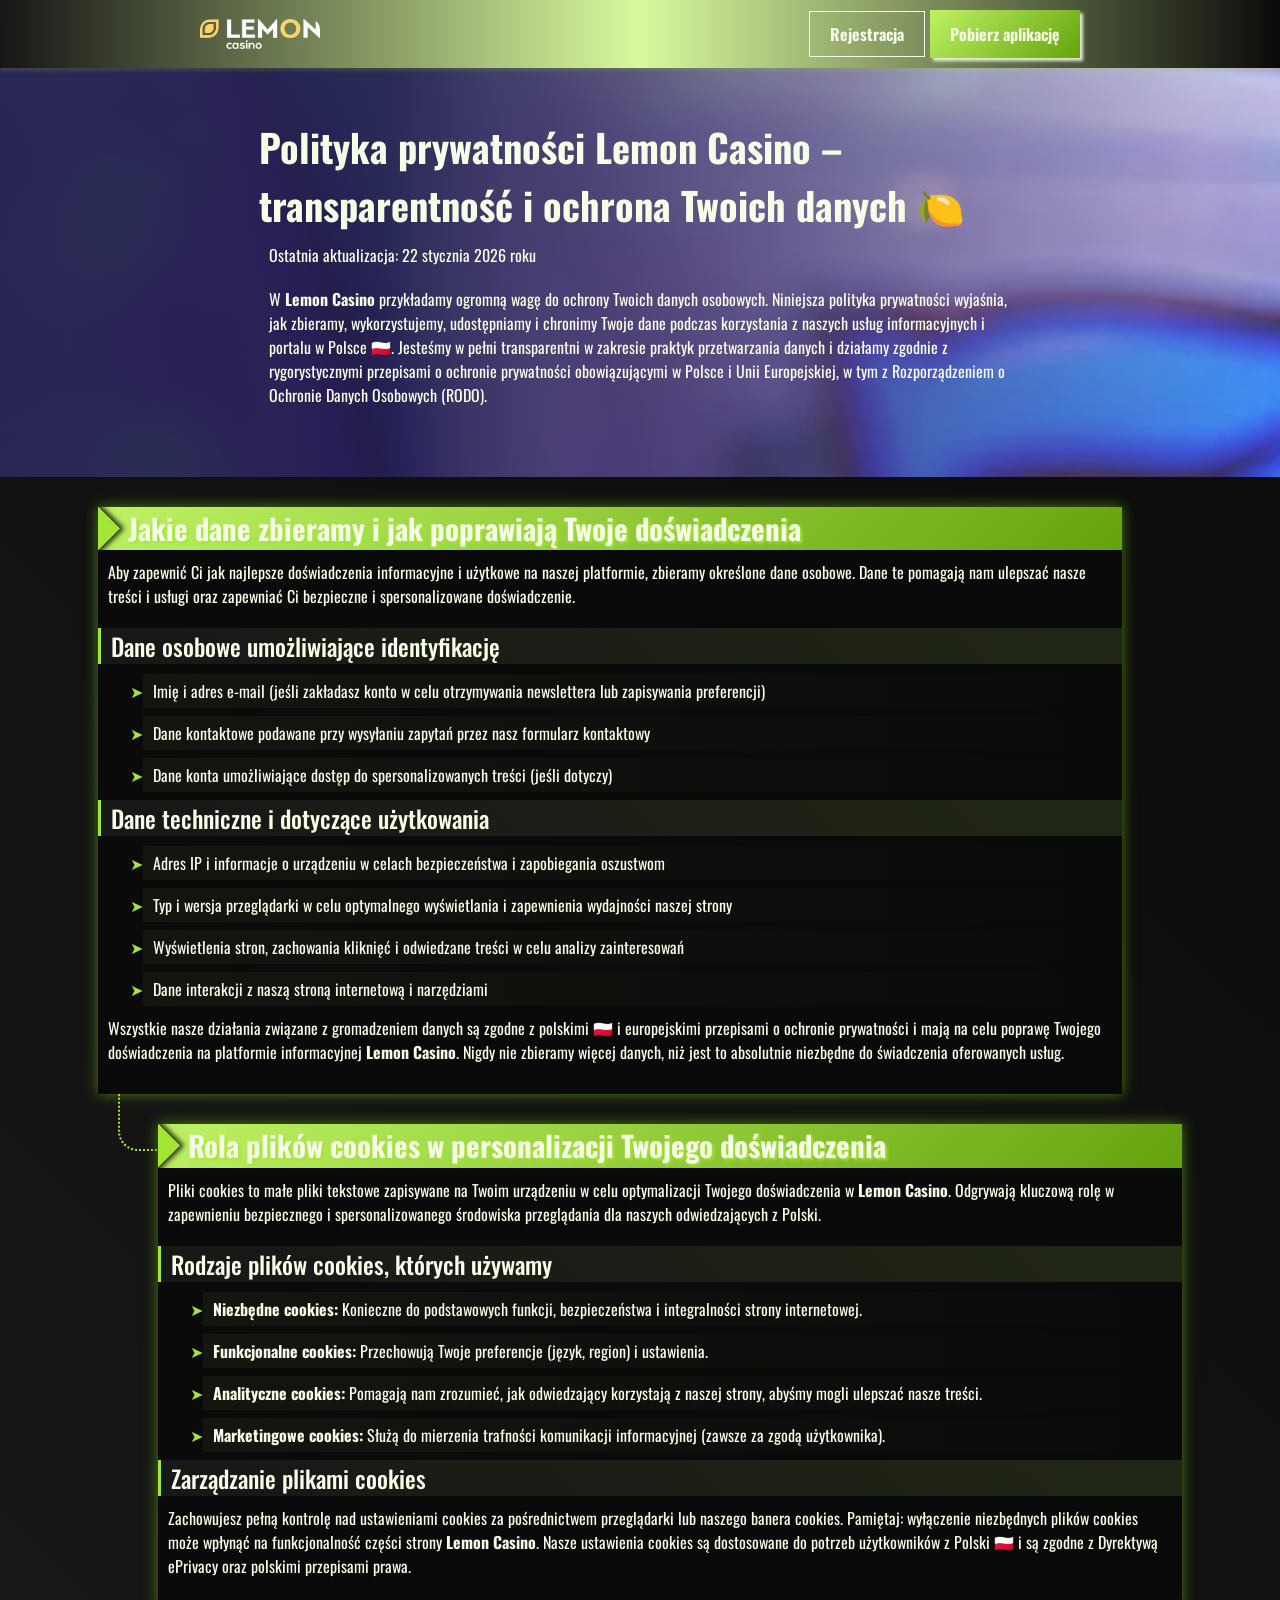
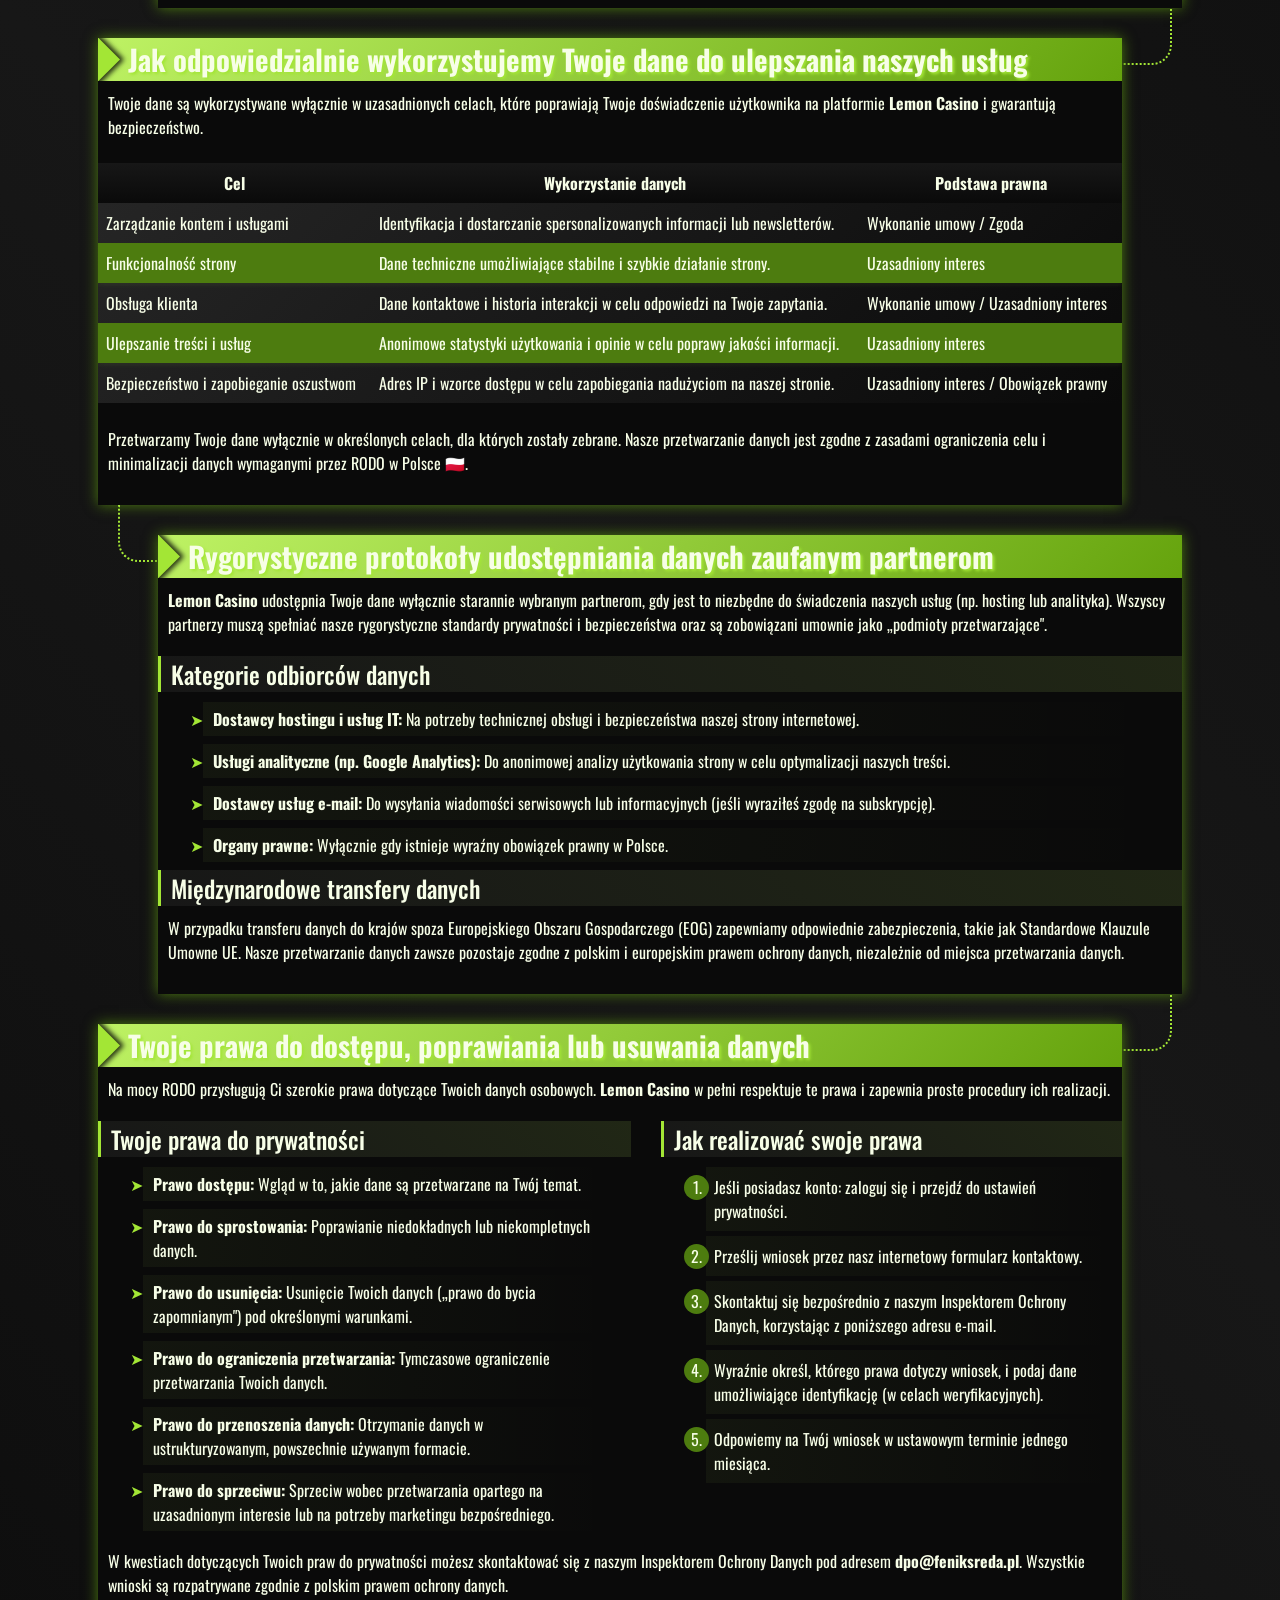
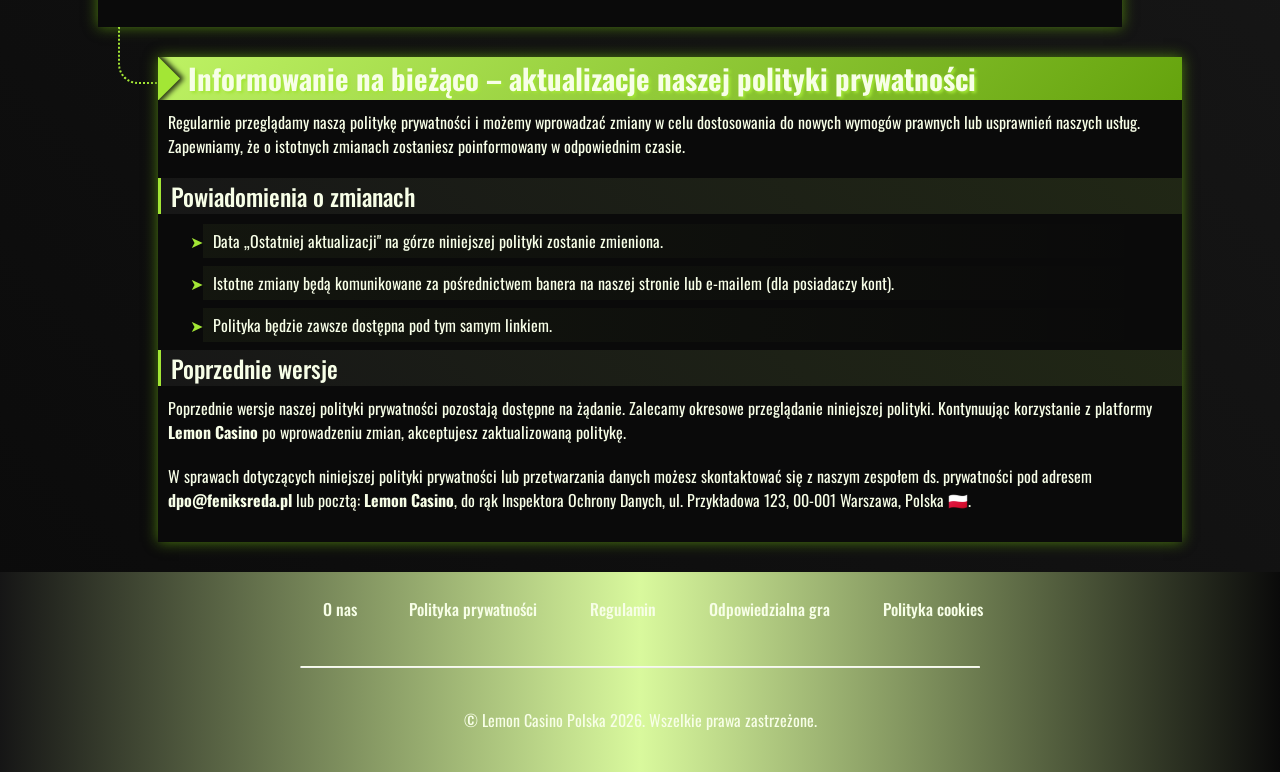
<file: privacy-policy/index.html>
<!DOCTYPE html>
<html lang="pl">

<head>
    <meta charset="UTF-8">
    <meta name="viewport" content="width=device-width, initial-scale=1.0">
    <link rel="stylesheet" href="/style.css">
    <link rel="shortcut icon" href="/favicon.ico" type="image/x-icon">
    <title>Lemon Casino – Polityka prywatności – transparentność i ochrona Twoich danych</title>
    <meta name="description"
        content="Lemon Casino gwarantuje pełną transparentność w przetwarzaniu danych. Dowiedz się, jak bezpiecznie zbieramy, chronimy i wykorzystujemy Twoje dane dla bezpieczniejszego i bardziej spersonalizowanego doświadczenia użytkownika.">
    <meta name="googlebot" content="index,follow,noarchive">

    <link rel="canonical" href="https://feniksreda.pl/privacy-policy/">

    <meta property="og:type" content="website" />
    <meta property="og:title" content="Lemon Casino – Polityka prywatności – transparentność i ochrona Twoich danych" />
    <meta property="og:description" content="Lemon Casino gwarantuje pełną transparentność w przetwarzaniu danych." />
    <meta property="og:url" content="https://feniksreda.pl/privacy-policy/" />
    <meta property="og:site_name" content="Lemon Casino" />
    <meta property="og:locale" content="pl_PL" />

    <script type="application/ld+json">
    {
        "@context": "https://schema.org",
        "@type": "WebPage",
        "name": "Polityka prywatności Lemon Casino",
        "description": "Polityka prywatności Lemon Casino – transparentna ochrona danych użytkowników.",
        "url": "https://feniksreda.pl/privacy-policy/",
        "inLanguage": "pl"
    }
    </script>
</head>

<body>

    <header>
        <div class="logo">
            <a href="/"><img src="/img/logo.webp" alt="Lemon Casino logo" width="140" height="70"></a>
        </div>

        <div class="header-btn">
            <a href="/play/" rel="nofollow" content="noindex" class="h-violet-btn">Rejestracja</a>
            <a href="/play/" rel="nofollow" content="noindex" class="h-accent-btn">Pobierz aplikację</a>
        </div>
    </header>

    <main>
        <div class="promo">
            <div class="promo-l">
                <h1>Polityka prywatności Lemon Casino – transparentność i ochrona Twoich danych 🍋</h1>
                <p class="txt">
                    Ostatnia aktualizacja: 22 stycznia 2026 roku
                </p>
                <p class="txt">
                    W <strong>Lemon Casino</strong> przykładamy ogromną wagę do ochrony Twoich danych osobowych.
                    Niniejsza polityka prywatności wyjaśnia, jak zbieramy, wykorzystujemy, udostępniamy i chronimy
                    Twoje dane podczas korzystania z naszych usług informacyjnych i portalu w Polsce 🇵🇱. Jesteśmy
                    w pełni transparentni w zakresie praktyk przetwarzania danych i działamy zgodnie z
                    rygorystycznymi przepisami o ochronie prywatności obowiązującymi w Polsce i Unii Europejskiej,
                    w tym z Rozporządzeniem o Ochronie Danych Osobowych (RODO).
                </p>
            </div>
        </div>

        <div class="wrapper">
            <div class="container">
                <div class="container__header">
                    <h2>Jakie dane zbieramy i jak poprawiają Twoje doświadczenia</h2>
                </div>
                <p class="txt">
                    Aby zapewnić Ci jak najlepsze doświadczenia informacyjne i użytkowe na naszej platformie,
                    zbieramy określone dane osobowe. Dane te pomagają nam ulepszać nasze treści i usługi oraz
                    zapewniać Ci bezpieczne i spersonalizowane doświadczenie.
                </p>

                <h3>Dane osobowe umożliwiające identyfikację</h3>
                <ul>
                    <li>Imię i adres e-mail (jeśli zakładasz konto w celu otrzymywania newslettera lub zapisywania
                        preferencji)</li>
                    <li>Dane kontaktowe podawane przy wysyłaniu zapytań przez nasz formularz kontaktowy</li>
                    <li>Dane konta umożliwiające dostęp do spersonalizowanych treści (jeśli dotyczy)</li>
                </ul>

                <h3>Dane techniczne i dotyczące użytkowania</h3>
                <ul>
                    <li>Adres IP i informacje o urządzeniu w celach bezpieczeństwa i zapobiegania oszustwom</li>
                    <li>Typ i wersja przeglądarki w celu optymalnego wyświetlania i zapewnienia wydajności naszej
                        strony</li>
                    <li>Wyświetlenia stron, zachowania kliknięć i odwiedzane treści w celu analizy zainteresowań</li>
                    <li>Dane interakcji z naszą stroną internetową i narzędziami</li>
                </ul>

                <p class="txt">
                    Wszystkie nasze działania związane z gromadzeniem danych są zgodne z polskimi 🇵🇱 i europejskimi
                    przepisami o ochronie prywatności i mają na celu poprawę Twojego doświadczenia na platformie
                    informacyjnej <strong>Lemon Casino</strong>. Nigdy nie zbieramy więcej danych, niż jest to
                    absolutnie niezbędne do świadczenia oferowanych usług.
                </p>
            </div>

            <div class="container">
                <div class="container__header">
                    <h2>Rola plików cookies w personalizacji Twojego doświadczenia</h2>
                </div>
                <p class="txt">
                    Pliki cookies to małe pliki tekstowe zapisywane na Twoim urządzeniu w celu optymalizacji
                    Twojego doświadczenia w <strong>Lemon Casino</strong>. Odgrywają kluczową rolę w zapewnieniu
                    bezpiecznego i spersonalizowanego środowiska przeglądania dla naszych odwiedzających z Polski.
                </p>

                <h3>Rodzaje plików cookies, których używamy</h3>
                <ul>
                    <li><strong>Niezbędne cookies:</strong> Konieczne do podstawowych funkcji, bezpieczeństwa i
                        integralności strony internetowej.</li>
                    <li><strong>Funkcjonalne cookies:</strong> Przechowują Twoje preferencje (język, region) i
                        ustawienia.</li>
                    <li><strong>Analityczne cookies:</strong> Pomagają nam zrozumieć, jak odwiedzający korzystają
                        z naszej strony, abyśmy mogli ulepszać nasze treści.</li>
                    <li><strong>Marketingowe cookies:</strong> Służą do mierzenia trafności komunikacji
                        informacyjnej (zawsze za zgodą użytkownika).</li>
                </ul>

                <h3>Zarządzanie plikami cookies</h3>
                <p class="txt">
                    Zachowujesz pełną kontrolę nad ustawieniami cookies za pośrednictwem przeglądarki lub naszego
                    banera cookies. Pamiętaj: wyłączenie niezbędnych plików cookies może wpłynąć na funkcjonalność
                    części strony <strong>Lemon Casino</strong>. Nasze ustawienia cookies są dostosowane do potrzeb
                    użytkowników z Polski 🇵🇱 i są zgodne z Dyrektywą ePrivacy oraz polskimi przepisami prawa.
                </p>
            </div>

            <div class="container">
                <div class="container__header">
                    <h2>Jak odpowiedzialnie wykorzystujemy Twoje dane do ulepszania naszych usług</h2>
                </div>
                <p class="txt">
                    Twoje dane są wykorzystywane wyłącznie w uzasadnionych celach, które poprawiają Twoje
                    doświadczenie użytkownika na platformie <strong>Lemon Casino</strong> i gwarantują
                    bezpieczeństwo.
                </p>

                <div class="table-wrapper">
                    <table>
                        <thead>
                            <tr>
                                <th>Cel</th>
                                <th>Wykorzystanie danych</th>
                                <th>Podstawa prawna</th>
                            </tr>
                        </thead>
                        <tbody>
                            <tr>
                                <td>Zarządzanie kontem i usługami</td>
                                <td>Identyfikacja i dostarczanie spersonalizowanych informacji lub newsletterów.</td>
                                <td>Wykonanie umowy / Zgoda</td>
                            </tr>
                            <tr>
                                <td>Funkcjonalność strony</td>
                                <td>Dane techniczne umożliwiające stabilne i szybkie działanie strony.</td>
                                <td>Uzasadniony interes</td>
                            </tr>
                            <tr>
                                <td>Obsługa klienta</td>
                                <td>Dane kontaktowe i historia interakcji w celu odpowiedzi na Twoje zapytania.</td>
                                <td>Wykonanie umowy / Uzasadniony interes</td>
                            </tr>
                            <tr>
                                <td>Ulepszanie treści i usług</td>
                                <td>Anonimowe statystyki użytkowania i opinie w celu poprawy jakości informacji.</td>
                                <td>Uzasadniony interes</td>
                            </tr>
                            <tr>
                                <td>Bezpieczeństwo i zapobieganie oszustwom</td>
                                <td>Adres IP i wzorce dostępu w celu zapobiegania nadużyciom na naszej stronie.</td>
                                <td>Uzasadniony interes / Obowiązek prawny</td>
                            </tr>
                        </tbody>
                    </table>
                </div>

                <p class="txt">
                    Przetwarzamy Twoje dane wyłącznie w określonych celach, dla których zostały zebrane. Nasze
                    przetwarzanie danych jest zgodne z zasadami ograniczenia celu i minimalizacji danych wymaganymi
                    przez RODO w Polsce 🇵🇱.
                </p>
            </div>

            <div class="container">
                <div class="container__header">
                    <h2>Rygorystyczne protokoły udostępniania danych zaufanym partnerom</h2>
                </div>
                <p class="txt">
                    <strong>Lemon Casino</strong> udostępnia Twoje dane wyłącznie starannie wybranym partnerom,
                    gdy jest to niezbędne do świadczenia naszych usług (np. hosting lub analityka). Wszyscy
                    partnerzy muszą spełniać nasze rygorystyczne standardy prywatności i bezpieczeństwa oraz są
                    zobowiązani umownie jako „podmioty przetwarzające".
                </p>

                <h3>Kategorie odbiorców danych</h3>
                <ul>
                    <li><strong>Dostawcy hostingu i usług IT:</strong> Na potrzeby technicznej obsługi i
                        bezpieczeństwa naszej strony internetowej.</li>
                    <li><strong>Usługi analityczne (np. Google Analytics):</strong> Do anonimowej analizy
                        użytkowania strony w celu optymalizacji naszych treści.</li>
                    <li><strong>Dostawcy usług e-mail:</strong> Do wysyłania wiadomości serwisowych lub
                        informacyjnych (jeśli wyraziłeś zgodę na subskrypcję).</li>
                    <li><strong>Organy prawne:</strong> Wyłącznie gdy istnieje wyraźny obowiązek prawny w Polsce.</li>
                </ul>

                <h3>Międzynarodowe transfery danych</h3>
                <p class="txt">
                    W przypadku transferu danych do krajów spoza Europejskiego Obszaru Gospodarczego (EOG)
                    zapewniamy odpowiednie zabezpieczenia, takie jak Standardowe Klauzule Umowne UE. Nasze
                    przetwarzanie danych zawsze pozostaje zgodne z polskim i europejskim prawem ochrony danych,
                    niezależnie od miejsca przetwarzania danych.
                </p>
            </div>

            <div class="container">
                <div class="container__header">
                    <h2>Twoje prawa do dostępu, poprawiania lub usuwania danych</h2>
                </div>
                <p class="txt">
                    Na mocy RODO przysługują Ci szerokie prawa dotyczące Twoich danych osobowych.
                    <strong>Lemon Casino</strong> w pełni respektuje te prawa i zapewnia proste procedury ich
                    realizacji.
                </p>

                <div class="comparison-list">
                    <div>
                        <h3>Twoje prawa do prywatności</h3>
                        <ul>
                            <li><strong>Prawo dostępu:</strong> Wgląd w to, jakie dane są przetwarzane na Twój
                                temat.</li>
                            <li><strong>Prawo do sprostowania:</strong> Poprawianie niedokładnych lub niekompletnych
                                danych.</li>
                            <li><strong>Prawo do usunięcia:</strong> Usunięcie Twoich danych („prawo do bycia
                                zapomnianym") pod określonymi warunkami.</li>
                            <li><strong>Prawo do ograniczenia przetwarzania:</strong> Tymczasowe ograniczenie
                                przetwarzania Twoich danych.</li>
                            <li><strong>Prawo do przenoszenia danych:</strong> Otrzymanie danych w ustrukturyzowanym,
                                powszechnie używanym formacie.</li>
                            <li><strong>Prawo do sprzeciwu:</strong> Sprzeciw wobec przetwarzania opartego na
                                uzasadnionym interesie lub na potrzeby marketingu bezpośredniego.</li>
                        </ul>
                    </div>

                    <div>
                        <h3>Jak realizować swoje prawa</h3>
                        <ol>
                            <li>Jeśli posiadasz konto: zaloguj się i przejdź do ustawień prywatności.</li>
                            <li>Prześlij wniosek przez nasz internetowy <a href="/contact/">formularz
                                    kontaktowy</a>.</li>
                            <li>Skontaktuj się bezpośrednio z naszym Inspektorem Ochrony Danych, korzystając z
                                poniższego adresu e-mail.</li>
                            <li>Wyraźnie określ, którego prawa dotyczy wniosek, i podaj dane umożliwiające
                                identyfikację (w celach weryfikacyjnych).</li>
                            <li>Odpowiemy na Twój wniosek w ustawowym terminie jednego miesiąca.</li>
                        </ol>
                    </div>
                </div>

                <p class="txt">
                    W kwestiach dotyczących Twoich praw do prywatności możesz skontaktować się z naszym
                    Inspektorem Ochrony Danych pod adresem <strong>dpo@feniksreda.pl</strong>. Wszystkie wnioski
                    są rozpatrywane zgodnie z polskim prawem ochrony danych.
                </p>
            </div>

            <div class="container">
                <div class="container__header">
                    <h2>Informowanie na bieżąco – aktualizacje naszej polityki prywatności</h2>
                </div>
                <p class="txt">
                    Regularnie przeglądamy naszą politykę prywatności i możemy wprowadzać zmiany w celu
                    dostosowania do nowych wymogów prawnych lub usprawnień naszych usług. Zapewniamy, że
                    o istotnych zmianach zostaniesz poinformowany w odpowiednim czasie.
                </p>

                <h3>Powiadomienia o zmianach</h3>
                <ul>
                    <li>Data „Ostatniej aktualizacji" na górze niniejszej polityki zostanie zmieniona.</li>
                    <li>Istotne zmiany będą komunikowane za pośrednictwem banera na naszej stronie lub e-mailem
                        (dla posiadaczy kont).</li>
                    <li>Polityka będzie zawsze dostępna pod tym samym linkiem.</li>
                </ul>

                <h3>Poprzednie wersje</h3>
                <p class="txt">
                    Poprzednie wersje naszej polityki prywatności pozostają dostępne na żądanie. Zalecamy
                    okresowe przeglądanie niniejszej polityki. Kontynuując korzystanie z platformy
                    <strong>Lemon Casino</strong> po wprowadzeniu zmian, akceptujesz zaktualizowaną politykę.
                </p>

                <p class="txt">
                    W sprawach dotyczących niniejszej polityki prywatności lub przetwarzania danych możesz
                    skontaktować się z naszym zespołem ds. prywatności pod adresem
                    <strong>dpo@feniksreda.pl</strong> lub pocztą: <strong>Lemon Casino</strong>, do rąk
                    Inspektora Ochrony Danych, ul. Przykładowa 123, 00-001 Warszawa, Polska 🇵🇱.
                </p>
            </div>
        </div>
    </main>

    <footer>
        <ul class="f-nav">
            <li>
                <a href="/about-us/">O nas</a>
            </li>
            <li>
                <a href="/privacy-policy/">Polityka prywatności</a>
            </li>
            <li>
                <a href="/terms-and-conditions/">Regulamin</a>
            </li>
            <li>
                <a href="/responsible-gambling/">Odpowiedzialna gra</a>
            </li>
            <li>
                <a href="/cookie-policy/">Polityka cookies</a>
            </li>
        </ul>

        <hr>

        <p class="txt">
            © Lemon Casino Polska 2026. Wszelkie prawa zastrzeżone.
        </p>
    </footer>
</body>

</html>
</file>
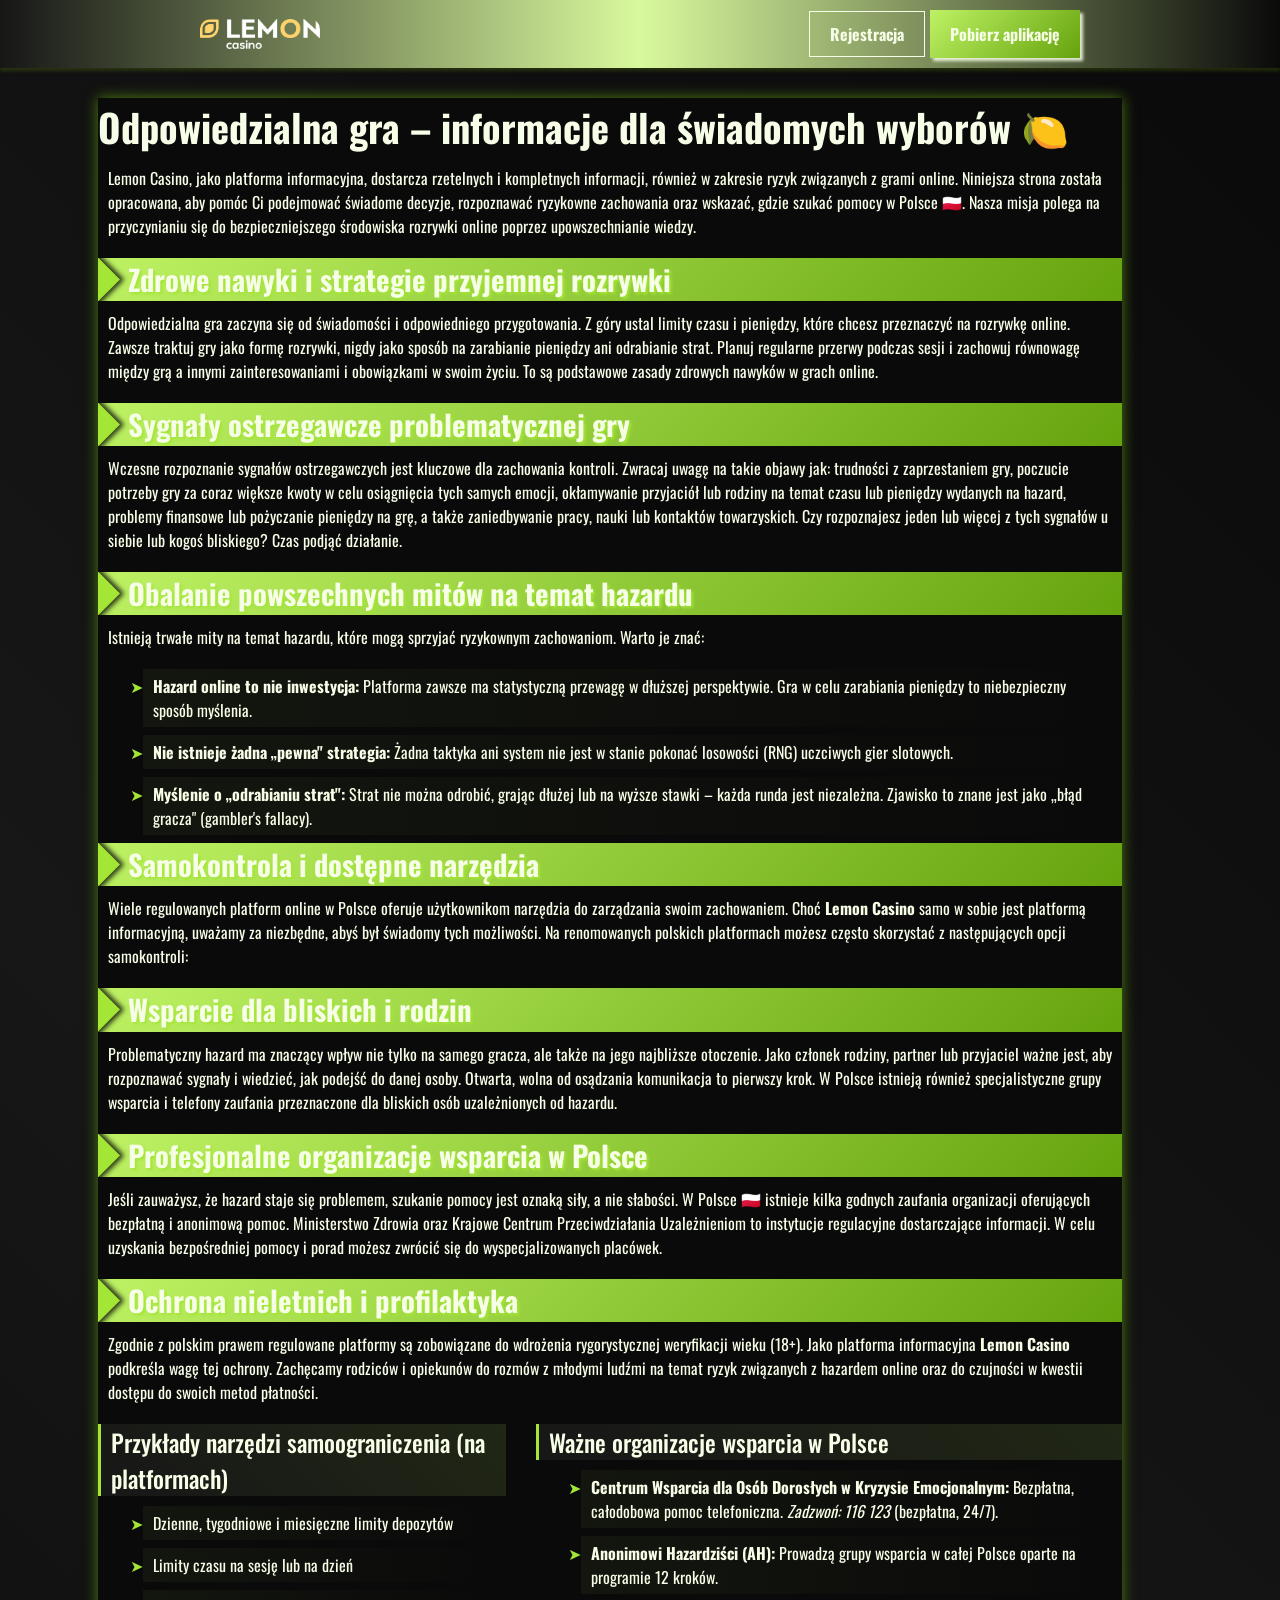
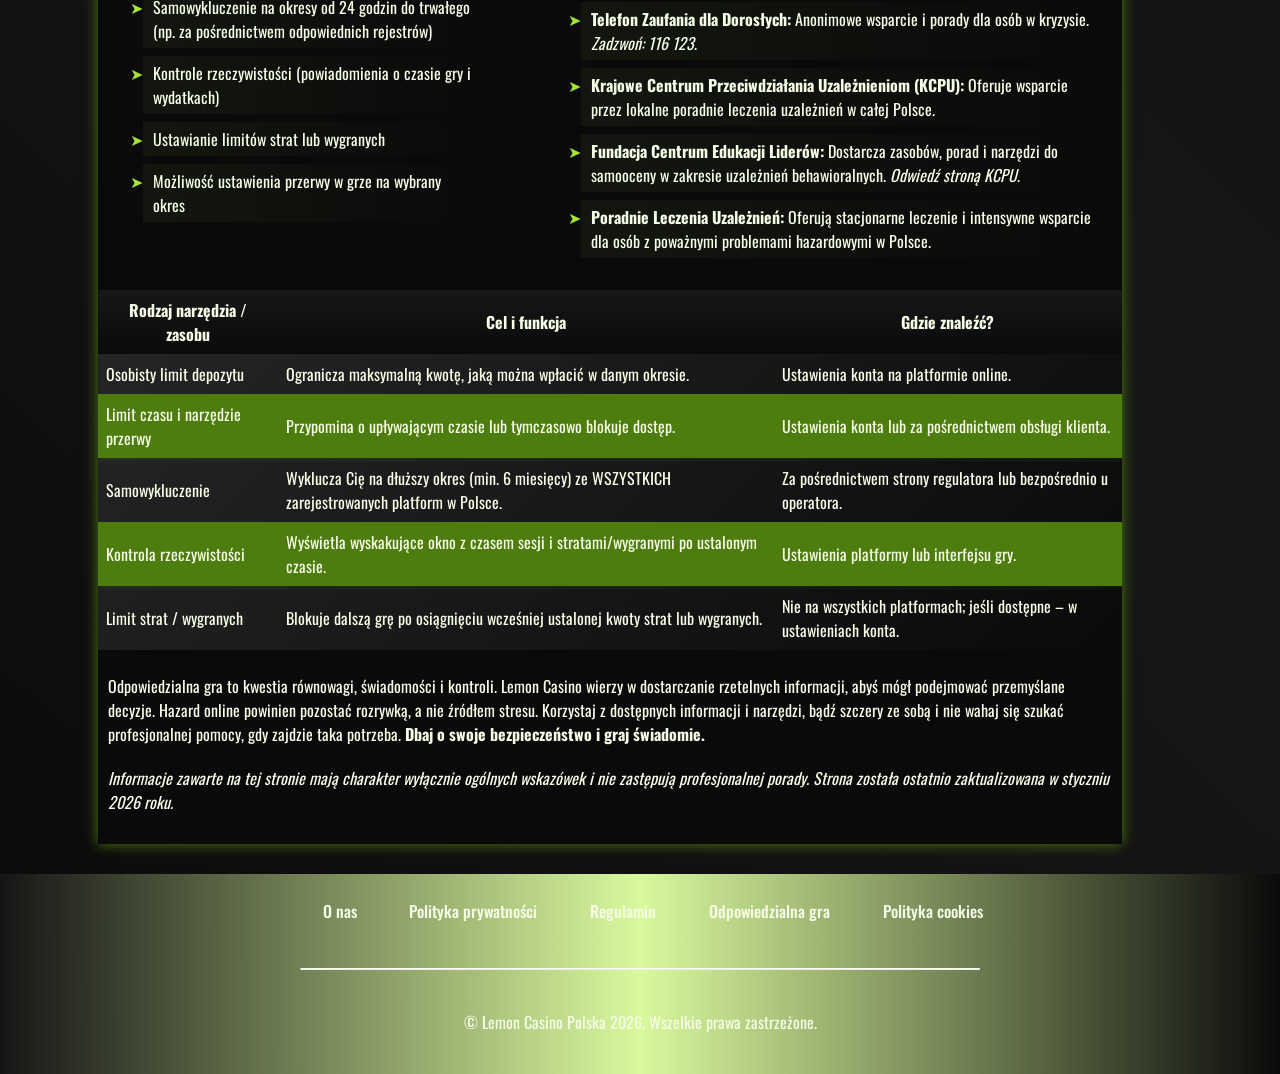
<file: responsible-gambling/index.html>
<!DOCTYPE html>
<html lang="pl">

<head>
    <meta charset="UTF-8">
    <meta name="viewport" content="width=device-width, initial-scale=1.0">
    <link rel="stylesheet" href="/style.css">
    <link rel="shortcut icon" href="/favicon.ico" type="image/x-icon">
    <title>Odpowiedzialna gra – informacje i wsparcie od Lemon Casino</title>
    <meta name="description"
        content="Lemon Casino dostarcza informacji na temat odpowiedzialnej gry. Naucz się rozpoznawać ryzykowne zachowania, poznaj narzędzia samokontroli i znajdź profesjonalne organizacje wsparcia dla bezpiecznej i świadomej rozrywki online w Polsce.">
    <meta name="googlebot" content="index,follow,noarchive">

    <link rel="canonical" href="https://feniksreda.pl/responsible-gambling/">

    <meta property="og:type" content="website" />
    <meta property="og:title" content="Odpowiedzialna gra – informacje i wsparcie od Lemon Casino" />
    <meta property="og:description"
        content="Lemon Casino dostarcza informacji na temat odpowiedzialnej gry. Naucz się rozpoznawać ryzykowne zachowania i znajdź skuteczne narzędzia samokontroli." />
    <meta property="og:url" content="https://feniksreda.pl/responsible-gambling/" />
    <meta property="og:site_name" content="Lemon Casino" />
    <meta property="og:locale" content="pl_PL" />

    <meta name="twitter:card" content="summary" />
    <meta name="twitter:title" content="Odpowiedzialna gra – informacje od Lemon Casino" />
    <meta name="twitter:description"
        content="Strategie i narzędzia zdrowego i świadomego korzystania z rozrywki online, opracowane przez Lemon Casino." />
</head>

<body>

    <header>
        <div class="logo">
            <a href="/"><img src="/img/logo.webp" alt="Lemon Casino logo" width="140" height="70"></a>
        </div>

        <div class="header-btn">
            <a href="/play/" rel="nofollow" content="noindex" class="h-violet-btn">Rejestracja</a>
            <a href="/play/" rel="nofollow" content="noindex" class="h-accent-btn">Pobierz aplikację</a>
        </div>
    </header>

    <main>
        <div class="wrapper">
            <div class="container">
                <h1>Odpowiedzialna gra – informacje dla świadomych wyborów 🍋</h1>
                <p class="txt">
                    Lemon Casino, jako platforma informacyjna, dostarcza rzetelnych i kompletnych informacji,
                    również w zakresie ryzyk związanych z grami online. Niniejsza strona została opracowana,
                    aby pomóc Ci podejmować świadome decyzje, rozpoznawać ryzykowne zachowania oraz wskazać,
                    gdzie szukać pomocy w Polsce 🇵🇱. Nasza misja polega na przyczynianiu się do bezpieczniejszego
                    środowiska rozrywki online poprzez upowszechnianie wiedzy.
                </p>

                <div class="container__header">
                    <h2>Zdrowe nawyki i strategie przyjemnej rozrywki</h2>
                </div>
                <p class="txt">
                    Odpowiedzialna gra zaczyna się od świadomości i odpowiedniego przygotowania. Z góry ustal
                    limity czasu i pieniędzy, które chcesz przeznaczyć na rozrywkę online. Zawsze traktuj gry
                    jako formę rozrywki, nigdy jako sposób na zarabianie pieniędzy ani odrabianie strat.
                    Planuj regularne przerwy podczas sesji i zachowuj równowagę między grą a innymi
                    zainteresowaniami i obowiązkami w swoim życiu. To są podstawowe zasady zdrowych nawyków
                    w grach online.
                </p>

                <div class="container__header">
                    <h2>Sygnały ostrzegawcze problematycznej gry</h2>
                </div>
                <p class="txt">
                    Wczesne rozpoznanie sygnałów ostrzegawczych jest kluczowe dla zachowania kontroli. Zwracaj
                    uwagę na takie objawy jak: trudności z zaprzestaniem gry, poczucie potrzeby gry za coraz
                    większe kwoty w celu osiągnięcia tych samych emocji, okłamywanie przyjaciół lub rodziny
                    na temat czasu lub pieniędzy wydanych na hazard, problemy finansowe lub pożyczanie pieniędzy
                    na grę, a także zaniedbywanie pracy, nauki lub kontaktów towarzyskich. Czy rozpoznajesz
                    jeden lub więcej z tych sygnałów u siebie lub kogoś bliskiego? Czas podjąć działanie.
                </p>

                <div class="container__header">
                    <h2>Obalanie powszechnych mitów na temat hazardu</h2>
                </div>
                <p class="txt">
                    Istnieją trwałe mity na temat hazardu, które mogą sprzyjać ryzykownym zachowaniom.
                    Warto je znać:
                <ul>
                    <li><strong>Hazard online to nie inwestycja:</strong> Platforma zawsze ma statystyczną
                        przewagę w dłuższej perspektywie. Gra w celu zarabiania pieniędzy to niebezpieczny
                        sposób myślenia.</li>
                    <li><strong>Nie istnieje żadna „pewna" strategia:</strong> Żadna taktyka ani system nie
                        jest w stanie pokonać losowości (RNG) uczciwych gier slotowych.</li>
                    <li><strong>Myślenie o „odrabianiu strat":</strong> Strat nie można odrobić, grając dłużej
                        lub na wyższe stawki – każda runda jest niezależna. Zjawisko to znane jest jako
                        „błąd gracza" (gambler's fallacy).</li>
                </ul>
                </p>

                <div class="container__header">
                    <h2>Samokontrola i dostępne narzędzia</h2>
                </div>
                <p class="txt">
                    Wiele regulowanych platform online w Polsce oferuje użytkownikom narzędzia do zarządzania
                    swoim zachowaniem. Choć <strong>Lemon Casino</strong> samo w sobie jest platformą
                    informacyjną, uważamy za niezbędne, abyś był świadomy tych możliwości. Na renomowanych
                    polskich platformach możesz często skorzystać z następujących opcji samokontroli:
                </p>

                <div class="container__header">
                    <h2>Wsparcie dla bliskich i rodzin</h2>
                </div>
                <p class="txt">
                    Problematyczny hazard ma znaczący wpływ nie tylko na samego gracza, ale także na jego
                    najbliższe otoczenie. Jako członek rodziny, partner lub przyjaciel ważne jest, aby
                    rozpoznawać sygnały i wiedzieć, jak podejść do danej osoby. Otwarta, wolna od osądzania
                    komunikacja to pierwszy krok. W Polsce istnieją również specjalistyczne grupy wsparcia
                    i telefony zaufania przeznaczone dla bliskich osób uzależnionych od hazardu.
                </p>

                <div class="container__header">
                    <h2>Profesjonalne organizacje wsparcia w Polsce</h2>
                </div>
                <p class="txt">
                    Jeśli zauważysz, że hazard staje się problemem, szukanie pomocy jest oznaką siły,
                    a nie słabości. W Polsce 🇵🇱 istnieje kilka godnych zaufania organizacji oferujących
                    bezpłatną i anonimową pomoc. Ministerstwo Zdrowia oraz Krajowe Centrum Przeciwdziałania
                    Uzależnieniom to instytucje regulacyjne dostarczające informacji. W celu uzyskania
                    bezpośredniej pomocy i porad możesz zwrócić się do wyspecjalizowanych placówek.
                </p>

                <div class="container__header">
                    <h2>Ochrona nieletnich i profilaktyka</h2>
                </div>
                <p class="txt">
                    Zgodnie z polskim prawem regulowane platformy są zobowiązane do wdrożenia rygorystycznej
                    weryfikacji wieku (18+). Jako platforma informacyjna <strong>Lemon Casino</strong>
                    podkreśla wagę tej ochrony. Zachęcamy rodziców i opiekunów do rozmów z młodymi ludźmi
                    na temat ryzyk związanych z hazardem online oraz do czujności w kwestii dostępu do swoich
                    metod płatności.
                </p>

                <div class="comparison-list">
                    <div>
                        <h3>Przykłady narzędzi samoograniczenia (na platformach)</h3>
                        <ul>
                            <li>Dzienne, tygodniowe i miesięczne limity depozytów</li>
                            <li>Limity czasu na sesję lub na dzień</li>
                            <li>Samowykluczenie na okresy od 24 godzin do trwałego (np. za pośrednictwem
                                odpowiednich rejestrów)</li>
                            <li>Kontrole rzeczywistości (powiadomienia o czasie gry i wydatkach)</li>
                            <li>Ustawianie limitów strat lub wygranych</li>
                            <li>Możliwość ustawienia przerwy w grze na wybrany okres</li>
                        </ul>
                    </div>

                    <div>
                        <h3>Ważne organizacje wsparcia w Polsce</h3>
                        <ul>
                            <li><strong>Centrum Wsparcia dla Osób Dorosłych w Kryzysie Emocjonalnym:</strong>
                                Bezpłatna, całodobowa pomoc telefoniczna.
                                <em>Zadzwoń: 116 123</em> (bezpłatna, 24/7).
                            </li>
                            <li><strong>Anonimowi Hazardziści (AH):</strong> Prowadzą grupy wsparcia w całej
                                Polsce oparte na programie 12 kroków.</li>
                            <li><strong>Telefon Zaufania dla Dorosłych:</strong> Anonimowe wsparcie i porady
                                dla osób w kryzysie.
                                <em>Zadzwoń: 116 123</em>.
                            </li>
                            <li><strong>Krajowe Centrum Przeciwdziałania Uzależnieniom (KCPU):</strong>
                                Oferuje wsparcie przez lokalne poradnie leczenia uzależnień w całej Polsce.</li>
                            <li><strong>Fundacja Centrum Edukacji Liderów:</strong> Dostarcza zasobów,
                                porad i narzędzi do samooceny w zakresie uzależnień behawioralnych.
                                <em>Odwiedź stroną KCPU</em>.
                            </li>
                            <li><strong>Poradnie Leczenia Uzależnień:</strong> Oferują stacjonarne leczenie
                                i intensywne wsparcie dla osób z poważnymi problemami hazardowymi w Polsce.</li>
                        </ul>
                    </div>
                </div>

                <div class="table-wrapper">
                    <table>
                        <thead>
                            <tr>
                                <th>Rodzaj narzędzia / zasobu</th>
                                <th>Cel i funkcja</th>
                                <th>Gdzie znaleźć?</th>
                            </tr>
                        </thead>
                        <tbody>
                            <tr>
                                <td>Osobisty limit depozytu</td>
                                <td>Ogranicza maksymalną kwotę, jaką można wpłacić w danym okresie.</td>
                                <td>Ustawienia konta na platformie online.</td>
                            </tr>
                            <tr>
                                <td>Limit czasu i narzędzie przerwy</td>
                                <td>Przypomina o upływającym czasie lub tymczasowo blokuje dostęp.</td>
                                <td>Ustawienia konta lub za pośrednictwem obsługi klienta.</td>
                            </tr>
                            <tr>
                                <td>Samowykluczenie</td>
                                <td>Wyklucza Cię na dłuższy okres (min. 6 miesięcy) ze WSZYSTKICH
                                    zarejestrowanych platform w Polsce.</td>
                                <td>Za pośrednictwem strony regulatora lub bezpośrednio u operatora.</td>
                            </tr>
                            <tr>
                                <td>Kontrola rzeczywistości</td>
                                <td>Wyświetla wyskakujące okno z czasem sesji i stratami/wygranymi po
                                    ustalonym czasie.</td>
                                <td>Ustawienia platformy lub interfejsu gry.</td>
                            </tr>
                            <tr>
                                <td>Limit strat / wygranych</td>
                                <td>Blokuje dalszą grę po osiągnięciu wcześniej ustalonej kwoty strat
                                    lub wygranych.</td>
                                <td>Nie na wszystkich platformach; jeśli dostępne – w ustawieniach konta.</td>
                            </tr>
                        </tbody>
                    </table>
                </div>

                <p class="txt">
                    Odpowiedzialna gra to kwestia równowagi, świadomości i kontroli. Lemon Casino wierzy
                    w dostarczanie rzetelnych informacji, abyś mógł podejmować przemyślane decyzje. Hazard
                    online powinien pozostać rozrywką, a nie źródłem stresu. Korzystaj z dostępnych informacji
                    i narzędzi, bądź szczery ze sobą i nie wahaj się szukać profesjonalnej pomocy, gdy
                    zajdzie taka potrzeba.
                    <strong>Dbaj o swoje bezpieczeństwo i graj świadomie.</strong>
                </p>
                <p class="txt"><em>Informacje zawarte na tej stronie mają charakter wyłącznie ogólnych
                        wskazówek i nie zastępują profesjonalnej porady. Strona została ostatnio
                        zaktualizowana w styczniu 2026 roku.</em></p>
            </div>
        </div>
    </main>

    <footer>
        <ul class="f-nav">
            <li>
                <a href="/about-us/">O nas</a>
            </li>
            <li>
                <a href="/privacy-policy/">Polityka prywatności</a>
            </li>
            <li>
                <a href="/terms-and-conditions/">Regulamin</a>
            </li>
            <li>
                <a href="/responsible-gambling/">Odpowiedzialna gra</a>
            </li>
            <li>
                <a href="/cookie-policy/">Polityka cookies</a>
            </li>
        </ul>

        <hr>

        <p class="txt">
            © Lemon Casino Polska 2026. Wszelkie prawa zastrzeżone.
        </p>
    </footer>
</body>

</html>
</file>
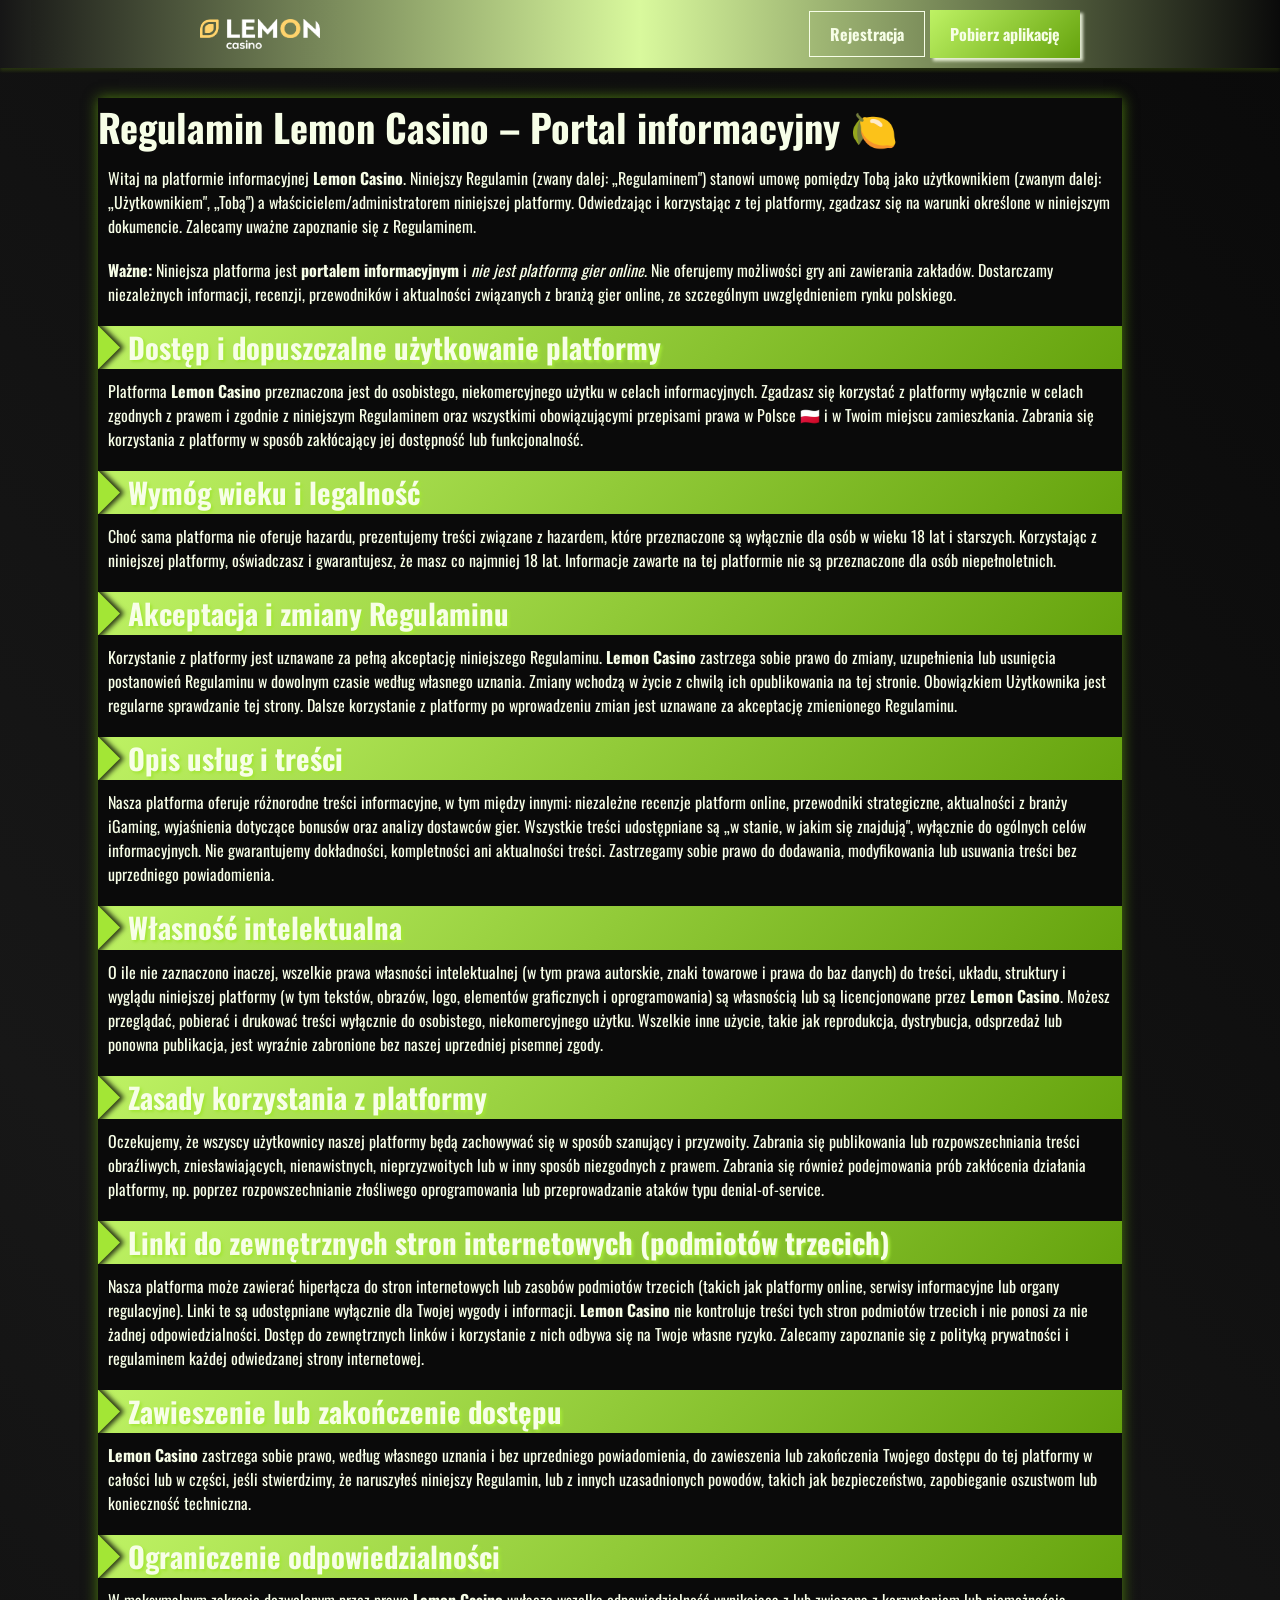
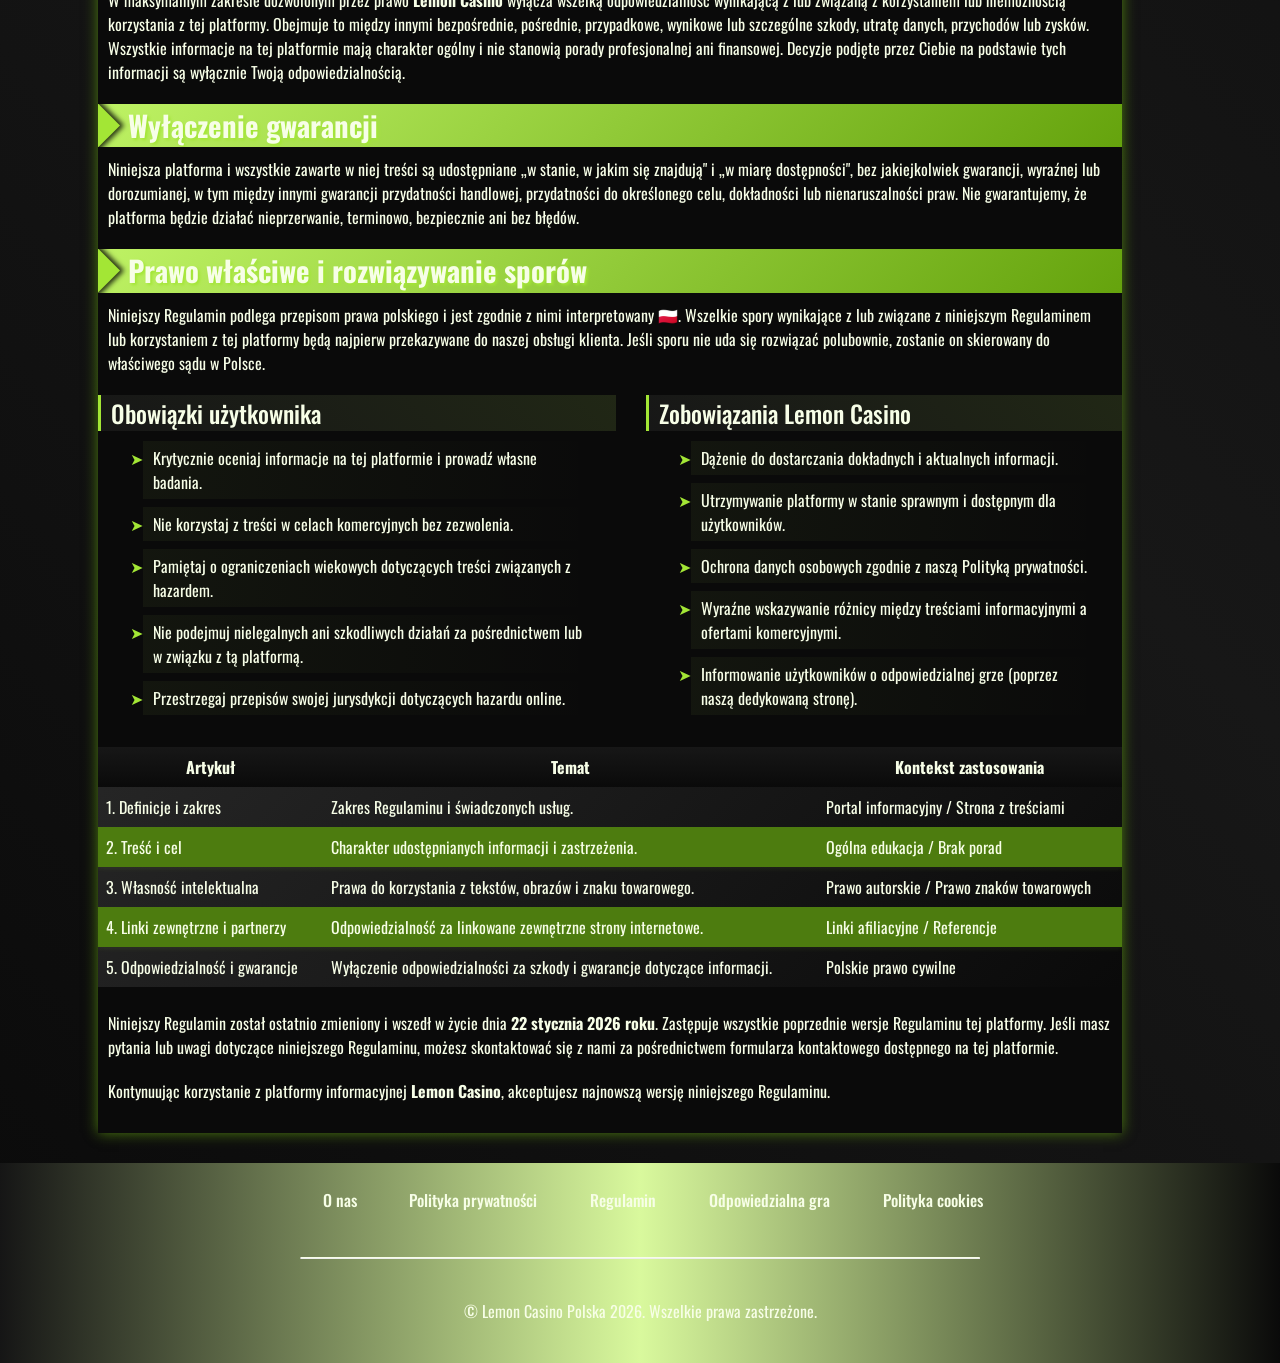
<file: terms-and-conditions/index.html>
<!DOCTYPE html>
<html lang="pl">

<head>
    <meta charset="UTF-8">
    <meta name="viewport" content="width=device-width, initial-scale=1.0">
    <link rel="stylesheet" href="/style.css">
    <link rel="shortcut icon" href="/favicon.ico" type="image/x-icon">
    <title>Regulamin – Platforma informacyjna Lemon Casino</title>
    <meta name="description"
        content="Korzystając z platformy Lemon Casino, akceptujesz niniejszy Regulamin, który określa zakres naszych usług, opisuje Twoje prawa i promuje odpowiedzialne korzystanie z naszych informacji.">
    <meta name="googlebot" content="index,follow,noarchive">

    <link rel="canonical" href="https://feniksreda.pl/terms-and-conditions/">

    <meta property="og:type" content="website" />
    <meta property="og:title" content="Regulamin – Platforma informacyjna Lemon Casino" />
    <meta property="og:description"
        content="Zapoznaj się z Regulaminem platformy informacyjnej Lemon Casino, aby jasno zrozumieć zakres świadczonych usług." />
    <meta property="og:url" content="https://feniksreda.pl/terms-and-conditions/" />
    <meta property="og:site_name" content="Lemon Casino" />
    <meta property="og:locale" content="pl_PL" />

    <meta name="twitter:card" content="summary" />
    <meta name="twitter:title" content="Regulamin – Lemon Casino" />
    <meta name="twitter:description" content="Oficjalny regulamin użytkowania portalu informacyjnego Lemon Casino." />
</head>

<body>

    <header>
        <div class="logo">
            <a href="/"><img src="/img/logo.webp" alt="Lemon Casino logo" width="140" height="70"></a>
        </div>

        <div class="header-btn">
            <a href="/play/" rel="nofollow" content="noindex" class="h-violet-btn">Rejestracja</a>
            <a href="/play/" rel="nofollow" content="noindex" class="h-accent-btn">Pobierz aplikację</a>
        </div>
    </header>

    <main>
        <div class="wrapper">
            <div class="container">
                <h1>Regulamin Lemon Casino – Portal informacyjny 🍋</h1>
                <p class="txt">
                    Witaj na platformie informacyjnej <strong>Lemon Casino</strong>. Niniejszy Regulamin
                    (zwany dalej: „Regulaminem") stanowi umowę pomiędzy Tobą jako użytkownikiem (zwanym dalej:
                    „Użytkownikiem", „Tobą") a właścicielem/administratorem niniejszej platformy. Odwiedzając
                    i korzystając z tej platformy, zgadzasz się na warunki określone w niniejszym dokumencie.
                    Zalecamy uważne zapoznanie się z Regulaminem.
                </p>
                <p class="txt">
                    <strong>Ważne:</strong> Niniejsza platforma jest <strong>portalem informacyjnym</strong>
                    i <em>nie jest platformą gier online</em>. Nie oferujemy możliwości gry ani zawierania
                    zakładów. Dostarczamy niezależnych informacji, recenzji, przewodników i aktualności
                    związanych z branżą gier online, ze szczególnym uwzględnieniem rynku polskiego.
                </p>

                <div class="container__header">
                    <h2>Dostęp i dopuszczalne użytkowanie platformy</h2>
                </div>
                <p class="txt">
                    Platforma <strong>Lemon Casino</strong> przeznaczona jest do osobistego, niekomercyjnego
                    użytku w celach informacyjnych. Zgadzasz się korzystać z platformy wyłącznie w celach
                    zgodnych z prawem i zgodnie z niniejszym Regulaminem oraz wszystkimi obowiązującymi
                    przepisami prawa w Polsce 🇵🇱 i w Twoim miejscu zamieszkania. Zabrania się korzystania
                    z platformy w sposób zakłócający jej dostępność lub funkcjonalność.
                </p>

                <div class="container__header">
                    <h2>Wymóg wieku i legalność</h2>
                </div>
                <p class="txt">
                    Choć sama platforma nie oferuje hazardu, prezentujemy treści związane z hazardem,
                    które przeznaczone są wyłącznie dla osób w wieku 18 lat i starszych. Korzystając
                    z niniejszej platformy, oświadczasz i gwarantujesz, że masz co najmniej 18 lat.
                    Informacje zawarte na tej platformie nie są przeznaczone dla osób niepełnoletnich.
                </p>

                <div class="container__header">
                    <h2>Akceptacja i zmiany Regulaminu</h2>
                </div>
                <p class="txt">
                    Korzystanie z platformy jest uznawane za pełną akceptację niniejszego Regulaminu.
                    <strong>Lemon Casino</strong> zastrzega sobie prawo do zmiany, uzupełnienia lub usunięcia
                    postanowień Regulaminu w dowolnym czasie według własnego uznania. Zmiany wchodzą w życie
                    z chwilą ich opublikowania na tej stronie. Obowiązkiem Użytkownika jest regularne
                    sprawdzanie tej strony. Dalsze korzystanie z platformy po wprowadzeniu zmian jest uznawane
                    za akceptację zmienionego Regulaminu.
                </p>

                <div class="container__header">
                    <h2>Opis usług i treści</h2>
                </div>
                <p class="txt">
                    Nasza platforma oferuje różnorodne treści informacyjne, w tym między innymi: niezależne
                    recenzje platform online, przewodniki strategiczne, aktualności z branży iGaming,
                    wyjaśnienia dotyczące bonusów oraz analizy dostawców gier. Wszystkie treści udostępniane
                    są „w stanie, w jakim się znajdują", wyłącznie do ogólnych celów informacyjnych. Nie
                    gwarantujemy dokładności, kompletności ani aktualności treści. Zastrzegamy sobie prawo
                    do dodawania, modyfikowania lub usuwania treści bez uprzedniego powiadomienia.
                </p>

                <div class="container__header">
                    <h2>Własność intelektualna</h2>
                </div>
                <p class="txt">
                    O ile nie zaznaczono inaczej, wszelkie prawa własności intelektualnej (w tym prawa
                    autorskie, znaki towarowe i prawa do baz danych) do treści, układu, struktury i wyglądu
                    niniejszej platformy (w tym tekstów, obrazów, logo, elementów graficznych i
                    oprogramowania) są własnością lub są licencjonowane przez <strong>Lemon Casino</strong>.
                    Możesz przeglądać, pobierać i drukować treści wyłącznie do osobistego, niekomercyjnego
                    użytku. Wszelkie inne użycie, takie jak reprodukcja, dystrybucja, odsprzedaż lub
                    ponowna publikacja, jest wyraźnie zabronione bez naszej uprzedniej pisemnej zgody.
                </p>

                <div class="container__header">
                    <h2>Zasady korzystania z platformy</h2>
                </div>
                <p class="txt">
                    Oczekujemy, że wszyscy użytkownicy naszej platformy będą zachowywać się w sposób
                    szanujący i przyzwoity. Zabrania się publikowania lub rozpowszechniania treści
                    obraźliwych, zniesławiających, nienawistnych, nieprzyzwoitych lub w inny sposób
                    niezgodnych z prawem. Zabrania się również podejmowania prób zakłócenia działania
                    platformy, np. poprzez rozpowszechnianie złośliwego oprogramowania lub przeprowadzanie
                    ataków typu denial-of-service.
                </p>

                <div class="container__header">
                    <h2>Linki do zewnętrznych stron internetowych (podmiotów trzecich)</h2>
                </div>
                <p class="txt">
                    Nasza platforma może zawierać hiperłącza do stron internetowych lub zasobów podmiotów
                    trzecich (takich jak platformy online, serwisy informacyjne lub organy regulacyjne).
                    Linki te są udostępniane wyłącznie dla Twojej wygody i informacji.
                    <strong>Lemon Casino</strong> nie kontroluje treści tych stron podmiotów trzecich i nie
                    ponosi za nie żadnej odpowiedzialności. Dostęp do zewnętrznych linków i korzystanie z
                    nich odbywa się na Twoje własne ryzyko. Zalecamy zapoznanie się z polityką prywatności
                    i regulaminem każdej odwiedzanej strony internetowej.
                </p>

                <div class="container__header">
                    <h2>Zawieszenie lub zakończenie dostępu</h2>
                </div>
                <p class="txt">
                    <strong>Lemon Casino</strong> zastrzega sobie prawo, według własnego uznania i bez
                    uprzedniego powiadomienia, do zawieszenia lub zakończenia Twojego dostępu do tej
                    platformy w całości lub w części, jeśli stwierdzimy, że naruszyłeś niniejszy Regulamin,
                    lub z innych uzasadnionych powodów, takich jak bezpieczeństwo, zapobieganie oszustwom
                    lub konieczność techniczna.
                </p>

                <div class="container__header">
                    <h2>Ograniczenie odpowiedzialności</h2>
                </div>
                <p class="txt">
                    W maksymalnym zakresie dozwolonym przez prawo <strong>Lemon Casino</strong> wyłącza
                    wszelką odpowiedzialność wynikającą z lub związaną z korzystaniem lub niemożnością
                    korzystania z tej platformy. Obejmuje to między innymi bezpośrednie, pośrednie,
                    przypadkowe, wynikowe lub szczególne szkody, utratę danych, przychodów lub zysków.
                    Wszystkie informacje na tej platformie mają charakter ogólny i nie stanowią porady
                    profesjonalnej ani finansowej. Decyzje podjęte przez Ciebie na podstawie tych informacji
                    są wyłącznie Twoją odpowiedzialnością.
                </p>

                <div class="container__header">
                    <h2>Wyłączenie gwarancji</h2>
                </div>
                <p class="txt">
                    Niniejsza platforma i wszystkie zawarte w niej treści są udostępniane „w stanie, w jakim
                    się znajdują" i „w miarę dostępności", bez jakiejkolwiek gwarancji, wyraźnej lub
                    dorozumianej, w tym między innymi gwarancji przydatności handlowej, przydatności do
                    określonego celu, dokładności lub nienaruszalności praw. Nie gwarantujemy, że platforma
                    będzie działać nieprzerwanie, terminowo, bezpiecznie ani bez błędów.
                </p>

                <div class="container__header">
                    <h2>Prawo właściwe i rozwiązywanie sporów</h2>
                </div>
                <p class="txt">
                    Niniejszy Regulamin podlega przepisom prawa polskiego i jest zgodnie z nimi interpretowany
                    🇵🇱. Wszelkie spory wynikające z lub związane z niniejszym Regulaminem lub korzystaniem
                    z tej platformy będą najpierw przekazywane do naszej obsługi klienta. Jeśli sporu nie
                    uda się rozwiązać polubownie, zostanie on skierowany do właściwego sądu w Polsce.
                </p>

                <div class="comparison-list">
                    <div>
                        <h3>Obowiązki użytkownika</h3>
                        <ul>
                            <li>Krytycznie oceniaj informacje na tej platformie i prowadź własne badania.</li>
                            <li>Nie korzystaj z treści w celach komercyjnych bez zezwolenia.</li>
                            <li>Pamiętaj o ograniczeniach wiekowych dotyczących treści związanych
                                z hazardem.</li>
                            <li>Nie podejmuj nielegalnych ani szkodliwych działań za pośrednictwem lub
                                w związku z tą platformą.</li>
                            <li>Przestrzegaj przepisów swojej jurysdykcji dotyczących hazardu online.</li>
                        </ul>
                    </div>

                    <div>
                        <h3>Zobowiązania Lemon Casino</h3>
                        <ul>
                            <li>Dążenie do dostarczania dokładnych i aktualnych informacji.</li>
                            <li>Utrzymywanie platformy w stanie sprawnym i dostępnym dla użytkowników.</li>
                            <li>Ochrona danych osobowych zgodnie z naszą Polityką prywatności.</li>
                            <li>Wyraźne wskazywanie różnicy między treściami informacyjnymi
                                a ofertami komercyjnymi.</li>
                            <li>Informowanie użytkowników o odpowiedzialnej grze (poprzez naszą
                                dedykowaną stronę).</li>
                        </ul>
                    </div>
                </div>

                <div class="table-wrapper">
                    <table>
                        <thead>
                            <tr>
                                <th>Artykuł</th>
                                <th>Temat</th>
                                <th>Kontekst zastosowania</th>
                            </tr>
                        </thead>
                        <tbody>
                            <tr>
                                <td>1. Definicje i zakres</td>
                                <td>Zakres Regulaminu i świadczonych usług.</td>
                                <td>Portal informacyjny / Strona z treściami</td>
                            </tr>
                            <tr>
                                <td>2. Treść i cel</td>
                                <td>Charakter udostępnianych informacji i zastrzeżenia.</td>
                                <td>Ogólna edukacja / Brak porad</td>
                            </tr>
                            <tr>
                                <td>3. Własność intelektualna</td>
                                <td>Prawa do korzystania z tekstów, obrazów i znaku towarowego.</td>
                                <td>Prawo autorskie / Prawo znaków towarowych</td>
                            </tr>
                            <tr>
                                <td>4. Linki zewnętrzne i partnerzy</td>
                                <td>Odpowiedzialność za linkowane zewnętrzne strony internetowe.</td>
                                <td>Linki afiliacyjne / Referencje</td>
                            </tr>
                            <tr>
                                <td>5. Odpowiedzialność i gwarancje</td>
                                <td>Wyłączenie odpowiedzialności za szkody i gwarancje dotyczące
                                    informacji.</td>
                                <td>Polskie prawo cywilne</td>
                            </tr>
                        </tbody>
                    </table>
                </div>

                <p class="txt">
                    Niniejszy Regulamin został ostatnio zmieniony i wszedł w życie dnia
                    <strong>22 stycznia 2026 roku</strong>. Zastępuje wszystkie poprzednie wersje Regulaminu
                    tej platformy. Jeśli masz pytania lub uwagi dotyczące niniejszego Regulaminu, możesz
                    skontaktować się z nami za pośrednictwem formularza kontaktowego dostępnego na tej
                    platformie.
                </p>
                <p class="txt">
                    Kontynuując korzystanie z platformy informacyjnej <strong>Lemon Casino</strong>,
                    akceptujesz najnowszą wersję niniejszego Regulaminu.
                </p>
            </div>
        </div>
    </main>

    <footer>
        <ul class="f-nav">
            <li>
                <a href="/about-us/">O nas</a>
            </li>
            <li>
                <a href="/privacy-policy/">Polityka prywatności</a>
            </li>
            <li>
                <a href="/terms-and-conditions/">Regulamin</a>
            </li>
            <li>
                <a href="/responsible-gambling/">Odpowiedzialna gra</a>
            </li>
            <li>
                <a href="/cookie-policy/">Polityka cookies</a>
            </li>
        </ul>

        <hr>

        <p class="txt">
            © Lemon Casino Polska 2026. Wszelkie prawa zastrzeżone.
        </p>
    </footer>
</body>

</html>
</file>
<file: style.css>
@font-face {
	font-family: Oswald;
	src: url('./font/Oswald-Regular.ttf') format('truetype');
	font-weight: 400;
	font-style: normal;
}
@font-face {
	font-family: Oswald;
	src: url('./font/Oswald-Medium.ttf') format('truetype');
	font-weight: 500;
	font-style: normal;
}
@font-face {
	font-family: Oswald;
	src: url('./font/Oswald-Bold.ttf') format('truetype');
	font-weight: 700;
	font-style: normal;
}

@font-face {
	font-family: Inter;
	src: url('./font/Inter_18pt-Regular.ttf') format('truetype');
	font-weight: 400;
	font-style: normal;
}
@font-face {
	font-family: Inter;
	src: url('./font/Inter_18pt-Medium.ttf') format('truetype');
	font-weight: 500;
	font-style: normal;
}
@font-face {
	font-family: Inter;
	src: url('./font/Inter_18pt-Bold.ttf') format('truetype');
	font-weight: 700;
	font-style: normal;
}

:root {
	interpolate-size: allow-keywords;

	--background: linear-gradient(45deg, #0a0a0a 0%, #171717 45%, #0a0a0a 100%);
	--header: linear-gradient(90deg, #171717e0, #d9f99d, #0a0a0a);
	--btn-accent: linear-gradient(135deg, #bef264, #65a30d);
	--btn-inherit: #f7fee7;
	--accent: linear-gradient(135deg, #d9f99d, #4d7c0f);
	--sub-title: linear-gradient(-135deg, #bef26420, #171717);
	--gift: #f7fee7e1;
	--gift-bg: rgba(190, 242, 100, 0.05);
	--gift-btn: linear-gradient(135deg, #262626, #0a0a0a);
	--border-radius: 8px;
	--container: #0a0a0a;
	--table: linear-gradient(180deg, #171717, #0a0a0a);
	--minus: #a3e635;
	--shadow: rgba(163, 230, 21, 0.15);
	--second-shadow: #4d7c0f;
	--text-shadow: #bef264;
	--list-bg: linear-gradient(90deg, rgba(190, 242, 100, 0.05), transparent);
}

* {
	margin: 0;
	padding: 0;
	box-sizing: border-box;
	scroll-behavior: smooth;
	text-overflow: clip;
}

ul {
	list-style: '➤';
	margin-left: 25px;
}

ul li,
ol li {
	position: relative;
	z-index: 1;
	background: var(--list-bg);
}

ul li {
	padding: 5px 10px;
	margin: 8px 20px;
}

ul li::marker {
	color: var(--minus);
}

ol li {
	padding: 8px;
	margin: 5px 5px 5px 45px;
}

ol li::before {
	content: '';
	position: absolute;
	top: 8px;
	left: -22px;
	width: 25px;
	height: 25px;
	border-radius: 50%;
	background-color: var(--second-shadow);
	z-index: -1;
}

ol {
	list-style-position: outside;
}

a {
	text-decoration: none;
	color: inherit;
}

img,
video {
	width: 80%;
	height: auto;
	display: block;
	border-radius: var(--border-radius);
}

button {
	all: unset;
	cursor: pointer;
	box-sizing: border-box;
}

input,
textarea,
button,
select {
	font: inherit;
	border: none;
	outline: none;
}

h1,
h2,
h3,
h4,
h5,
h6 {
	font-weight: 500;
	color: var(--btn-inherit) fff;
}

h1 {
	font-weight: 700;
	font-size: 2.4rem;
}

h2 {
	font-size: 1.8rem;
	font-weight: 700;
	text-shadow: 2px 2px 3px var(--minus);
}

h3 {
	font-size: 1.5rem;
	font-weight: 500;
	padding-left: 10px;
	margin-bottom: 10px;
	border-left: 3px solid var(--minus);
	background: var(--sub-title);
}

.txt {
	font-size: 1rem;
	margin: 10px 10px 20px 10px;
}

body {
	font-family: 'Oswald', sans-serif;
	font-size: 1rem;
	line-height: 1.5;
	background: var(--background);
	color: var(--btn-inherit);
	box-sizing: border-box;
}

main {
	width: 100%;
	margin: 0 auto;
}

header {
	padding: 10px 200px;
	height: auto;
	display: flex;
	align-items: center;
	justify-content: space-between;
	background: var(--header);
	box-shadow: 0 3px 3px var(--shadow);
	max-width: 100vw;
	margin: 0 auto;
	position: sticky;
	top: 0;
	z-index: 100;
	overflow: hidden;
}

header img {
	width: 120px;
	height: auto;
	border-radius: 10px;
}

.header-btn {
	display: flex;
	align-items: center;
	justify-content: center;
}

.h-violet-btn {
	padding: 10px 20px;
	font-size: 1rem;
	border: 1px solid var(--btn-inherit);
	margin-right: 5px;
	font-weight: 700;
	transition: all 0.3s ease-in-out;
}

.h-accent-btn {
	padding: 12px 20px;
	font-size: 1rem;
	background: var(--btn-accent);
	box-shadow: 3px 3px 3px var(--gift);
	text-align: center;
	font-weight: 700;
	transition: all 0.3s ease;
}

.h-app-link {
	font-size: 1rem;
	font-weight: 600;
	transition: all 0.5s ease;
}

.h-accent-btn:hover {
	background: white;
	color: var(--minus);
}

.h-violet-btn:hover,
.h-accent-btn:hover {
	transform: scale(0.9);
	box-shadow: 1px 1px 5px var(--gift);
}

.h-app-link:hover {
	font-size: 1.2rem;
}

.wrapper {
	max-width: 80%;
	margin: 0 auto;
}

.promo {
	position: relative;
	display: flex;
	flex-direction: column;
	align-items: center;
	justify-content: space-between;
	padding: 10px;
	margin: 0 auto;
	gap: 10px;
	background-image:
		linear-gradient(90deg, rgba(17, 22, 65, 0.89) 30%, rgba(255, 255, 255, 0) 100%), url(./img/layer.webp);
	background-attachment: fixed;
	background-repeat: no-repeat;
	background-size: cover;
}

.promo-l {
	padding: 40px 60px;
	width: 70%;
	z-index: 10;
}

.promo-gift {
	position: relative;
	display: flex;
	align-items: center;
	width: 60%;
	height: auto;
	padding: 10px 30px;
	text-align: center;
	background: var(--gift-bg);
	backdrop-filter: blur(5px);
}

.gift-box {
	position: absolute;
	left: 0;
	background: var(--gift);
	border-radius: 100%;
	display: none;
	width: 84px;
	height: auto;
	align-items: center;
	justify-content: center;
	padding: 12px;
	margin: 0px auto;
	margin-top: -48px;
}

.txt-accent {
	color: var(--minus);
	font-size: 2rem;
	line-height: 2rem;
	text-transform: uppercase;
	font-weight: 700;
	text-shadow:
		0 0 10px var(--btn-inherit),
		0 0 24px var(--minus),
		-0.2rem 0.1rem 16px var(--minus),
		0.2rem 0.1rem 16px var(--minus),
		0 -0.5rem 32px var(--text-shadow),
		0 0.5rem 48px var(--text-shadow);
	animation:
		shine 2s forwards,
		flicker 3s infinite;
}

.flicker {
	animation:
		shine 2s forwards,
		blink 3s 2s infinite;
}

.fast-flicker {
	animation:
		shine 2s forwards,
		blink 10s 1s infinite;
}

.btn-accent {
	display: inline-block;
	padding: 10px 12px;
	font-size: 1rem;
	background: var(--gift-btn);
	color: var(--btn-inherit) fff;
	border-radius: 10px;
	text-align: center;
	font-weight: 700;
	margin: 10px auto;
	text-transform: uppercase;
	transition: all 0.4s ease-in-out;
}

.btn-accent:hover {
	transform: scale(1.1);
}

.container {
	padding-bottom: 10px;
	margin: 30px auto;
	background: var(--container);
	box-shadow: 0 0 13px var(--second-shadow);
}

.container:nth-child(odd) {
	transform: translateX(-30px);
}

.container:nth-child(even) {
	transform: translateX(30px);
}

.container:not(:last-child)::after {
	content: '';
	position: absolute;
	top: 100%;
	width: 50px;
	height: 55px;
	border-style: dotted;
	border-color: var(--minus);
	z-index: -1;
}

.container:nth-child(odd):not(:last-child)::after {
	left: 20px;
	border-width: 0 0 2px 2px;
	border-bottom-left-radius: 20px;
}

.container:nth-child(even):not(:last-child)::after {
	right: 10px;
	border-width: 0 2px 2px 0;
	border-bottom-right-radius: 20px;
}

.container__header {
	position: relative;
	padding-left: 30px;
	margin-bottom: 10px;
	background: var(--btn-accent);
	overflow: hidden;
}

.container__header::before {
	content: '';
	position: absolute;
	left: -30px;
	aspect-ratio: 1 / 1;
	height: 100%;
	background: var(--minus);
	transform: rotate(45deg);
	box-shadow: 0 0 5px 3px rgba(0, 0, 0, 0.8);
}

.container__body {
	display: flex;
	flex-direction: column;
	gap: 5px;
	margin: 10px auto;
}

.table-wrapper {
	overflow-x: auto;
	margin: 1.5rem 0;
	width: 100%;
}

.table-wrapper table {
	width: 100%;
	border-collapse: collapse;
	color: var(--white);
	font-size: 1rem;
	min-width: 320px;
	background: var(--gift-btn);
}

thead {
	background: var(--table);
}

table td,
table th {
	border: 1px solid var(--background);
	padding: 8px;
}

table tr:nth-child(even) {
	background: var(--second-shadow);
	box-shadow: 0 3px 3px var(--gift-bg);
}
.row-title {
	padding-left: 10px;
	font-weight: bold;
}

.img {
	display: flex;
	justify-content: center;
	position: relative;
}

.quote {
	padding: 0 10px;
	border-left: 1px solid var(--minus);
	border-right: 1px solid var(--minus);
}

hr {
	width: 100%;
	border-top: 1px solid var(--btn-inherit);
	border-radius: 10px;
	margin-top: 10px;
}

.comparison-list {
	display: flex;
	align-items: start;
	justify-content: space-evenly;
	gap: 30px;
}

.faq-content {
	display: flex;
	flex-direction: column;
	gap: 5px;
	background: var(--table);
	padding: 10px;
}

.qa-content {
	margin: 20px auto;
	display: flex;
	flex-direction: column;
}

details::details-content {
	transition:
		height 1s ease,
		opacity 2s ease;
	height: 0;
	opacity: 0;
}

details[open]::details-content {
	height: auto;
	opacity: 1;
}

summary {
	list-style: none;
	cursor: pointer;
	border-left: 5px solid var(--minus);
}

.qa-title {
	width: 100%;
	position: relative;
	margin: 0;
	display: block;
	cursor: pointer;
}

.qa-answaer {
	font-size: 18px;
	padding: 10px;
	margin-left: 10px;
	color: var(--btn-inherit);
	background: var(--second-shadow);
}

.rewiev-item {
	display: flex;
	flex-direction: column;
	gap: 10px;
}

.user-img {
	width: 100px;
	margin: 0 auto;
	border-radius: 50%;
}

.about-author {
	display: flex;
	flex-direction: row;
	align-items: center;
	justify-content: space-between;
	padding-left: 10px;
}

.author-img {
	width: 100px;
	height: auto;
}

.about-author .txt {
	padding: 5px;
	margin: 0 20px;
}

.top-btn {
	position: fixed;
	right: 20px;
	bottom: 20px;
	width: 50px;
	height: 50px;
	background: var(--accent);
	border-radius: 50%;
	display: flex;
	align-items: center;
	justify-content: center;
	z-index: 1000;
	transition: all 0.3s ease;
	box-shadow: 0 4px 12px var(--shadow);
	animation: fade-in linear both;
	animation-timeline: scroll();
	animation-range: 0 800px;
}

.top-btn a {
	text-decoration: none;
	color: transparent;
	position: absolute;
	width: 100%;
	height: 100%;
}

.top-btn::after {
	content: '';
	width: 12px;
	height: 12px;
	border-top: 3px solid var(--btn-inherit);
	border-left: 3px solid var(--btn-inherit);
	transform: rotate(45deg);
	margin-top: 5px;
	pointer-events: none;
}

.cookie-checkbox {
	display: none;
}

.cookie-checkbox:checked + .cookie-modal {
	display: none;
}

.cookie-modal {
	position: fixed;
	bottom: 0;
	display: flex;
	gap: 20px;
	align-items: center;
	justify-content: space-around;
	padding: 10px 20px;
	background: var(--second-shadow);
	box-shadow: 0 0 5px var(--minus);
	z-index: 100;
	transition: opacity 0.3s ease;
}

.cookie-modal .txt {
	margin: 10px;
}

.icon {
	display: flex;
	align-items: center;
	justify-content: center;
	width: 40px;
	height: auto;
	border-radius: 50%;
	background: var(--btn-inherit);
	& img {
		width: 100%;
	}
}

.agree {
	cursor: pointer;
	background: var(--shadow);
}

footer {
	display: flex;
	flex-direction: column;
	align-items: center;
	justify-content: center;
	gap: 30px;
	margin: 0 auto;
	width: 100%;
	padding: 20px 300px;
	background: var(--header);
	text-align: center;
}

.f-nav {
	list-style: none;
	display: flex;
	align-items: center;
	justify-content: space-between;
	width: 100%;
	font-size: 1rem;
	font-weight: 500;
	transition: all 0.4s ease-in-out;
}

.f-nav li {
	margin: 0;
	background: none;
}

.f-nav li:hover {
	color: var(--btn-accent);
}

footer a img {
	width: 80px;
	height: auto;
}
.f-active {
	color: var(--btn-accent);
}

@media (max-width: 1024px) {
	h1 {
		font-size: 2rem;
	}

	h2 {
		font-size: 1.5rem;
	}

	ul {
		margin-left: 0;
	}

	header {
		padding: 6px;
		margin: 0 auto;
		text-align: center;
		align-items: center;
		justify-content: space-around;
		gap: 4px;
		max-width: 100vw;
		margin: 0 auto;
		position: sticky;
		top: 0;
		z-index: 100;
	}

	header img {
		max-width: 100px;
	}

	.h-violet-btn {
		margin-right: 10px;
	}

	.h-violet-btn,
	.h-accent-btn {
		padding: 10px 14px;
	}

	.header-app {
		position: absolute;
		bottom: -24px;
		background: var(--header);
		width: 100vw;
	}

	.promo {
		width: 100%;
		padding: 20px 10px;
		margin: 0 auto;
		flex-direction: column;
	}

	.promo-l {
		width: 100%;
		padding: 20px;
	}

	.promo-gift {
		width: 100%;
		padding: 10px;
	}

	.txt-accent {
		font-size: 1rem;
	}

	.container:not(:last-child)::after {
		left: 50%;
		transform: translateX(-50%);
		width: 0;
		height: 50px;
		border-width: 0 0 0 2px;
		border-style: dotted;
		border-color: var(--second-shadow);
		border-radius: 0;
		z-index: -1;
	}

	.container:nth-child(odd):not(:last-child)::after {
		left: 50%;
	}

	.container__header::before {
		transform: none;
		aspect-ratio: 1/2;
	}

	table {
		width: 100%;
	}

	.comparison-list {
		flex-direction: column;
	}

	.wrapper {
		max-width: 100%;
		padding: 10px;
		margin: 20px auto;
	}

	.container:nth-child(odd) {
		transform: translateX(0);
	}

	.container:nth-child(even) {
		transform: translateX(0);
	}

	.top-btn {
		right: 10px;
		bottom: 10px;
		width: 35px;
		height: 35px;
	}

	.cookie-modal {
		flex-direction: column;
		padding: 10px;
		gap: 8px;
	}

	.cookie-modal .txt {
		font-size: 0.75rem;
	}

	.agree {
		padding: 5px 10px;
	}

	footer {
		padding: 10px;
		text-align: center;
		gap: 15px;
	}

	footer ul:first-child {
		flex-direction: column;
	}
}

/* Animation */

@keyframes morph {
	0% {
		border-radius: 60% 40% 30% 70% / 60% 30% 70% 40%;
	}
	25% {
		border-radius: 45% 55% 50% 50% / 55% 45% 55% 45%;
	}
	50% {
		border-radius: 30% 70% 70% 30% / 30% 30% 70% 70%;
	}
	75% {
		border-radius: 55% 45% 40% 60% / 45% 55% 45% 55%;
	}
	100% {
		border-radius: 60% 40% 30% 70% / 60% 30% 70% 40%;
	}
}

@keyframes float {
	0%,
	100% {
		transform: translate(0, 0) rotate(0deg);
	}
	33% {
		transform: translate(30px, -50px) rotate(5deg);
	}
	66% {
		transform: translate(-20px, 20px) rotate(-5deg);
	}
}

@keyframes pulse-shadow {
	0% {
		box-shadow: 0 0 25px 3px var(--second-shadow);
	}
	50% {
		box-shadow: 0 0 15px 8px var(--second-shadow);
	}
	100% {
		box-shadow: 0 0 25px 3px var(--second-shadow);
	}
}

@keyframes blink {
	0%,
	22%,
	36%,
	75% {
		color: var(--btn-inherit);
		text-shadow:
			0 0 0.6rem var(--btn-inherit),
			0 0 1.5rem var(--minus),
			-0.2rem 0.1rem 1rem var(--minus),
			0.2rem 0.1rem 1rem var(--minus),
			0 -0.5rem 2rem var(--text-shadow),
			0 0.5rem 3rem var(--text-shadow);
	}
	28%,
	33% {
		color: var(--minus);
		text-shadow: none;
	}
	82%,
	97% {
		color: var(--text-shadow);
		text-shadow: none;
	}
}

@keyframes shine {
	0% {
		color: #6b1839;
		text-shadow: none;
	}
	100% {
		color: var(--btn-inherit);
		text-shadow:
			0 0 0.6rem var(--btn-inherit),
			0 0 1.5rem var(--minus),
			-0.2rem 0.1rem 1rem var(--minus),
			0.2rem 0.1rem 1rem var(--minus),
			0 -0.5rem 2rem var(--text-shadow),
			0 0.5rem 3rem var(--text-shadow);
	}
}

@keyframes flicker {
	from {
		opacity: 1;
	}

	4% {
		opacity: 0.9;
	}

	6% {
		opacity: 0.85;
	}

	8% {
		opacity: 0.95;
	}

	10% {
		opacity: 0.9;
	}

	11% {
		opacity: 0.922;
	}

	12% {
		opacity: 0.9;
	}

	14% {
		opacity: 0.95;
	}

	16% {
		opacity: 0.98;
	}

	17% {
		opacity: 0.9;
	}

	19% {
		opacity: 0.93;
	}

	20% {
		opacity: 0.99;
	}

	24% {
		opacity: 1;
	}

	26% {
		opacity: 0.94;
	}

	28% {
		opacity: 0.98;
	}

	37% {
		opacity: 0.93;
	}

	38% {
		opacity: 0.5;
	}

	39% {
		opacity: 0.96;
	}

	42% {
		opacity: 1;
	}

	44% {
		opacity: 0.97;
	}

	46% {
		opacity: 0.94;
	}

	56% {
		opacity: 0.9;
	}

	58% {
		opacity: 0.9;
	}

	60% {
		opacity: 0.99;
	}

	68% {
		opacity: 1;
	}

	70% {
		opacity: 0.9;
	}

	72% {
		opacity: 0.95;
	}

	93% {
		opacity: 0.93;
	}

	95% {
		opacity: 0.95;
	}

	97% {
		opacity: 0.93;
	}

	to {
		opacity: 1;
	}
}

@keyframes fade-in {
	from {
		opacity: 0;
		visibility: hidden;
	}
	to {
		opacity: 1;
		visibility: visible;
	}
}

/* End Animation */
</file>
